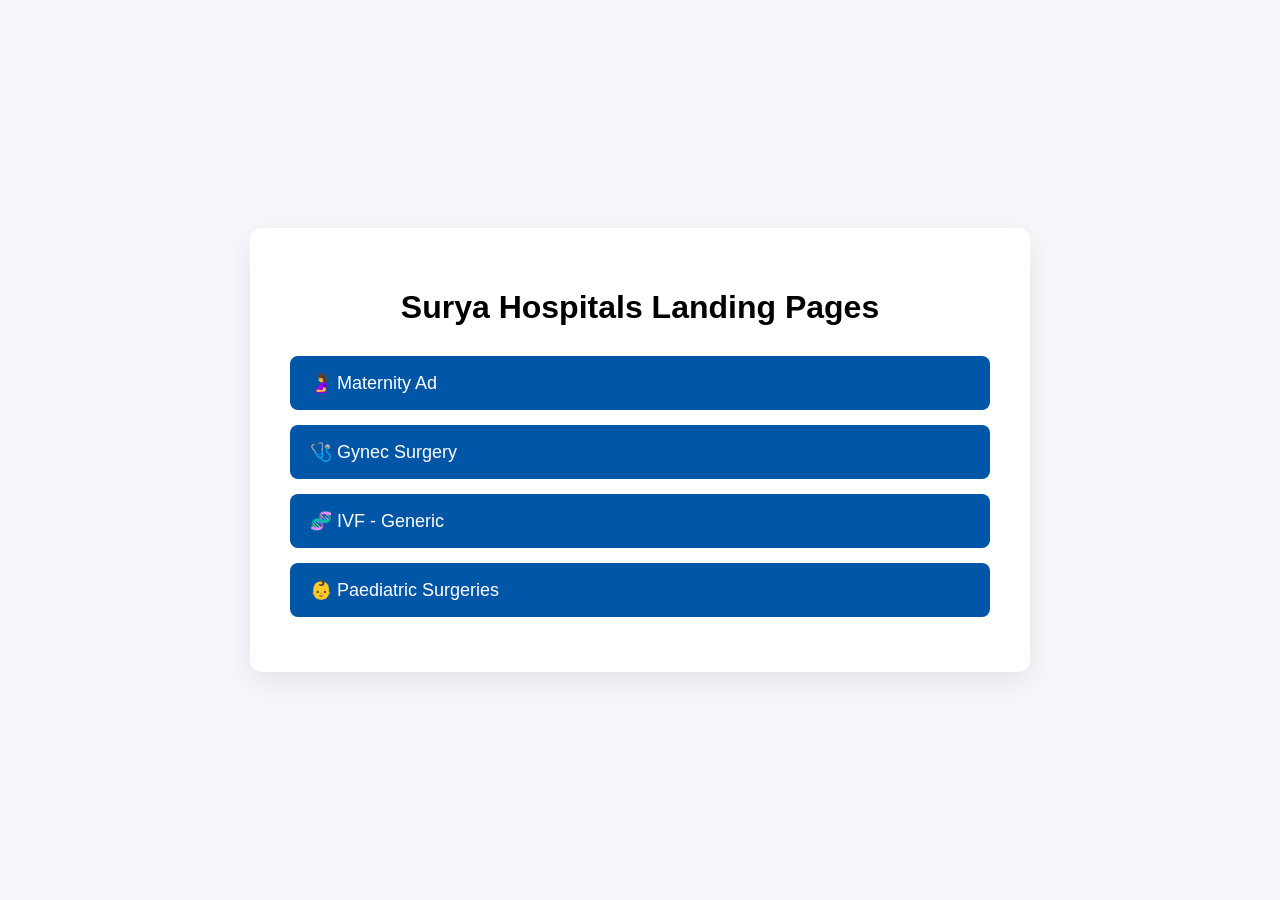
<file: index.html>
<!DOCTYPE html>
<html lang="en">

<head>
    <meta charset="UTF-8">
    <meta name="viewport" content="width=device-width, initial-scale=1.0">
    <title>Surya Hospitals Landing Pages</title>

    <style>
        body {
            font-family: Arial, sans-serif;
            background: #f5f7fb;
            display: flex;
            justify-content: center;
            align-items: center;
            min-height: 100vh;
            margin: 0;
        }

        .container {
            width: 90%;
            max-width: 700px;
            background: #fff;
            padding: 40px;
            border-radius: 12px;
            box-shadow: 0 10px 30px rgba(0, 0, 0, .08);
        }

        h1 {
            text-align: center;
            margin-bottom: 30px;
        }

        a {
            display: block;
            padding: 16px 20px;
            margin: 15px 0;
            background: #0056a6;
            color: #fff;
            text-decoration: none;
            border-radius: 8px;
            font-size: 18px;
            transition: .3s;
        }

        a:hover {
            background: #003f7d;
            transform: translateX(5px);
        }
    </style>
</head>




<body>

    <div class="container">

        <h1>Surya Hospitals Landing Pages</h1>

        <a href="./maternity-ad/">🤰 Maternity Ad</a>

        <a href="./gynec-surgery/">🩺 Gynec Surgery</a>

        <a href="./ivf-generic/">🧬 IVF - Generic</a>

        <a href="./paediatric-surgeries/">👶 Paediatric Surgeries</a>

    </div>

</body>

</html>
</file>
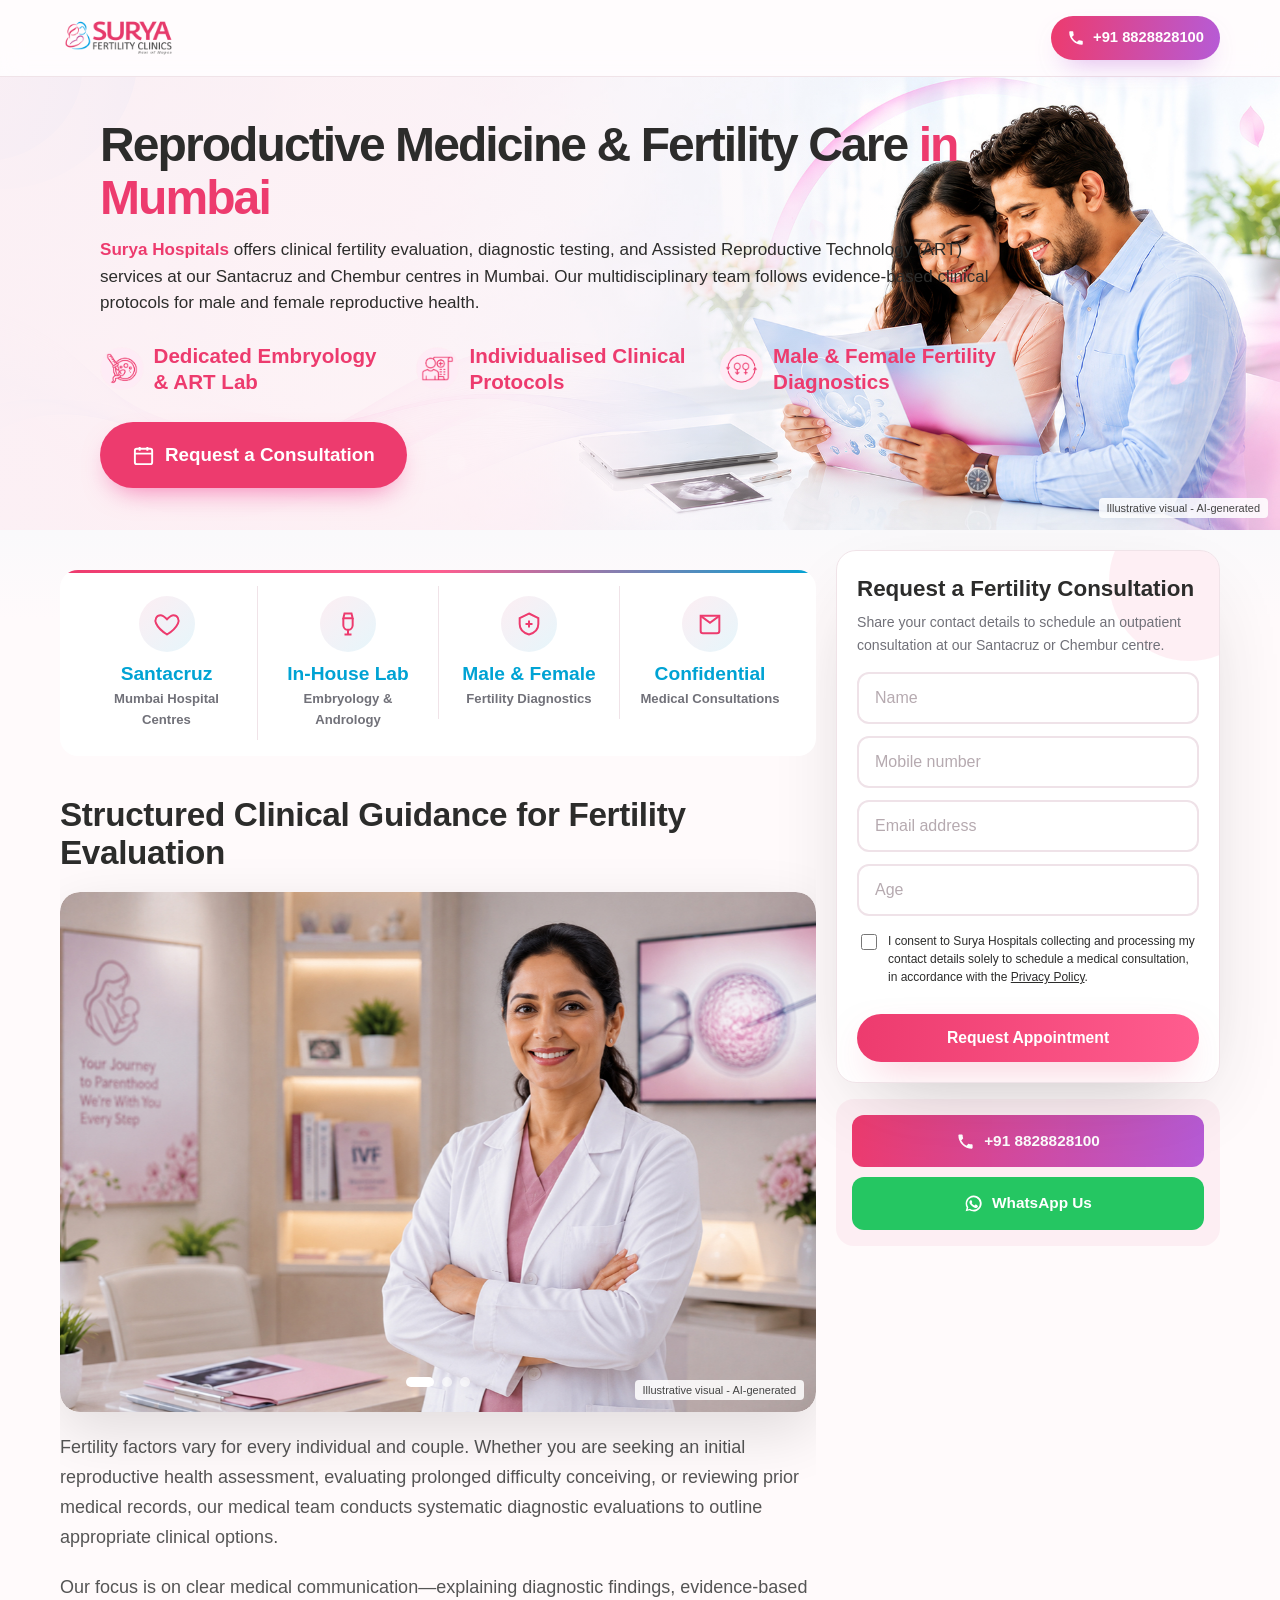
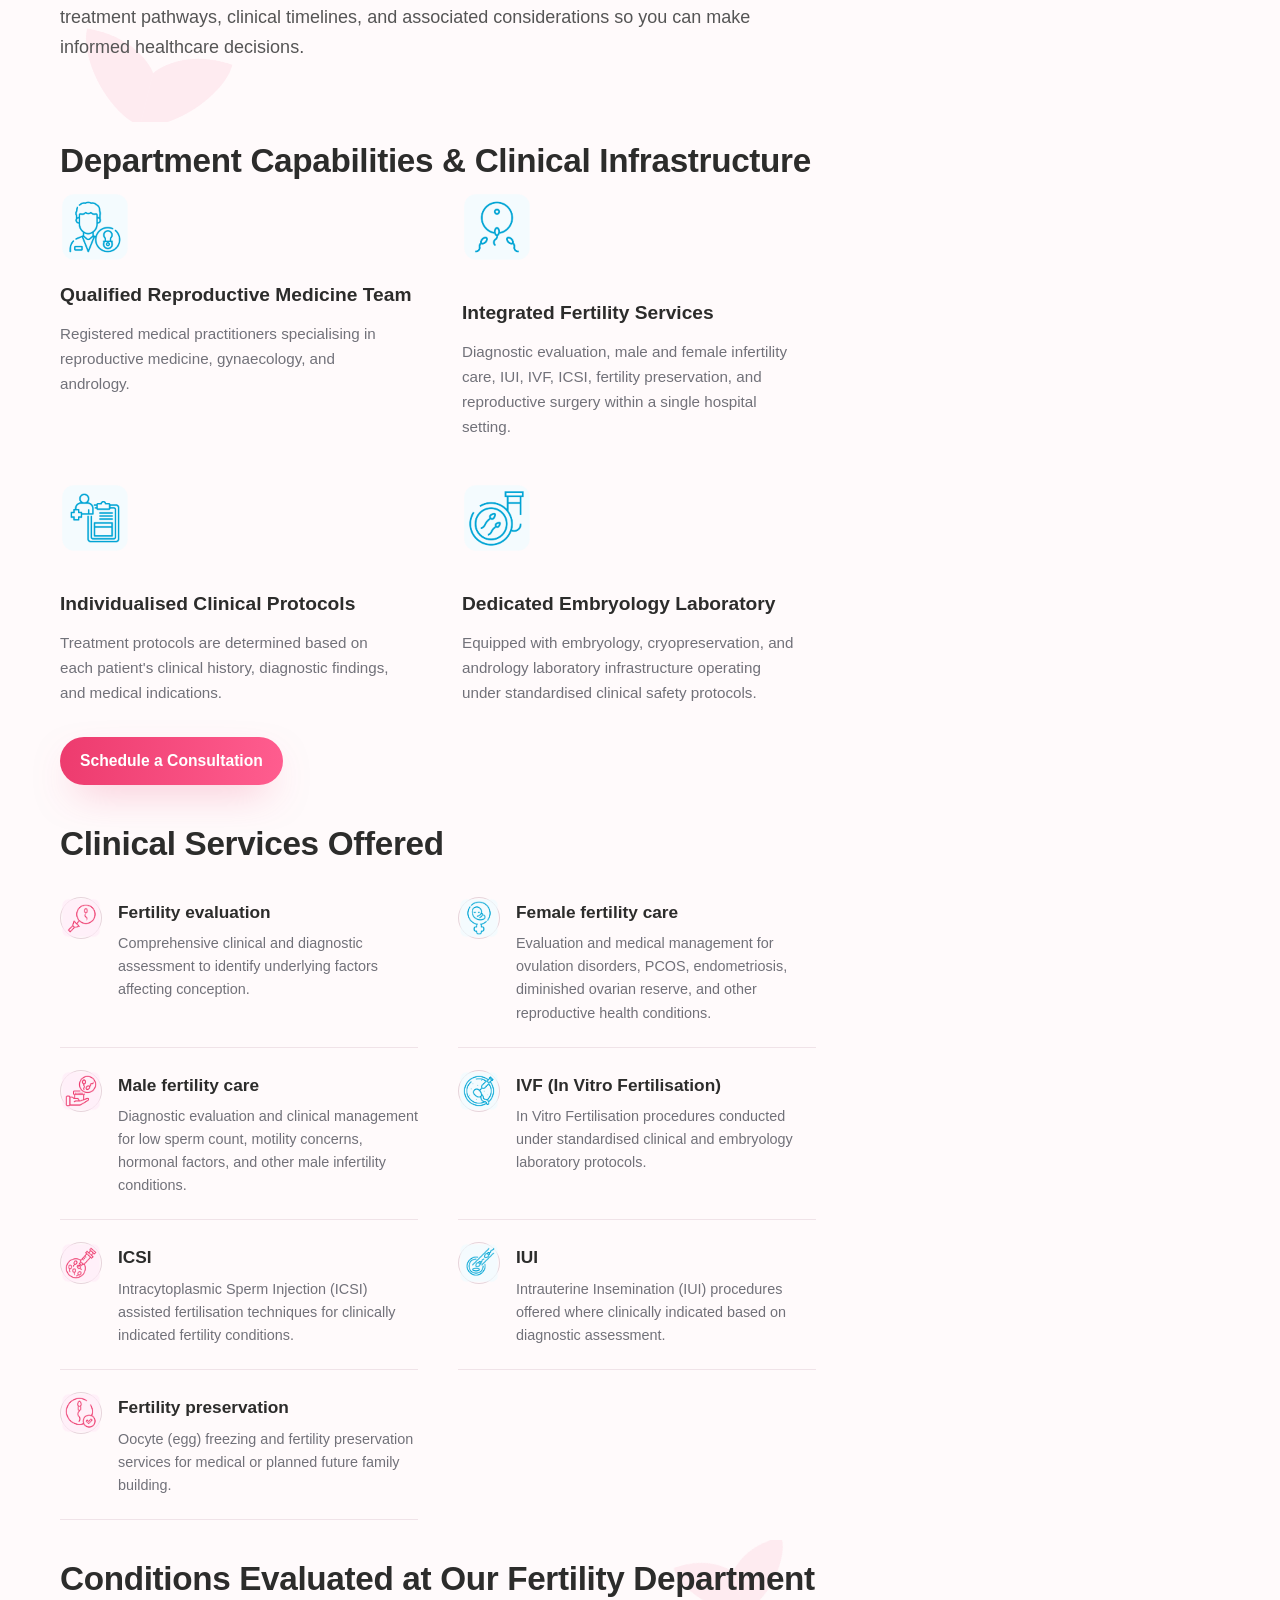
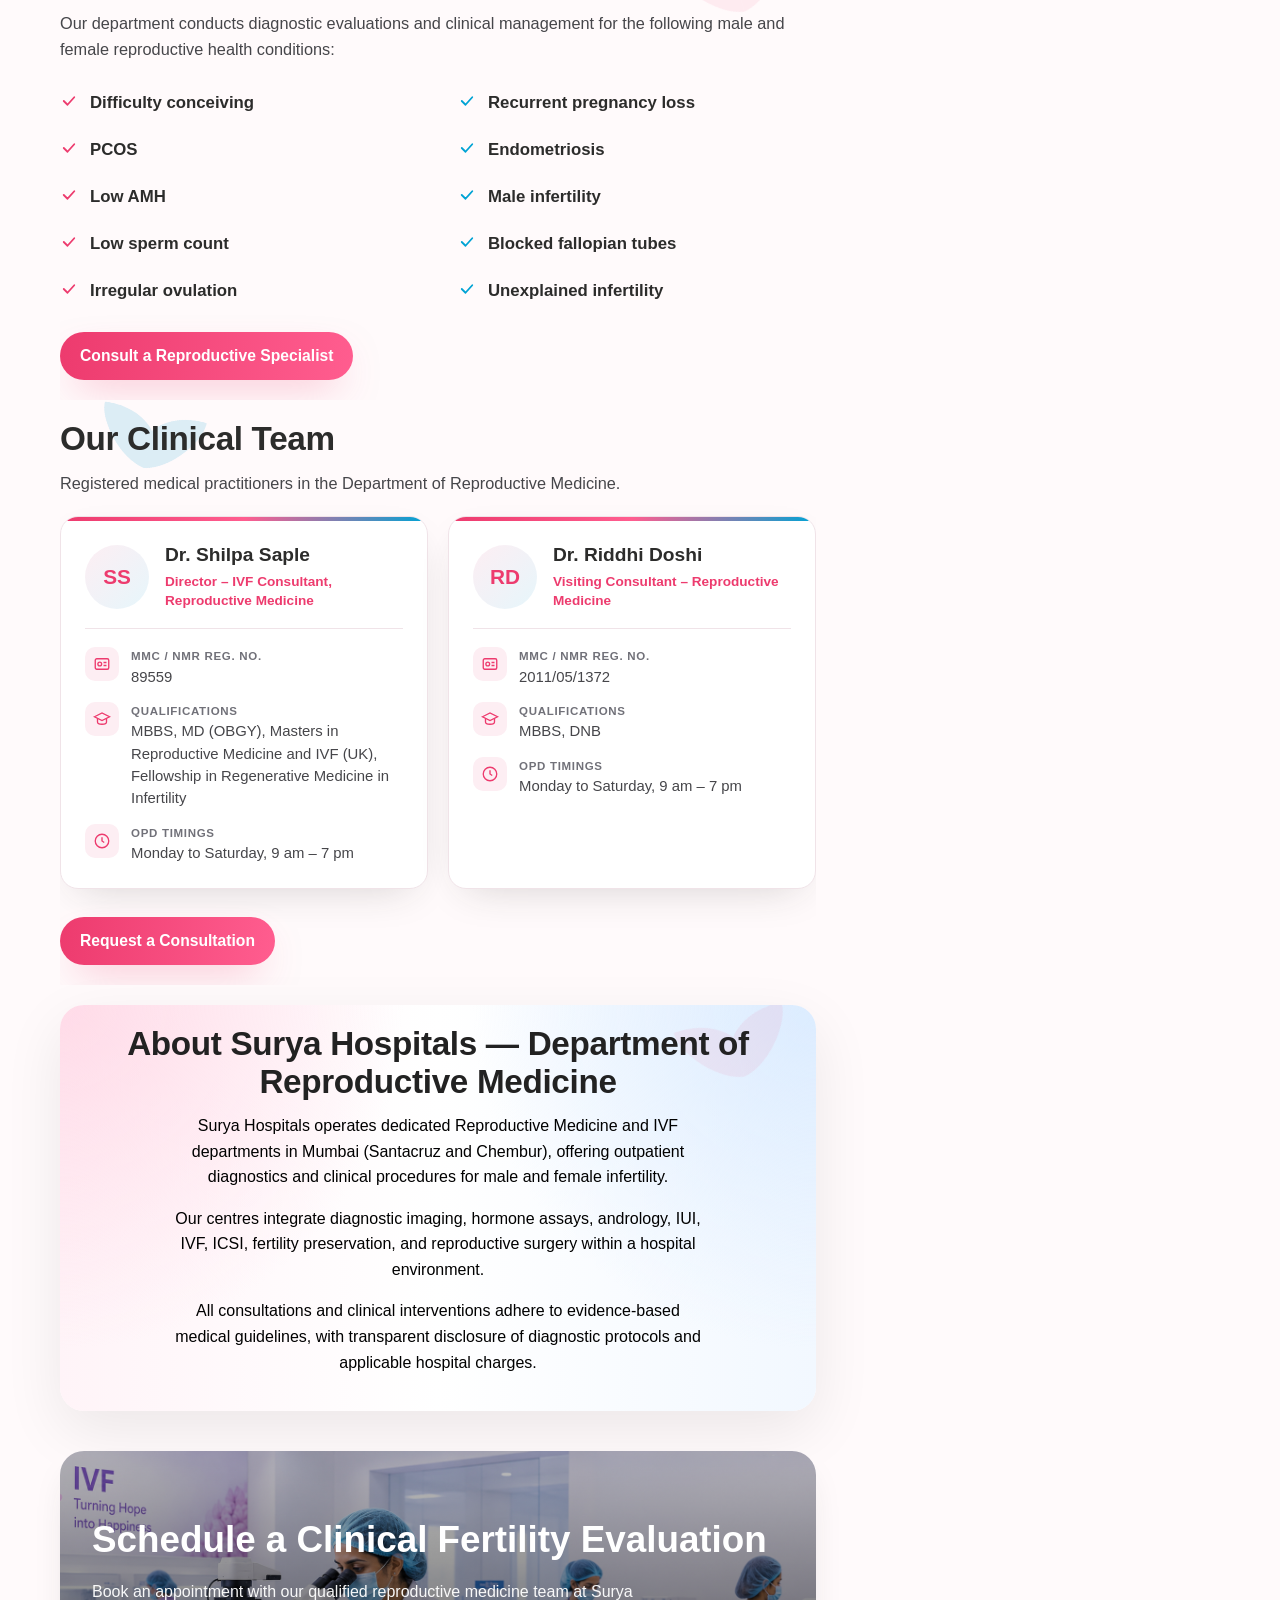
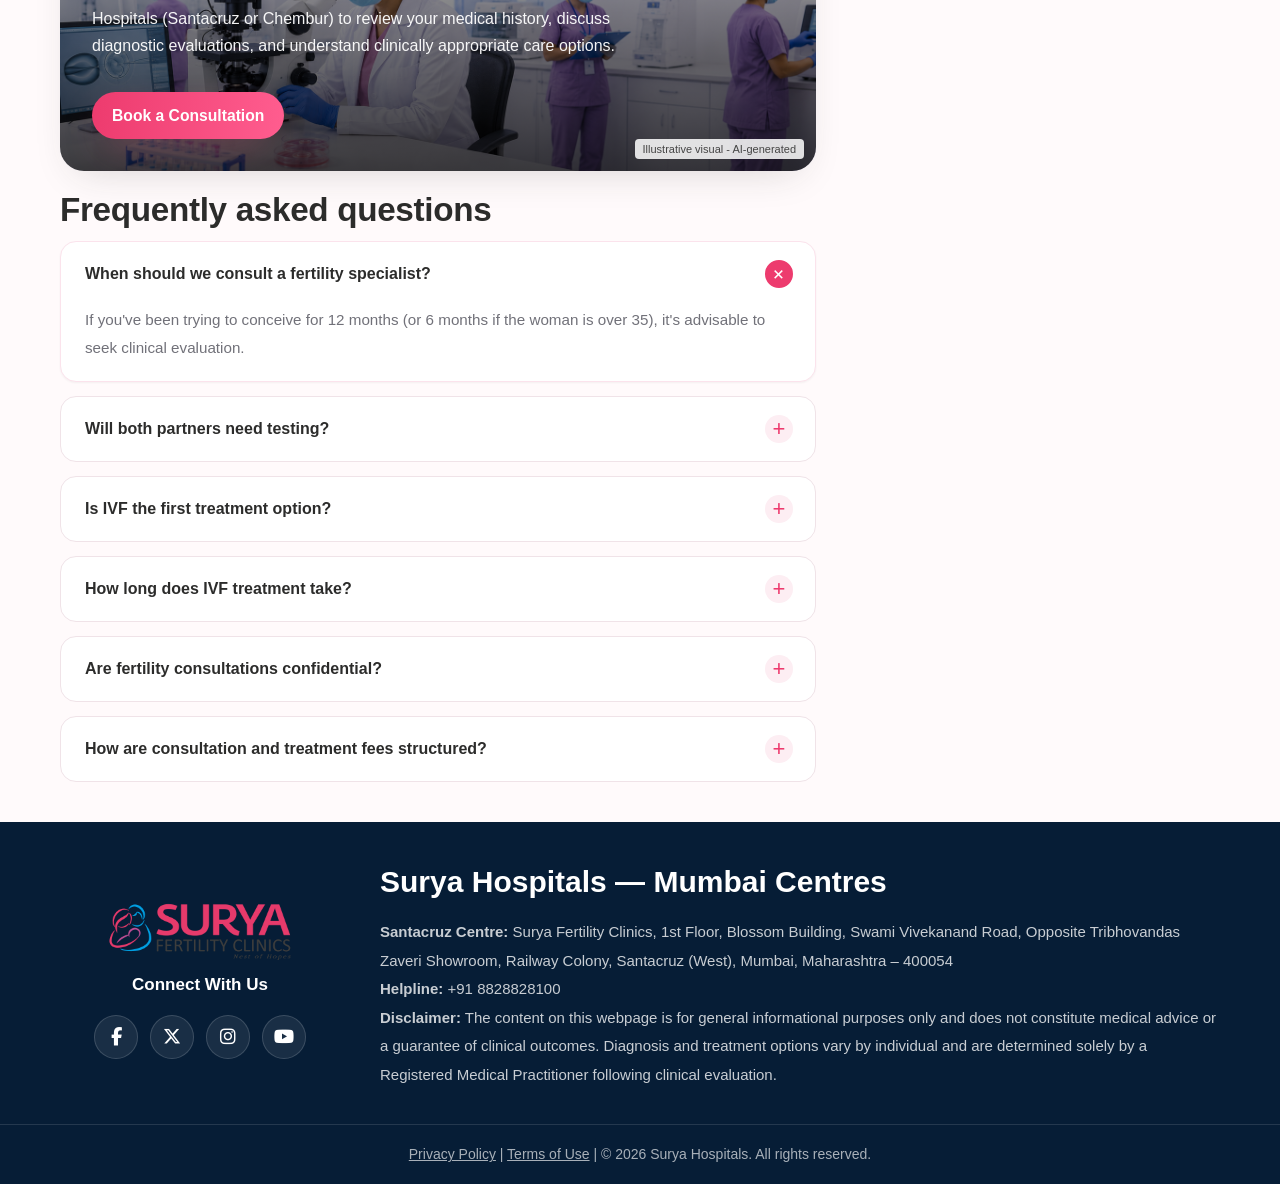
<file: ivf-generic/index.html>
<!DOCTYPE html>
<html lang="en">

<head>
    <meta charset="UTF-8" />
    <meta name="viewport" content="width=device-width, initial-scale=1.0" />
    <title>Surya Fertility Clinic — IVF & Fertility Centre, Mumbai | Surya Hospitals</title>
    <meta name="description"
        content="Department of Reproductive Medicine &amp; IVF at Surya Hospitals, Mumbai (Santacruz &amp; Chembur). Clinical fertility evaluation, IVF, ICSI, IUI, and fertility preservation services." />

    <link rel="preconnect" href="https://fonts.googleapis.com" />
    <link rel="preconnect" href="https://fonts.gstatic.com" crossorigin />
    <link
        href="https://fonts.googleapis.com/css2?family=Fraunces:opsz,wght@9..144,400;9..144,500;9..144,600;9..144,700&family=Plus+Jakarta+Sans:wght@400;500;600;700;800&display=swap"
        rel="stylesheet" />
    <link rel="stylesheet" href="https://cdn.jsdelivr.net/npm/swiper@11/swiper-bundle.min.css" />
    <link rel="stylesheet" href="https://cdnjs.cloudflare.com/ajax/libs/font-awesome/6.7.2/css/all.min.css">
    <link rel="stylesheet" href="css/styles.css" />
    <meta name="robots" content="noindex,nofollow">
</head>

<body>

    <!-- ============ HEADER ============ -->
    <header class="site-header" id="top">
        <div class="container site-header__inner">
            <a href="#top" class="brand" aria-label="Surya Hospitals home">
                <img src="assets/SH-Fertility-Clinic.png" alt="Surya Hospitals" class="brand__logo"
                    onerror="this.style.display='none';this.nextElementSibling.style.display='flex';" />
                <span class="brand__fallback" aria-hidden="true">SURYA<small>HOSPITALS</small></span>
            </a>

            <div class="site-header__actions">
                <a href="tel:+918828828100" class="hbtn hbtn--call">
                    <svg viewBox="0 0 24 24" fill="currentColor" aria-hidden="true">
                        <path
                            d="M6.6 10.8a15.6 15.6 0 006.6 6.6l2.2-2.2c.3-.3.7-.4 1-.2 1.1.4 2.3.6 3.6.6.6 0 1 .4 1 1V20c0 .6-.4 1-1 1A17 17 0 013 4c0-.6.4-1 1-1h3.4c.6 0 1 .4 1 1 0 1.3.2 2.5.6 3.6.1.4 0 .8-.3 1l-2.1 2.2z" />
                    </svg>
                    <span>+91 8828828100</span>
                </a>
                <!-- <a href="https://wa.me/918828828100?text=Hi,%20I%20would%20like%20more%20information%20about%20your%20IVF%20and%20fertility%20treatments"
                    target="_blank" rel="noopener" class="hbtn hbtn--wa">
                    <svg viewBox="0 0 24 24" fill="currentColor" aria-hidden="true">
                        <path
                            d="M12 2a10 10 0 00-8.6 15l-1.3 4.7 4.8-1.3A10 10 0 1012 2zm0 18a8 8 0 01-4.1-1.1l-.3-.2-2.9.8.8-2.8-.2-.3A8 8 0 1112 20zm4.6-6c-.3-.1-1.5-.7-1.7-.8-.2-.1-.4-.1-.6.1-.2.3-.6.8-.8 1-.1.1-.3.2-.5.1a6.5 6.5 0 01-3.2-2.8c-.2-.4.2-.4.6-1.2.1-.1 0-.3 0-.4l-.8-1.8c-.2-.5-.4-.4-.6-.4h-.5c-.2 0-.4.1-.7.3a3 3 0 00-.9 2.2c0 1.3 1 2.6 1.1 2.7.1.2 1.9 2.9 4.6 4 1.7.7 2.3.8 3.1.7.5-.1 1.5-.6 1.7-1.2.2-.6.2-1.1.1-1.2 0-.1-.2-.2-.4-.3z" />
                    </svg>
                    <span>WhatsApp Us</span>
                </a> -->
            </div>
        </div>
    </header>

    <!-- ============ HERO ============ -->
    <!-- <div class="container">
        <section class="hero-block">
            
            <h1 class="hero-title">Every Journey To Parenthood<span class="hero-title__accent">Deserves Hope</span>
            </h1>
            <p class="hero-lead">Some journeys take a little longer — but you don't have to walk them alone. Trust
                <strong>India's fertility care specialists</strong>. Our experienced team combines advanced reproductive
                technology with personalised care to help individuals and couples take confident steps towards the joy
                of parenthood.
            </p>
            <ul class="tick-list">
                <li>Advanced IVF Technology</li>
                <li>Personalised Fertility Treatment Plans</li>
                <li>Comprehensive Male &amp; Female Infertility Care</li>
            </ul>
            <a href="#lead-form" class="btn btn--primary js-scroll">Book Your Consultation</a>
        </section>
    </div> -->

    <section class="promo-hero">
        <picture class="promo-hero__media">
            <source media="(max-width: 640px)" srcset="assets/Home_Banner_Mobile_Image1.jpg" />
            <img class="promo-hero__img" src="assets/Home_Banner_image.jpg"
                alt="Illustrative visual of a couple at a fertility consultation" />
        </picture>
        <div class="promo-hero__scrim"></div>

        <div class="promo-hero__content">
            <h1 class="promo-hero__title">
                Reproductive Medicine &amp; Fertility Care
                <span class="promo-hero__title-accent">in Mumbai</span>
            </h1>

            <p class="promo-hero__lead">
                <strong class="promo-hero__amt">Surya Hospitals</strong> offers clinical fertility evaluation,
                diagnostic
                testing, and Assisted Reproductive Technology (ART) services at our Santacruz and Chembur centres in
                Mumbai. Our multidisciplinary team follows evidence-based clinical protocols for male and female
                reproductive health.
            </p>

            <ul class="promo-pills" role="list">
                <li class="promo-pill">
                    <span class="promo-pill__icon">
                        <!-- Replace with your own icon: assets/icon-post-delivery.png -->
                        <img src="assets/IVF_Web_icons-01.png" alt=""
                            style="width:70px;height:70px;object-fit:contain;" />
                    </span>
                    <span class="promo-pill__body">
                        <span class="promo-pill__val">Dedicated Embryology &amp; ART Lab</span>

                    </span>
                </li>

                <li class="promo-pill">
                    <span class="promo-pill__icon">
                        <!-- Replace with your own icon: assets/icon-room-upgrade.png -->
                        <img src="assets/IVF_Web_icons-02.png" alt=""
                            style="width:70px;height:70px;object-fit:contain;" />
                    </span>
                    <span class="promo-pill__body">
                        <span class="promo-pill__val">Individualised Clinical Protocols</span>

                    </span>
                </li>

                <li class="promo-pill">
                    <span class="promo-pill__icon">
                        <!-- Replace with your own icon: assets/icon-antenatal.png -->
                        <img src="assets/IVF_Web_icons-03.png" alt=""
                            style="width:70px;height:70px;object-fit:contain;" />
                    </span>
                    <span class="promo-pill__body">
                        <span class="promo-pill__val">Male &amp; Female Fertility Diagnostics</span>

                    </span>
                </li>
            </ul>

            <a href="#lead-form" class="promo-hero__cta">
                <svg viewBox="0 0 24 24" fill="none" stroke="currentColor" stroke-width="2" aria-hidden="true">
                    <rect x="3" y="5" width="18" height="16" rx="2" />
                    <path d="M3 10h18M8 3v4M16 3v4" />
                </svg>
                Request a Consultation
            </a>
        </div>
        <span class="ai-label"
            style="position:absolute;right:12px;bottom:12px;z-index:5;font-size:11px;line-height:1.3;color:#444;background:rgba(255,255,255,.85);padding:3px 8px;border-radius:4px;pointer-events:none;">Illustrative
            visual - AI-generated</span>
    </section>

    <!-- ============ LAYOUT: content left, sticky form right ============ -->
    <div class="container layout">

        <!-- BOOKING FORM (pinned right on desktop, under hero on mobile) -->
        <aside class="layout__aside">

            <div class="sticky-wrap">
                <div class="form-card" id="lead-form">
                    <div class="form-card__head">
                        <h2 class="form-card__title">Request a Fertility Consultation</h2>
                        <p class="form-card__sub">Share your contact details to schedule an outpatient consultation at
                            our Santacruz or Chembur centre.
                        </p>
                    </div>

                    <!-- Wired to the existing backend, matching the live site -->
                    <form id="leadForm" class="lead-form" method="post" action="process.php">
                        <div class="field">
                            <input type="text" name="name" placeholder="Name" autocomplete="name" required />
                        </div>
                        <div class="field">
                            <input type="tel" name="phone" placeholder="Mobile number" inputmode="numeric"
                                autocomplete="tel" pattern="[0-9+\s-]{10,15}" required />
                        </div>
                        <div class="field">
                            <input type="email" name="email" placeholder="Email address" autocomplete="email"
                                required />
                        </div>
                        <div class="field">
                            <input type="number" name="age" placeholder="Age" min="18" max="55" inputmode="numeric"
                                required />
                        </div>
                        <!-- <div class="field">
                            <select name="location" required>
                                <option value="" disabled selected>Preferred hospital location (Mumbai)</option>
                                <option>Santacruz</option>
                                <option>Chembur</option>
                            </select>
                        </div> -->
                        <label class="consent"
                            style="display:flex;gap:8px;align-items:flex-start;font-size:12px;line-height:1.5;color:inherit;text-align:left;margin:4px 0 12px;cursor:pointer;">
                            <input type="checkbox" name="consent" value="yes" required
                                style="width:16px;height:16px;min-width:16px;margin-top:2px;accent-color:currentColor;" />
                            <span>I consent to Surya Hospitals collecting and processing my contact details solely to
                                schedule a medical consultation, in accordance with the
                                <!-- TODO: replace # with Surya Hospitals' official Privacy Policy URL -->
                                <a href="https://suryahospitals.com/privacy-policy" target="_blank" rel="noopener"
                                    style="text-decoration:underline;">Privacy
                                    Policy</a>.</span>
                        </label>
                        <button type="submit" name="en" class="btn btn--primary btn--block">Request Appointment</button>

                    </form>
                </div>

                <div class="contact-stack">
                    <a href="tel:+918828828100" class="contact-btn contact-btn--call">
                        <svg viewBox="0 0 24 24" fill="currentColor" aria-hidden="true">
                            <path
                                d="M6.6 10.8a15.6 15.6 0 006.6 6.6l2.2-2.2c.3-.3.7-.4 1-.2 1.1.4 2.3.6 3.6.6.6 0 1 .4 1 1V20c0 .6-.4 1-1 1A17 17 0 013 4c0-.6.4-1 1-1h3.4c.6 0 1 .4 1 1 0 1.3.2 2.5.6 3.6.1.4 0 .8-.3 1l-2.1 2.2z" />
                        </svg> +91 8828828100
                    </a>
                    <a href="https://wa.me/918828828100?text=Hi,%20I%20would%20like%20more%20information%20about%20your%20IVF%20and%20fertility%20treatments"
                        target="_blank" rel="noopener" class="contact-btn contact-btn--wa">
                        <svg viewBox="0 0 24 24" fill="currentColor" aria-hidden="true">
                            <path
                                d="M12 2a10 10 0 00-8.6 15l-1.3 4.7 4.8-1.3A10 10 0 1012 2zm0 18a8 8 0 01-4.1-1.1l-.3-.2-2.9.8.8-2.8-.2-.3A8 8 0 1112 20zm4.6-6c-.3-.1-1.5-.7-1.7-.8-.2-.1-.4-.1-.6.1-.2.3-.6.8-.8 1-.1.1-.3.2-.5.1a6.5 6.5 0 01-3.2-2.8c-.2-.4.2-.4.6-1.2.1-.1 0-.3 0-.4l-.8-1.8c-.2-.5-.4-.4-.6-.4h-.5c-.2 0-.4.1-.7.3a3 3 0 00-.9 2.2c0 1.3 1 2.6 1.1 2.7.1.2 1.9 2.9 4.6 4 1.7.7 2.3.8 3.1.7.5-.1 1.5-.6 1.7-1.2.2-.6.2-1.1.1-1.2 0-.1-.2-.2-.4-.3z" />
                        </svg> WhatsApp Us
                    </a>
                </div>
            </div>
        </aside>

        <!-- TRUST STATS -->
        <section class="stats" aria-label="Surya Hospitals fertility department at a glance" style="align-items:start;">
            <div class="stat">
                <span class="stat__icon" style="width:56px;height:56px;min-width:56px;"><svg
                        style="width:28px;height:28px;" viewBox="0 0 24 24" fill="none" stroke="currentColor"
                        stroke-width="1.7">
                        <path
                            d="M12 21s-7-4.35-9.33-9.4C1.1 8.1 3 4.5 6.5 4.5 8.7 4.5 10 6 12 8c2-2 3.3-3.5 5.5-3.5 3.5 0 5.4 3.6 3.83 7.1C19 16.65 12 21 12 21z" />
                    </svg></span>
                <span class="stat__content"><span class="stat__num" style="font-size:1.2rem;line-height:1.25;">Santacruz
                    </span><span class="stat__lbl">Mumbai
                        Hospital Centres</span></span>
            </div>
            <div class="stat">
                <span class="stat__icon" style="width:56px;height:56px;min-width:56px;"><svg
                        style="width:28px;height:28px;" viewBox="0 0 24 24" fill="none" stroke="currentColor"
                        stroke-width="1.7">
                        <path d="M9 3h6l1 4H8l1-4z" />
                        <path d="M8 7v6a4 4 0 004 4 4 4 0 004-4V7" />
                        <path d="M12 17v4M9 21h6" />
                    </svg></span>
                <span class="stat__content"><span class="stat__num" style="font-size:1.2rem;line-height:1.25;">In-House
                        Lab</span><span class="stat__lbl">Embryology &amp;
                        Andrology</span></span>
            </div>
            <div class="stat">
                <span class="stat__icon" style="width:56px;height:56px;min-width:56px;"><svg
                        style="width:28px;height:28px;" viewBox="0 0 24 24" fill="none" stroke="currentColor"
                        stroke-width="1.7">
                        <path d="M12 3l8 4v5c0 4.4-3.4 7.7-8 9-4.6-1.3-8-4.6-8-9V7l8-4z" />
                        <path d="M12 9v6M9 12h6" />
                    </svg></span>
                <span class="stat__content"><span class="stat__num" style="font-size:1.2rem;line-height:1.25;">Male
                        &amp; Female</span><span class="stat__lbl">Fertility Diagnostics</span></span>
            </div>
            <div class="stat">
                <span class="stat__icon" style="width:56px;height:56px;min-width:56px;"><svg
                        style="width:28px;height:28px;" viewBox="0 0 24 24" fill="none" stroke="currentColor"
                        stroke-width="1.7">
                        <path d="M4 5h16v13a2 2 0 01-2 2H6a2 2 0 01-2-2V5z" />
                        <path d="M4 5l8 6 8-6" />
                    </svg></span>
                <span class="stat__content"><span class="stat__num"
                        style="font-size:1.2rem;line-height:1.25;">Confidential</span><span class="stat__lbl">Medical
                        Consultations</span></span>
            </div>
        </section>


        <!-- WHY / INTRO -->
        <section class="block bg-host" id="why">
            <img src="assets/Surya Logo-05.png" class="bg-item bg-item-2" alt="" aria-hidden="true">

            <h2 class="section-title">Structured Clinical Guidance for Fertility Evaluation</h2>

            <div class="why-grid">
                <div class="why-media">
                    <div class="swiper whySwiper">
                        <div class="swiper-wrapper">
                            <div class="swiper-slide">
                                <img src="assets/IVFBannerImages 1.jpg"
                                    alt="Surya Hospitals IVF &amp; Fertility Centre">
                            </div>
                            <div class="swiper-slide">
                                <img src="assets/IVFBannerImages 2.jpg" alt="Fertility Specialist Consultation">
                            </div>
                            <div class="swiper-slide">
                                <img src="assets/IVFBannerImages 3.jpg" alt="IVF Laboratory">
                            </div>
                        </div>
                        <div class="swiper-pagination why-pagination"></div>
                    </div>
                    <span class="ai-label"
                        style="position:absolute;right:12px;bottom:12px;z-index:5;font-size:11px;line-height:1.3;color:#444;background:rgba(255,255,255,.85);padding:3px 8px;border-radius:4px;pointer-events:none;">Illustrative
                        visual - AI-generated</span>

                    <!-- Floating Badge removed (NMC Clause 8.1(ix)).
                         Re-enable ONLY with a verifiable fact, e.g. NABH accreditation / ART registration no.
                    <div class="why-media__badge">
                        <span class="why-media__big">NABH</span>
                        <span class="why-media__cap">Accredited Hospital</span>
                    </div> -->
                </div>
                <div class="why-copy">
                    <p class="prose">Fertility factors vary for every individual and couple. Whether you are seeking an
                        initial reproductive health assessment, evaluating prolonged difficulty conceiving, or reviewing
                        prior medical records, our medical team conducts systematic diagnostic evaluations to outline
                        appropriate clinical options.</p>
                    <p class="prose">Our focus is on clear medical communication—explaining diagnostic findings,
                        evidence-based treatment pathways, clinical timelines, and associated considerations so you can
                        make informed healthcare decisions.</p>
                    <!-- <ul class="highlight-chips" role="list">
                        <li class="chip chip--pink">
                            <span class="chip__icon">✓</span> Advanced IVF technology
                        </li>
                        <li class="chip chip--blue">
                            <span class="chip__icon">✓</span> Personalised fertility treatment plans
                        </li>
                        <li class="chip chip--pink">
                            <span class="chip__icon">✓</span> Comprehensive male &amp; female infertility care
                        </li>
                    </ul> -->
                </div>
            </div>
        </section>

        <!-- WHY CHOOSE SURYA -->
        <!-- ============ WHY CHOOSE SURYA — no boxes ============ -->
        <section class="block" id="why-choose">
            <h2 class="section-title">Department Capabilities &amp; Clinical Infrastructure</h2>

            <div class="feature-list">
                <article class="feature-item">
                    <span class="feature-item__icon">
                        <img src="assets/IVF_Web_icons-04.png" alt="Personalised treatment plans"
                            style="width:70px;height:70px;object-fit:contain;">
                    </span>
                    <h3>Qualified Reproductive Medicine Team</h3>
                    <p>Registered medical practitioners specialising in reproductive medicine, gynaecology, and
                        andrology.</p>
                </article>

                <article class="feature-item">
                    <span class="feature-item__icon">
                        <span class="feature-item__icon">
                            <img src="assets/IVF_Web_icons-05.png" alt="Personalised treatment plans"
                                style="width:70px;height:70px;object-fit:contain;">
                        </span>
                    </span>
                    <h3>Integrated Fertility Services</h3>
                    <p>Diagnostic evaluation, male and female infertility care, IUI, IVF, ICSI, fertility preservation,
                        and reproductive surgery within a single hospital setting.</p>
                </article>

                <article class="feature-item">
                    <span class="feature-item__icon">
                        <span class="feature-item__icon">
                            <img src="assets/IVF_Web_icons-06.png" alt="Personalised treatment plans"
                                style="width:70px;height:70px;object-fit:contain;">
                        </span>
                    </span>
                    <h3>Individualised Clinical Protocols</h3>
                    <p>Treatment protocols are determined based on each patient's clinical history, diagnostic findings,
                        and medical indications.</p>
                </article>

                <article class="feature-item">
                    <span class="feature-item__icon">
                        <span class="feature-item__icon">
                            <img src="assets/IVF_Web_icons-07.png" alt="Personalised treatment plans"
                                style="width:70px;height:70px;object-fit:contain;">
                        </span>
                    </span>
                    <h3>Dedicated Embryology Laboratory</h3>
                    <p>Equipped with embryology, cryopreservation, and andrology laboratory infrastructure operating
                        under standardised clinical safety protocols.</p>
                </article>
            </div>
            <a href="#lead-form" class="btn btn--primary js-scroll" style="margin-top: 32px;">Schedule a
                Consultation</a>
        </section>

        <!-- ============ COMPREHENSIVE CARE — numbered index, no boxes ============ -->
        <!-- <section class="block" id="services">
            <h2 class="section-title">Comprehensive care under one roof</h2>

            <div class="care-index">
                <article class="care-row">
                    <span class="care-row__num">01</span>
                    <div class="care-row__body">
                        <h3>Fertility evaluation</h3>
                        <p>Comprehensive assessment to understand the underlying causes affecting conception.</p>
                    </div>
                </article>

                <article class="care-row">
                    <span class="care-row__num">02</span>
                    <div class="care-row__body">
                        <h3>Female fertility care</h3>
                        <p>Evaluation and treatment for ovulation disorders, PCOS, endometriosis, diminished ovarian
                            reserve and other reproductive health conditions.</p>
                    </div>
                </article>

                <article class="care-row">
                    <span class="care-row__num">03</span>
                    <div class="care-row__body">
                        <h3>Male fertility care</h3>
                        <p>Diagnosis and treatment for low sperm count, motility concerns, hormonal issues and other
                            male fertility factors.</p>
                    </div>
                </article>

                <article class="care-row">
                    <span class="care-row__num">04</span>
                    <div class="care-row__body">
                        <h3>IVF (In Vitro Fertilisation)</h3>
                        <p>Advanced IVF treatment designed around your unique fertility journey.</p>
                    </div>
                </article>

                <article class="care-row">
                    <span class="care-row__num">05</span>
                    <div class="care-row__body">
                        <h3>ICSI</h3>
                        <p>Specialised assisted fertilisation techniques for selected fertility conditions.</p>
                    </div>
                </article>

                <article class="care-row">
                    <span class="care-row__num">06</span>
                    <div class="care-row__body">
                        <h3>IUI</h3>
                        <p>An effective fertility treatment option for appropriately selected couples.</p>
                    </div>
                </article>

                <article class="care-row">
                    <span class="care-row__num">07</span>
                    <div class="care-row__body">
                        <h3>Fertility preservation</h3>
                        <p>Egg freezing and fertility preservation services for future family planning.</p>
                    </div>
                </article>
            </div>
        </section> -->

        <!-- SERVICES -->
        <section class="block" id="services">
            <h2 class="section-title">Clinical Services Offered</h2>

            <div class="services-list">
                <article class="service-row">
                    <span class="service-row__icon">
                        <img src="assets/IVF_Web_icons-08.png" alt="Personalised treatment plans"
                            style="width:70px;height:70px;object-fit:contain;">
                    </span>
                    <div class="service-row__body">
                        <h3>Fertility evaluation</h3>
                        <p>Comprehensive clinical and diagnostic assessment to identify underlying factors affecting
                            conception.</p>
                    </div>
                </article>

                <article class="service-row">
                    <span class="service-row__icon">
                        <img src="assets/IVF_Web_icons-09.png" alt="Personalised treatment plans"
                            style="width:70px;height:70px;object-fit:contain;">
                    </span>
                    <div class="service-row__body">
                        <h3>Female fertility care</h3>
                        <p>Evaluation and medical management for ovulation disorders, PCOS, endometriosis, diminished
                            ovarian reserve, and other reproductive health conditions.</p>
                    </div>
                </article>

                <article class="service-row">
                    <span class="service-row__icon">
                        <img src="assets/IVF_Web_icons-10.png" alt="Personalised treatment plans"
                            style="width:70px;height:70px;object-fit:contain;">
                    </span>
                    <div class="service-row__body">
                        <h3>Male fertility care</h3>
                        <p>Diagnostic evaluation and clinical management for low sperm count, motility concerns,
                            hormonal
                            factors, and other male infertility conditions.</p>
                    </div>
                </article>

                <article class="service-row">
                    <span class="service-row__icon">
                        <img src="assets/IVF_Web_icons-11.png" alt="Personalised treatment plans"
                            style="width:70px;height:70px;object-fit:contain;">
                    </span>
                    <div class="service-row__body">
                        <h3>IVF (In Vitro Fertilisation)</h3>
                        <p>In Vitro Fertilisation procedures conducted under standardised clinical and embryology
                            laboratory protocols.</p>
                    </div>
                </article>

                <article class="service-row">
                    <span class="service-row__icon">
                        <img src="assets/IVF_Web_icons-12.png" alt="Personalised treatment plans"
                            style="width:70px;height:70px;object-fit:contain;">
                    </span>
                    <div class="service-row__body">
                        <h3>ICSI</h3>
                        <p>Intracytoplasmic Sperm Injection (ICSI) assisted fertilisation techniques for clinically
                            indicated fertility conditions.</p>
                    </div>
                </article>

                <article class="service-row">
                    <span class="service-row__icon">
                        <img src="assets/IVF_Web_icons-13.png" alt="Personalised treatment plans"
                            style="width:70px;height:70px;object-fit:contain;">
                    </span>
                    <div class="service-row__body">
                        <h3>IUI</h3>
                        <p>Intrauterine Insemination (IUI) procedures offered where clinically indicated based on
                            diagnostic assessment.</p>
                    </div>
                </article>

                <article class="service-row">
                    <span class="service-row__icon">
                        <img src="assets/IVF_Web_icons-14.png" alt="Personalised treatment plans"
                            style="width:70px;height:70px;object-fit:contain;">
                    </span>
                    <div class="service-row__body">
                        <h3>Fertility preservation</h3>
                        <p>Oocyte (egg) freezing and fertility preservation services for medical or planned future
                            family building.</p>
                    </div>
                </article>
            </div>
        </section>

        <!-- FERTILITY CHALLENGES -->
        <!-- ============ FERTILITY CHALLENGES — no chip boxes ============ -->
        <section class="block bg-host" id="challenges">
            <img src="assets/Surya Logo-05.png" class="bg-item bg-item-3" alt="" aria-hidden="true">
            <h2 class="section-title">Conditions Evaluated at Our Fertility Department</h2>
            <p class="prose">Our department conducts diagnostic evaluations and clinical management for the following
                male and
                female reproductive health conditions:</p>

            <ul class="challenge-list" role="list">
                <li class="challenge-item">
                    <span class="challenge-item__icon"><svg viewBox="0 0 24 24" fill="none" stroke="currentColor"
                            stroke-width="2.4" stroke-linecap="round" stroke-linejoin="round">
                            <path d="M5 12l5 5 9-10" />
                        </svg></span> Difficulty conceiving
                </li>
                <li class="challenge-item">
                    <span class="challenge-item__icon"><svg viewBox="0 0 24 24" fill="none" stroke="currentColor"
                            stroke-width="2.4" stroke-linecap="round" stroke-linejoin="round">
                            <path d="M5 12l5 5 9-10" />
                        </svg></span> Recurrent pregnancy loss
                </li>
                <li class="challenge-item">
                    <span class="challenge-item__icon"><svg viewBox="0 0 24 24" fill="none" stroke="currentColor"
                            stroke-width="2.4" stroke-linecap="round" stroke-linejoin="round">
                            <path d="M5 12l5 5 9-10" />
                        </svg></span> PCOS
                </li>
                <li class="challenge-item">
                    <span class="challenge-item__icon"><svg viewBox="0 0 24 24" fill="none" stroke="currentColor"
                            stroke-width="2.4" stroke-linecap="round" stroke-linejoin="round">
                            <path d="M5 12l5 5 9-10" />
                        </svg></span> Endometriosis
                </li>
                <li class="challenge-item">
                    <span class="challenge-item__icon"><svg viewBox="0 0 24 24" fill="none" stroke="currentColor"
                            stroke-width="2.4" stroke-linecap="round" stroke-linejoin="round">
                            <path d="M5 12l5 5 9-10" />
                        </svg></span> Low AMH
                </li>
                <li class="challenge-item">
                    <span class="challenge-item__icon"><svg viewBox="0 0 24 24" fill="none" stroke="currentColor"
                            stroke-width="2.4" stroke-linecap="round" stroke-linejoin="round">
                            <path d="M5 12l5 5 9-10" />
                        </svg></span> Male infertility
                </li>
                <li class="challenge-item">
                    <span class="challenge-item__icon"><svg viewBox="0 0 24 24" fill="none" stroke="currentColor"
                            stroke-width="2.4" stroke-linecap="round" stroke-linejoin="round">
                            <path d="M5 12l5 5 9-10" />
                        </svg></span> Low sperm count
                </li>
                <li class="challenge-item">
                    <span class="challenge-item__icon"><svg viewBox="0 0 24 24" fill="none" stroke="currentColor"
                            stroke-width="2.4" stroke-linecap="round" stroke-linejoin="round">
                            <path d="M5 12l5 5 9-10" />
                        </svg></span> Blocked fallopian tubes
                </li>
                <li class="challenge-item">
                    <span class="challenge-item__icon"><svg viewBox="0 0 24 24" fill="none" stroke="currentColor"
                            stroke-width="2.4" stroke-linecap="round" stroke-linejoin="round">
                            <path d="M5 12l5 5 9-10" />
                        </svg></span> Irregular ovulation
                </li>
                <li class="challenge-item">
                    <span class="challenge-item__icon"><svg viewBox="0 0 24 24" fill="none" stroke="currentColor"
                            stroke-width="2.4" stroke-linecap="round" stroke-linejoin="round">
                            <path d="M5 12l5 5 9-10" />
                        </svg></span> Unexplained infertility
                </li>
            </ul>
            <a href="#lead-form" class="btn btn--primary js-scroll" style="margin-top:28px;">Consult a Reproductive
                Specialist</a>
        </section>



        <!-- OUR CLINICAL TEAM (factual doctor directory, NMC Clause 9.1 — no photos, ratings or patient quotes) -->
        <section class="block bg-host" id="clinical-team">
            <img src="assets/Surya Logo-04.png" class="bg-item bg-item-4" alt="" aria-hidden="true">

            <h2 class="section-title">Our Clinical Team</h2>
            <p class="prose">Registered medical practitioners in the Department of Reproductive Medicine.</p>

            <div
                style="display:grid;grid-template-columns:repeat(auto-fit,minmax(280px,1fr));gap:20px;margin-top:20px;">

                <!-- Doctor 1 -->
                <article
                    style="position:relative;overflow:hidden;background:#fff;border:1px solid var(--line);border-radius:18px;box-shadow:var(--shadow);padding:26px 24px 24px;display:flex;flex-direction:column;gap:18px;">
                    <span aria-hidden="true"
                        style="position:absolute;top:0;left:0;right:0;height:4px;background:linear-gradient(90deg,var(--pink),var(--pink-2),var(--blue));"></span>
                    <div style="display:flex;gap:16px;align-items:center;">
                        <span aria-hidden="true"
                            style="flex:0 0 64px;width:64px;height:64px;border-radius:50%;background:linear-gradient(135deg,var(--pink-soft),var(--blue-soft));color:var(--pink);font-weight:800;font-size:1.3rem;display:inline-flex;align-items:center;justify-content:center;">SS</span>
                        <div>
                            <h3 style="margin:0;font-size:1.2rem;line-height:1.3;color:var(--ink);">Dr. Shilpa Saple
                            </h3>
                            <p
                                style="margin:4px 0 0;font-size:.85rem;font-weight:700;line-height:1.4;color:var(--pink);">
                                Director – IVF Consultant, Reproductive Medicine</p>
                        </div>
                    </div>
                    <div style="height:1px;background:var(--line);"></div>
                    <div style="display:flex;flex-direction:column;gap:14px;">
                        <div style="display:flex;gap:12px;align-items:flex-start;">
                            <span
                                style="flex:0 0 34px;width:34px;height:34px;border-radius:10px;background:var(--pink-soft);color:var(--pink);display:inline-flex;align-items:center;justify-content:center;"><svg
                                    viewBox="0 0 24 24" fill="none" stroke="currentColor" stroke-width="1.8"
                                    style="width:18px;height:18px;">
                                    <rect x="3" y="5" width="18" height="14" rx="2" />
                                    <circle cx="9" cy="12" r="2.5" />
                                    <path d="M14 10h4M14 14h4" />
                                </svg></span>
                            <span style="display:flex;flex-direction:column;">
                                <span
                                    style="font-size:.72rem;font-weight:700;letter-spacing:.06em;text-transform:uppercase;color:var(--muted);">MMC
                                    / NMR Reg. No.</span>
                                <span style="font-size:.93rem;line-height:1.5;color:var(--ink-soft);">89559</span>
                            </span>
                        </div>
                        <div style="display:flex;gap:12px;align-items:flex-start;">
                            <span
                                style="flex:0 0 34px;width:34px;height:34px;border-radius:10px;background:var(--pink-soft);color:var(--pink);display:inline-flex;align-items:center;justify-content:center;"><svg
                                    viewBox="0 0 24 24" fill="none" stroke="currentColor" stroke-width="1.8"
                                    style="width:18px;height:18px;">
                                    <path d="M2 9l10-5 10 5-10 5L2 9z" />
                                    <path d="M6 11v5c0 1.5 2.7 3 6 3s6-1.5 6-3v-5" />
                                </svg></span>
                            <span style="display:flex;flex-direction:column;">
                                <span
                                    style="font-size:.72rem;font-weight:700;letter-spacing:.06em;text-transform:uppercase;color:var(--muted);">Qualifications</span>
                                <span style="font-size:.93rem;line-height:1.5;color:var(--ink-soft);">MBBS, MD (OBGY),
                                    Masters in Reproductive Medicine and IVF (UK), Fellowship in Regenerative Medicine
                                    in Infertility</span>
                            </span>
                        </div>
                        <div style="display:flex;gap:12px;align-items:flex-start;">
                            <span
                                style="flex:0 0 34px;width:34px;height:34px;border-radius:10px;background:var(--pink-soft);color:var(--pink);display:inline-flex;align-items:center;justify-content:center;"><svg
                                    viewBox="0 0 24 24" fill="none" stroke="currentColor" stroke-width="1.8"
                                    style="width:18px;height:18px;">
                                    <circle cx="12" cy="12" r="9" />
                                    <path d="M12 7v5l3 2" />
                                </svg></span>
                            <span style="display:flex;flex-direction:column;">
                                <span
                                    style="font-size:.72rem;font-weight:700;letter-spacing:.06em;text-transform:uppercase;color:var(--muted);">OPD
                                    Timings</span>
                                <span style="font-size:.93rem;line-height:1.5;color:var(--ink-soft);">Monday to
                                    Saturday, 9 am – 7 pm</span>
                            </span>
                        </div>
                    </div>
                </article>

                <!-- Doctor 2 -->
                <article
                    style="position:relative;overflow:hidden;background:#fff;border:1px solid var(--line);border-radius:18px;box-shadow:var(--shadow);padding:26px 24px 24px;display:flex;flex-direction:column;gap:18px;">
                    <span aria-hidden="true"
                        style="position:absolute;top:0;left:0;right:0;height:4px;background:linear-gradient(90deg,var(--pink),var(--pink-2),var(--blue));"></span>
                    <div style="display:flex;gap:16px;align-items:center;">
                        <span aria-hidden="true"
                            style="flex:0 0 64px;width:64px;height:64px;border-radius:50%;background:linear-gradient(135deg,var(--pink-soft),var(--blue-soft));color:var(--pink);font-weight:800;font-size:1.3rem;display:inline-flex;align-items:center;justify-content:center;">RD</span>
                        <div>
                            <h3 style="margin:0;font-size:1.2rem;line-height:1.3;color:var(--ink);">Dr. Riddhi Doshi
                            </h3>
                            <p
                                style="margin:4px 0 0;font-size:.85rem;font-weight:700;line-height:1.4;color:var(--pink);">
                                Visiting Consultant – Reproductive Medicine</p>
                        </div>
                    </div>
                    <div style="height:1px;background:var(--line);"></div>
                    <div style="display:flex;flex-direction:column;gap:14px;">
                        <div style="display:flex;gap:12px;align-items:flex-start;">
                            <span
                                style="flex:0 0 34px;width:34px;height:34px;border-radius:10px;background:var(--pink-soft);color:var(--pink);display:inline-flex;align-items:center;justify-content:center;"><svg
                                    viewBox="0 0 24 24" fill="none" stroke="currentColor" stroke-width="1.8"
                                    style="width:18px;height:18px;">
                                    <rect x="3" y="5" width="18" height="14" rx="2" />
                                    <circle cx="9" cy="12" r="2.5" />
                                    <path d="M14 10h4M14 14h4" />
                                </svg></span>
                            <span style="display:flex;flex-direction:column;">
                                <span
                                    style="font-size:.72rem;font-weight:700;letter-spacing:.06em;text-transform:uppercase;color:var(--muted);">MMC
                                    / NMR Reg. No.</span>
                                <span
                                    style="font-size:.93rem;line-height:1.5;color:var(--ink-soft);">2011/05/1372</span>
                            </span>
                        </div>
                        <div style="display:flex;gap:12px;align-items:flex-start;">
                            <span
                                style="flex:0 0 34px;width:34px;height:34px;border-radius:10px;background:var(--pink-soft);color:var(--pink);display:inline-flex;align-items:center;justify-content:center;"><svg
                                    viewBox="0 0 24 24" fill="none" stroke="currentColor" stroke-width="1.8"
                                    style="width:18px;height:18px;">
                                    <path d="M2 9l10-5 10 5-10 5L2 9z" />
                                    <path d="M6 11v5c0 1.5 2.7 3 6 3s6-1.5 6-3v-5" />
                                </svg></span>
                            <span style="display:flex;flex-direction:column;">
                                <span
                                    style="font-size:.72rem;font-weight:700;letter-spacing:.06em;text-transform:uppercase;color:var(--muted);">Qualifications</span>
                                <span style="font-size:.93rem;line-height:1.5;color:var(--ink-soft);">MBBS, DNB</span>
                            </span>
                        </div>
                        <div style="display:flex;gap:12px;align-items:flex-start;">
                            <span
                                style="flex:0 0 34px;width:34px;height:34px;border-radius:10px;background:var(--pink-soft);color:var(--pink);display:inline-flex;align-items:center;justify-content:center;"><svg
                                    viewBox="0 0 24 24" fill="none" stroke="currentColor" stroke-width="1.8"
                                    style="width:18px;height:18px;">
                                    <circle cx="12" cy="12" r="9" />
                                    <path d="M12 7v5l3 2" />
                                </svg></span>
                            <span style="display:flex;flex-direction:column;">
                                <span
                                    style="font-size:.72rem;font-weight:700;letter-spacing:.06em;text-transform:uppercase;color:var(--muted);">OPD
                                    Timings</span>
                                <span style="font-size:.93rem;line-height:1.5;color:var(--ink-soft);">Monday to
                                    Saturday, 9 am – 7 pm</span>
                            </span>
                        </div>
                    </div>
                </article>

            </div>

            <a href="#lead-form" class="btn btn--primary js-scroll" style="margin-top:28px;">Request a Consultation</a>
        </section>

        <!-- ABOUT -->
        <section class="promise">
            <img src="assets/Surya Logo-05.png" class="bg-item bg-item-3" alt="" aria-hidden="true">

            <h2 class="section-title section-title--light">About Surya Hospitals — Department of Reproductive Medicine
            </h2>
            <p class="promise__text">Surya Hospitals operates dedicated Reproductive Medicine and IVF departments in
                Mumbai (Santacruz and Chembur), offering outpatient diagnostics and clinical procedures for male and
                female infertility.
            </p>
            <p class="promise__text">Our centres integrate diagnostic imaging, hormone assays, andrology, IUI, IVF,
                ICSI,
                fertility preservation, and reproductive surgery within a hospital environment.
            </p>
            <p class="promise__text">All consultations and clinical interventions adhere to evidence-based medical
                guidelines, with transparent disclosure of diagnostic protocols and applicable hospital charges.
            </p>
        </section>

        <!-- JOURNEY / FINAL CTA IMAGE BAND -->
        <section class="journey">
            <img src="assets/IVFBannerImages4.jpg" alt="Surya Hospitals IVF &amp; Fertility Centre"
                onerror="if(!this.dataset.fb){this.dataset.fb=1;this.src='https://picsum.photos/seed/suryaivf/1200/520';}else{this.remove();}" />
            <span class="ai-label"
                style="position:absolute;right:12px;bottom:12px;z-index:5;font-size:11px;line-height:1.3;color:#444;background:rgba(255,255,255,.85);padding:3px 8px;border-radius:4px;pointer-events:none;">Illustrative
                visual - AI-generated</span>
            <div class="journey__overlay">
                <h2>Schedule a Clinical Fertility Evaluation</h2>
                <p>Book an appointment with our qualified reproductive medicine team at Surya Hospitals (Santacruz or
                    Chembur) to review your medical history, discuss diagnostic evaluations, and understand clinically
                    appropriate care options.</p>
                <a href="#lead-form" class="btn btn--primary js-scroll" style="margin-top:16px;">Book a
                    Consultation</a>
            </div>
        </section>

        <!-- FAQ -->
        <section class="block" id="faq">
            <h2 class="section-title">Frequently asked questions</h2>

            <div class="faq-list">
                <details class="faq-item" open>
                    <summary>When should we consult a fertility specialist?</summary>
                    <div class="faq-answer">
                        <p>If you've been trying to conceive for 12 months (or 6 months if the woman is over 35), it's
                            advisable to seek clinical evaluation.</p>
                    </div>
                </details>
                <details class="faq-item">
                    <summary>Will both partners need testing?</summary>
                    <div class="faq-answer">
                        <p>Yes. Fertility concerns may involve male factors, female factors, or both. Evaluation helps
                            determine the most appropriate treatment.</p>
                    </div>
                </details>
                <details class="faq-item">
                    <summary>Is IVF the first treatment option?</summary>
                    <div class="faq-answer">
                        <p>Not always. Depending on your diagnosis, treatment may begin with lifestyle changes,
                            medication, IUI, or other fertility treatments before IVF is recommended.</p>
                    </div>
                </details>
                <details class="faq-item">
                    <summary>How long does IVF treatment take?</summary>
                    <div class="faq-answer">
                        <p>The treatment timeline varies based on your personalised plan. Your fertility specialist will
                            explain each stage during your consultation.</p>
                    </div>
                </details>
                <details class="faq-item">
                    <summary>Are fertility consultations confidential?</summary>
                    <div class="faq-answer">
                        <p>Yes. All medical records and personal details are handled in accordance with patient
                            confidentiality standards and applicable data protection laws.</p>
                    </div>
                </details>
                <details class="faq-item">
                    <summary>How are consultation and treatment fees structured?</summary>
                    <div class="faq-answer">
                        <p>Consultation charges and procedure estimates are shared transparently at the hospital desk
                            following clinical evaluation, based on the specific diagnostic tests or protocols medically
                            indicated.</p>
                    </div>
                </details>
            </div>
        </section>

    </div>

    <!-- ============ FOOTER ============ -->
    <footer class="footer">
        <div class="container footer__inner">

            <div class="footer__left">
                <a href="#top" class="footer__logo-link" aria-label="Surya Hospitals home">
                    <img src="assets/SH-Fertility-Clinic.png" alt="Surya Hospitals" class="footer__logo"
                        onerror="this.style.display='none';this.nextElementSibling.style.display='flex';" />
                    <span class="brand__fallback brand__fallback--footer"
                        aria-hidden="true">SURYA<small>HOSPITALS</small></span>
                </a>

                <h4 class="footer__title">Connect With Us</h4>

                <div class="footer__social">
                    <a href="https://www.facebook.com/suryahospitalsindia/" target="_blank" aria-label="Facebook">
                        <i class="fab fa-facebook-f"></i>
                    </a>
                    <a href="https://twitter.com/SuryaHospitals" target="_blank" aria-label="Twitter">
                        <i class="fab fa-x-twitter"></i>
                    </a>
                    <a href="https://www.instagram.com/suryahospitals/" target="_blank" aria-label="Instagram">
                        <i class="fab fa-instagram"></i>
                    </a>
                    <a href="https://www.youtube.com/channel/UCd4zax49Ge9KECO48XyruVA" target="_blank"
                        aria-label="YouTube">
                        <i class="fab fa-youtube"></i>
                    </a>
                </div>
            </div>

            <div class="footer__right">
                <h3>Surya Hospitals — Mumbai Centres</h3>
                <!-- TODO: fill every [ ] with verified details before publishing -->
                <p class="footer__disclaimer">
                    <strong>Santacruz Centre:</strong> Surya Fertility Clinics, 1st Floor, Blossom Building, Swami
                    Vivekanand Road, Opposite Tribhovandas Zaveri Showroom, Railway Colony, Santacruz (West), Mumbai,
                    Maharashtra – 400054<br>
                    <!-- <strong>Chembur Centre:</strong> [Insert full address]<br> -->
                    <strong>Helpline:</strong> <a href="tel:+918828828100">+91 8828828100</a><br>
                    <!-- <strong>Clinical Establishment / ART Clinic Reg. No.:</strong> [Insert Registration Numbers]<br>
                    <strong>Accreditation:</strong> [Insert NABH/NABL status if applicable] -->
                </p>
                <p class="footer__disclaimer">
                    <strong>Disclaimer:</strong> The content on this webpage is for general informational purposes only
                    and does not constitute medical advice or a guarantee of clinical outcomes. Diagnosis and treatment
                    options vary by individual and are determined solely by a Registered Medical Practitioner following
                    clinical evaluation.
                </p>
            </div>

        </div>

        <div class="footer__bottom">
            <div class="container">
                <p><a href="https://suryahospitals.com/privacy-policy" target="_blank" rel="noopener"
                        style="color:inherit;text-decoration:underline;">Privacy
                        Policy</a> | <a href="https://suryahospitals.com/terms-conditions" target="_blank"
                        rel="noopener" style="color:inherit;text-decoration:underline;">Terms of Use</a> | © <span
                        id="year"></span> Surya Hospitals. All rights
                    reserved.</p>
            </div>
        </div>
    </footer>

    <!-- ============ MOBILE BOTTOM BAR ============ -->
    <nav class="mobilebar" aria-label="Quick actions">
        <a href="#lead-form" class="mobilebar__btn mobilebar__btn--enq js-scroll">
            <svg viewBox="0 0 24 24" fill="currentColor" aria-hidden="true">
                <path d="M4 4h16v12H7l-3 3z" />
            </svg>
            <span>Enquire</span>
        </a>
        <a href="https://wa.me/918828828100?text=Hi,%20I%20would%20like%20more%20information%20about%20your%20IVF%20and%20fertility%20treatments"
            target="_blank" rel="noopener" class="mobilebar__btn mobilebar__btn--wa">
            <svg viewBox="0 0 24 24" fill="currentColor" aria-hidden="true">
                <path
                    d="M12 2a10 10 0 00-8.6 15l-1.3 4.7 4.8-1.3A10 10 0 1012 2zm4.6 12c-.3-.1-1.5-.7-1.7-.8-.2-.1-.4-.1-.6.1-.2.3-.6.8-.8 1-.1.1-.3.2-.5.1a6.5 6.5 0 01-3.2-2.8c-.2-.4.2-.4.6-1.2.1-.1 0-.3 0-.4l-.8-1.8c-.2-.5-.4-.4-.6-.4h-.5c-.2 0-.4.1-.7.3a3 3 0 00-.9 2.2c0 1.3 1 2.6 1.1 2.7.1.2 1.9 2.9 4.6 4 1.7.7 2.3.8 3.1.7.5-.1 1.5-.6 1.7-1.2.2-.6.2-1.1.1-1.2z" />
            </svg>
            <span>WhatsApp</span>
        </a>
        <a href="tel:+918828828100" class="mobilebar__btn mobilebar__btn--call">
            <svg viewBox="0 0 24 24" fill="currentColor" aria-hidden="true">
                <path
                    d="M6.6 10.8a15.6 15.6 0 006.6 6.6l2.2-2.2c.3-.3.7-.4 1-.2 1.1.4 2.3.6 3.6.6.6 0 1 .4 1 1V20c0 .6-.4 1-1 1A17 17 0 013 4c0-.6.4-1 1-1h3.4c.6 0 1 .4 1 1 0 1.3.2 2.5.6 3.6.1.4 0 .8-.3 1l-2.1 2.2z" />
            </svg>
            <span>Call</span>
        </a>
    </nav>

    <script src="js/script.js"></script>
    <script src="https://cdn.jsdelivr.net/npm/swiper@11/swiper-bundle.min.js"></script>
    <script>
        const swiper = new Swiper(".testimonialSwiper", {
            loop: true,
            spaceBetween: 30,
            autoplay: {
                delay: 5000,
                disableOnInteraction: false,
            },
            pagination: {
                el: ".swiper-pagination",
                clickable: true,
            },
            navigation: {
                nextEl: ".swiper-button-next",
                prevEl: ".swiper-button-prev",
            },
            breakpoints: {
                0: {
                    slidesPerView: 1
                },
                768: {
                    slidesPerView: 1
                },
                1200: {
                    slidesPerView: 1
                },
            },
            on: {
                init: function () {
                    refreshReadMoreButtons();
                },
                slideChangeTransitionEnd: function () {
                    refreshReadMoreButtons();
                },
            },
        });

        const whySwiper = new Swiper(".whySwiper", {
            loop: true,
            effect: "fade",
            fadeEffect: {
                crossFade: true
            },
            speed: 1000,
            autoplay: {
                delay: 3500,
                disableOnInteraction: false,
            },
            pagination: {
                el: ".why-pagination",
                clickable: true,
            },
        });
    </script>
</body>

</html>
</file>
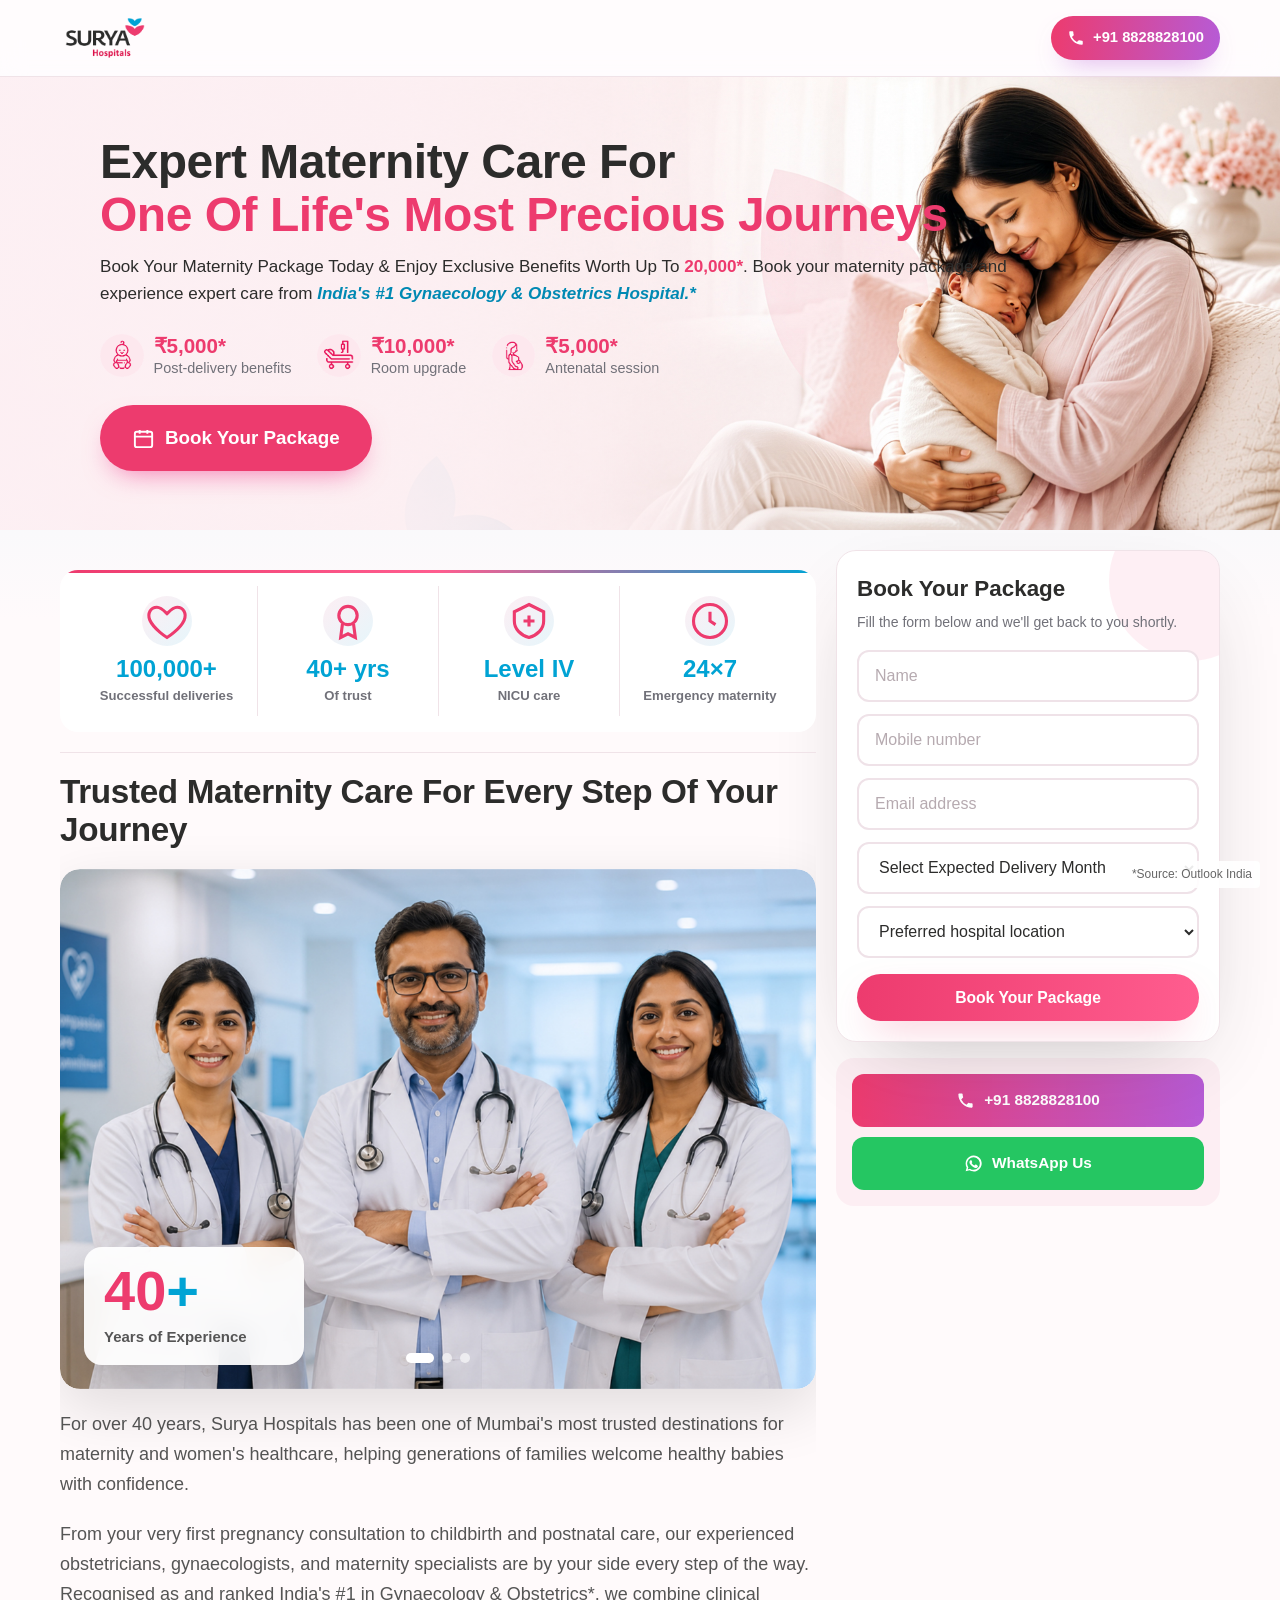
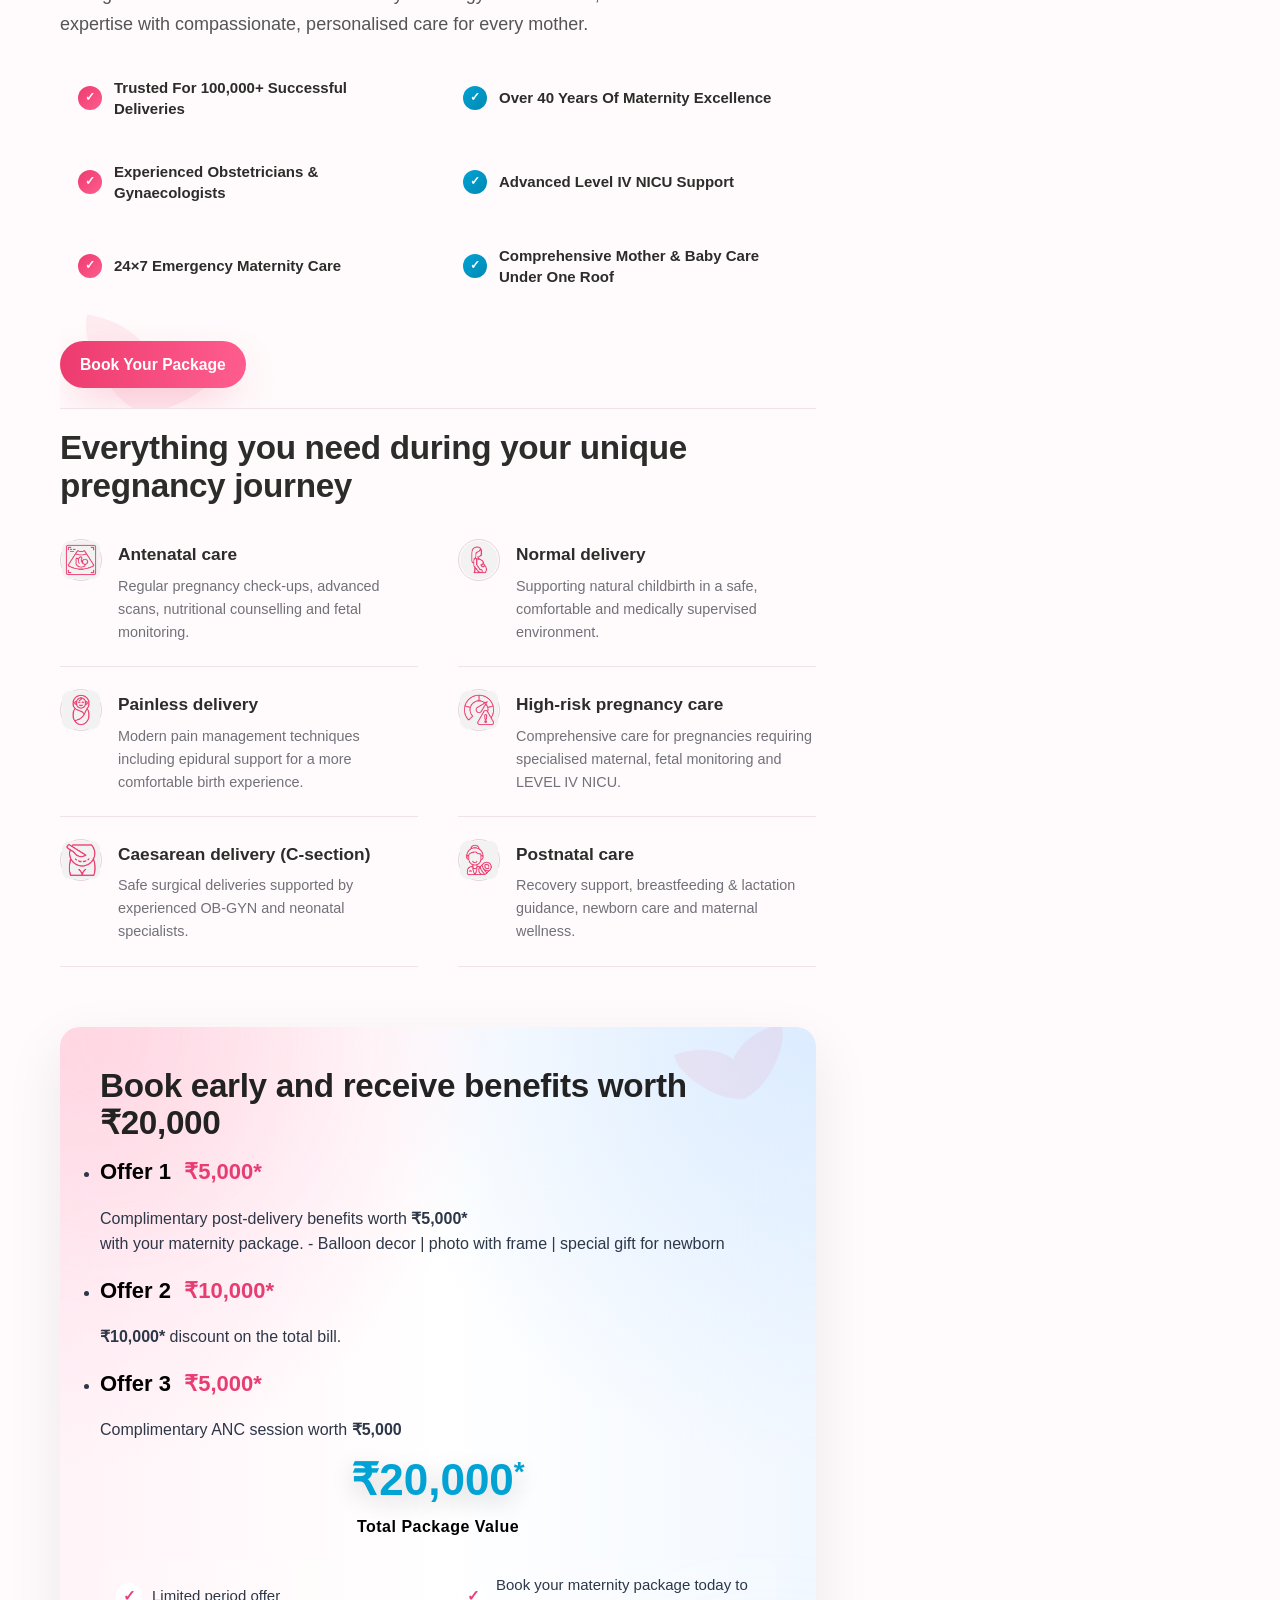
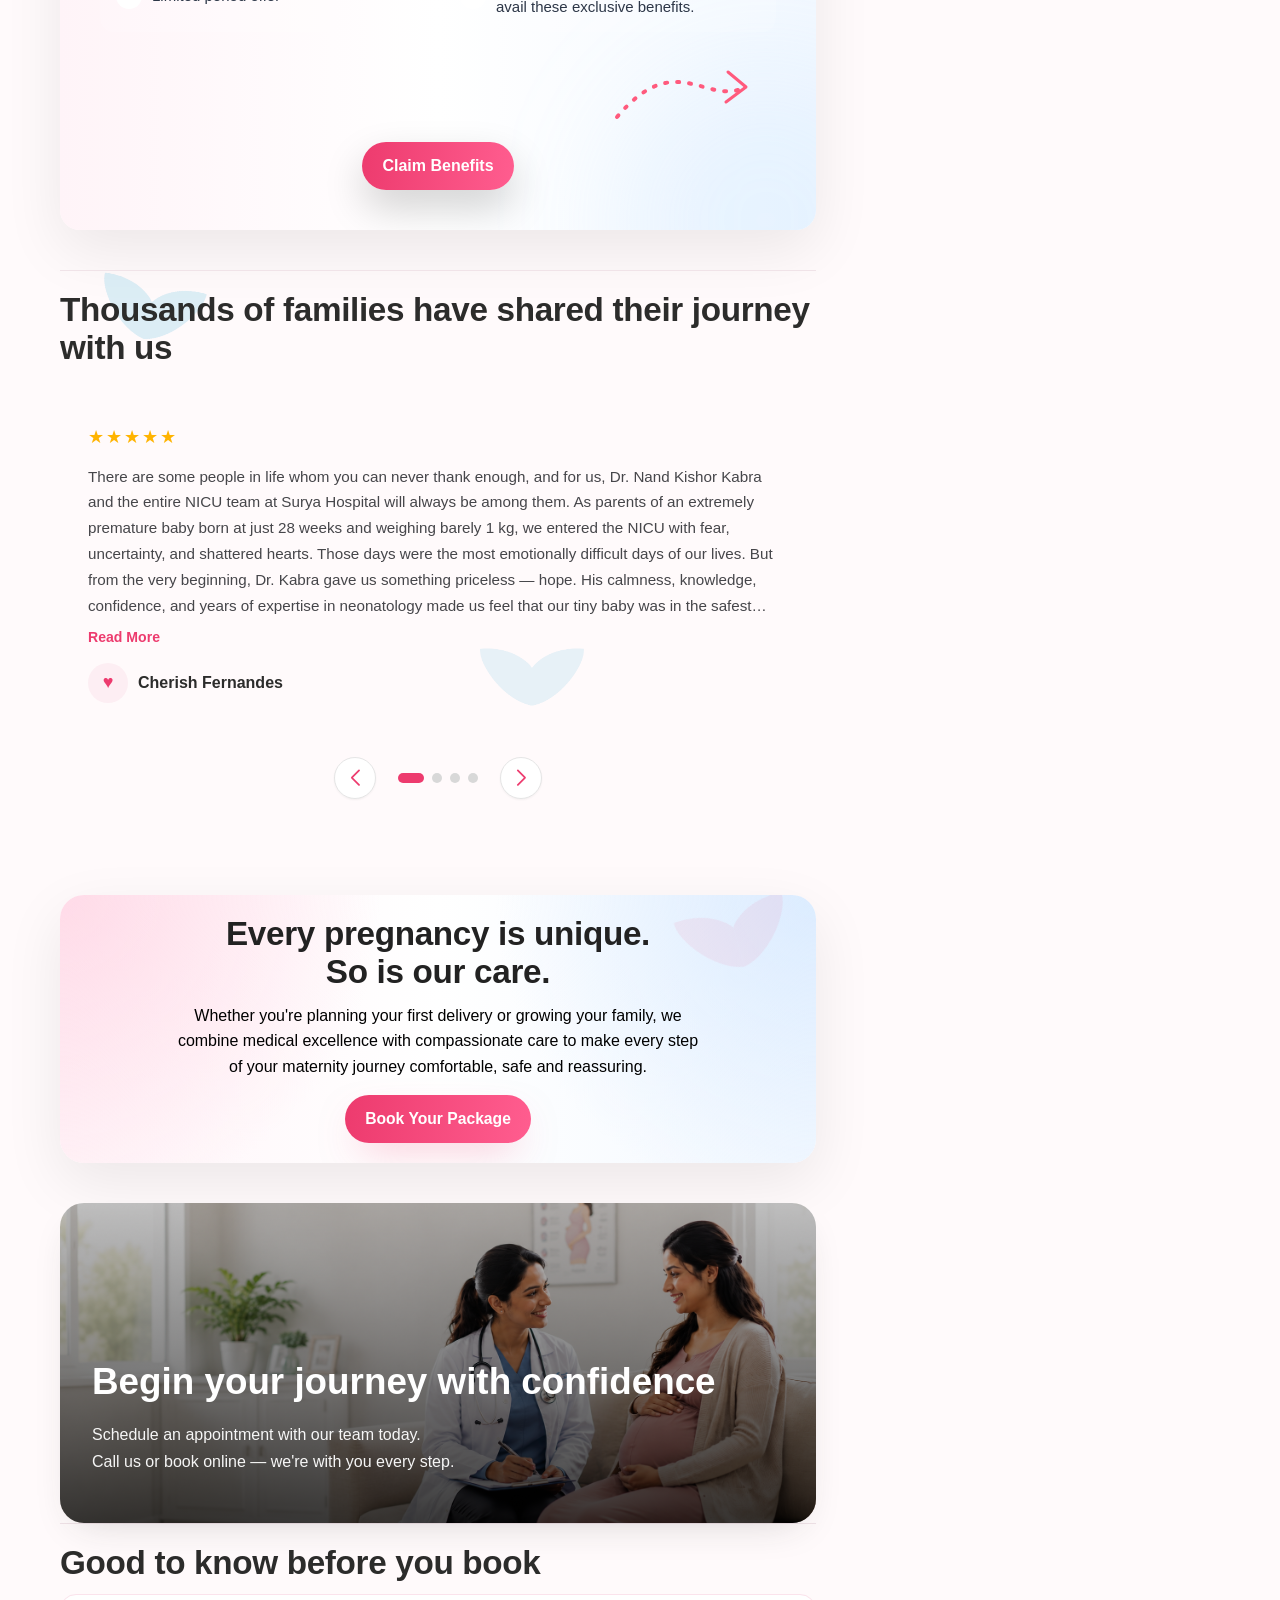
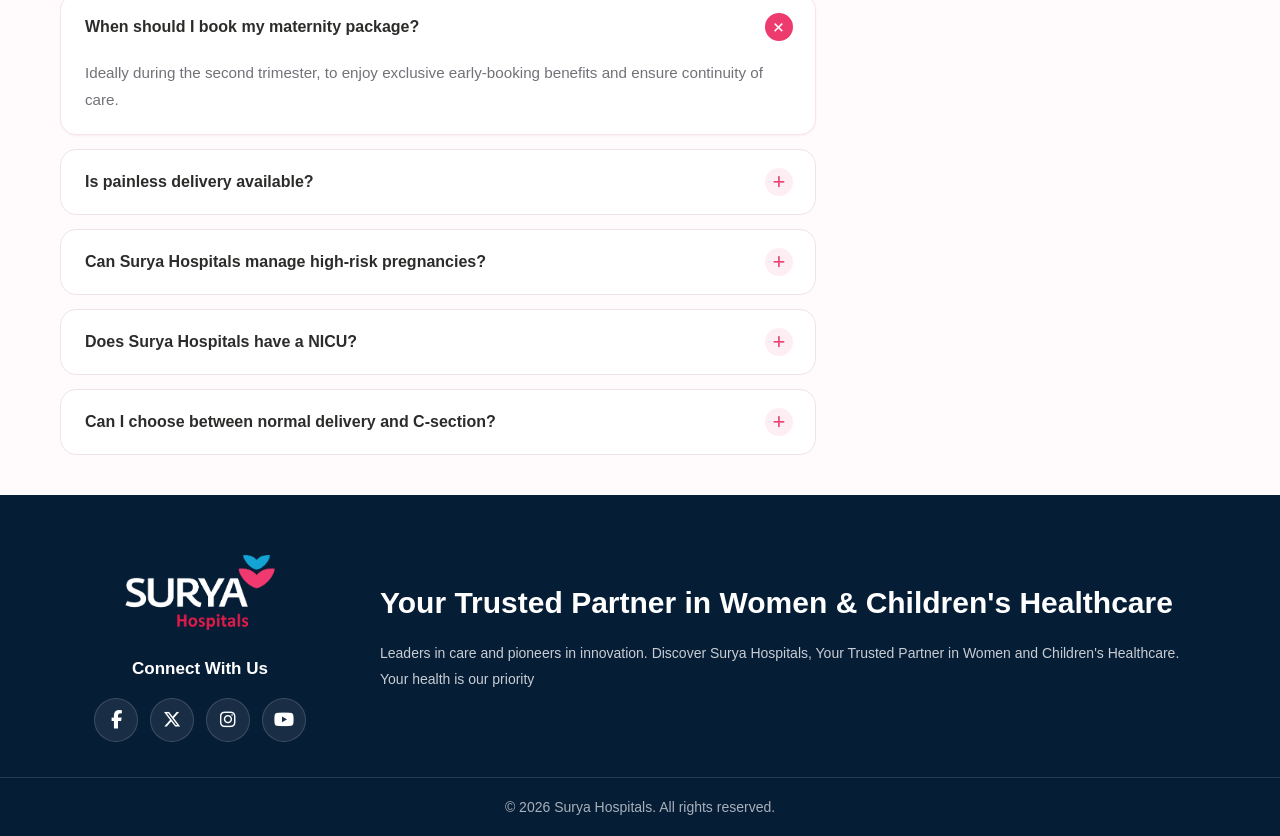
<file: maternity-ad/index.html>
<!DOCTYPE html>
<html lang="en">

<head>
    <meta charset="UTF-8" />
    <meta name="viewport" content="width=device-width, initial-scale=1.0" />
    <title>Surya Hospitals — Maternity Care You Can Trust</title>
    <meta name="description"
        content="Book your maternity package at Surya Hospitals and enjoy exclusive early-booking benefits worth up to ₹20,000. Expert deliveries, Level IV NICU and compassionate care across Mumbai." />

    <link rel="preconnect" href="https://fonts.googleapis.com" />
    <link rel="preconnect" href="https://fonts.gstatic.com" crossorigin />
    <link
        href="https://fonts.googleapis.com/css2?family=Fraunces:opsz,wght@9..144,400;9..144,500;9..144,600;9..144,700&family=Plus+Jakarta+Sans:wght@400;500;600;700;800&display=swap"
        rel="stylesheet" />
    <link rel="stylesheet" href="https://cdn.jsdelivr.net/npm/swiper@11/swiper-bundle.min.css" />
    <link rel="stylesheet" href="https://cdnjs.cloudflare.com/ajax/libs/font-awesome/6.7.2/css/all.min.css">
    <link rel="stylesheet" href="css/styles.css" />
    <meta name="robots" content="noindex,nofollow">
</head>

<body>



    <!-- ============ HEADER ============ -->
    <header class="site-header" id="top">
        <div class="container site-header__inner">
            <a href="#top" class="brand" aria-label="Surya Hospitals home">
                <img src="assets/Surya-Logo-Color.png" alt="Surya Hospitals" class="brand__logo"
                    onerror="this.style.display='none';this.nextElementSibling.style.display='flex';" />
                <span class="brand__fallback" aria-hidden="true">SURYA<small>HOSPITALS</small></span>
            </a>

            <div class="site-header__actions">
                <a href="tel:+918828828100" class="hbtn hbtn--call">
                    <svg viewBox="0 0 24 24" fill="currentColor" aria-hidden="true">
                        <path
                            d="M6.6 10.8a15.6 15.6 0 006.6 6.6l2.2-2.2c.3-.3.7-.4 1-.2 1.1.4 2.3.6 3.6.6.6 0 1 .4 1 1V20c0 .6-.4 1-1 1A17 17 0 013 4c0-.6.4-1 1-1h3.4c.6 0 1 .4 1 1 0 1.3.2 2.5.6 3.6.1.4 0 .8-.3 1l-2.1 2.2z" />
                    </svg>
                    <span>+91 8828828100</span>
                </a>
                <!-- <a href="https://wa.me/918828828100?text=Hi,%20I%20would%20like%20more%20information%20about%20your%20maternity%20packages"
                    target="_blank" rel="noopener" class="hbtn hbtn--wa">
                    <svg viewBox="0 0 24 24" fill="currentColor" aria-hidden="true">
                        <path
                            d="M12 2a10 10 0 00-8.6 15l-1.3 4.7 4.8-1.3A10 10 0 1012 2zm0 18a8 8 0 01-4.1-1.1l-.3-.2-2.9.8.8-2.8-.2-.3A8 8 0 1112 20zm4.6-6c-.3-.1-1.5-.7-1.7-.8-.2-.1-.4-.1-.6.1-.2.3-.6.8-.8 1-.1.1-.3.2-.5.1a6.5 6.5 0 01-3.2-2.8c-.2-.4.2-.4.6-1.2.1-.1 0-.3 0-.4l-.8-1.8c-.2-.5-.4-.4-.6-.4h-.5c-.2 0-.4.1-.7.3a3 3 0 00-.9 2.2c0 1.3 1 2.6 1.1 2.7.1.2 1.9 2.9 4.6 4 1.7.7 2.3.8 3.1.7.5-.1 1.5-.6 1.7-1.2.2-.6.2-1.1.1-1.2 0-.1-.2-.2-.4-.3z" />
                    </svg>
                    <span>WhatsApp Us</span>
                </a> -->
            </div>
        </div>
    </header>

    <section class="promo-hero">
        <picture class="promo-hero__media">
            <source media="(max-width: 640px)" srcset="assets/mobile-banner-blank.jpg" />
            <img class="promo-hero__img" src="assets/mother-baby-banner.jpg"
                alt="Mother holding her newborn at Surya Hospitals" />
        </picture>
        <div class="promo-hero__scrim"></div>

        <div class="promo-hero__content">
            <h1 class="promo-hero__title">
                Expert Maternity Care For
                <span class="promo-hero__title-accent">One Of Life's Most Precious Journeys</span>
            </h1>

            <p class="promo-hero__lead">
                Book Your Maternity Package Today & Enjoy Exclusive Benefits Worth Up To
                <strong class="promo-hero__amt">20,000*</strong>.

                Book your maternity package and experience expert care from
                <strong class="promo-hero__specialist">India's #1 Gynaecology & Obstetrics Hospital.*</strong>
            </p>

            <ul class="promo-pills" role="list">
                <li class="promo-pill">
                    <span class="promo-pill__icon">
                        <!-- Replace with your own icon: assets/icon-post-delivery.png -->
                        <img src="assets/baby-boy.png" alt="" />
                    </span>
                    <span class="promo-pill__body">
                        <span class="promo-pill__val">₹5,000*</span>
                        <span class="promo-pill__lbl">Post-delivery benefits</span>
                    </span>
                </li>

                <li class="promo-pill">
                    <span class="promo-pill__icon">
                        <!-- Replace with your own icon: assets/icon-room-upgrade.png -->
                        <img src="assets/hospital-bed.png" alt="" />
                    </span>
                    <span class="promo-pill__body">
                        <span class="promo-pill__val">₹10,000*</span>
                        <span class="promo-pill__lbl">Room upgrade</span>
                    </span>
                </li>

                <li class="promo-pill">
                    <span class="promo-pill__icon">
                        <!-- Replace with your own icon: assets/icon-antenatal.png -->
                        <img src="assets/pregnant.png" alt="" />
                    </span>
                    <span class="promo-pill__body">
                        <span class="promo-pill__val">₹5,000*</span>
                        <span class="promo-pill__lbl">Antenatal session</span>
                    </span>
                </li>
            </ul>

            <a href="#lead-form" class="promo-hero__cta">
                <svg viewBox="0 0 24 24" fill="none" stroke="currentColor" stroke-width="2" aria-hidden="true">
                    <rect x="3" y="5" width="18" height="16" rx="2" />
                    <path d="M3 10h18M8 3v4M16 3v4" />
                </svg>
                Book Your Package
            </a>
        </div>
        <div class="source-note">
            *Source: Outlook India
        </div>
    </section>
    <!-- ============ LAYOUT: content left, sticky form right ============ -->
    <div class="container layout">





        <!-- BOOKING FORM (pinned right on desktop, under hero on mobile) -->
        <aside class="layout__aside">

            <div class="sticky-wrap">
                <div class="form-card" id="lead-form">
                    <div class="form-card__head">
                        <h2 class="form-card__title">Book Your Package</h2>
                        <p class="form-card__sub">Fill the form below and we'll get back to you shortly.</p>
                    </div>

                    <!-- Wired to the existing backend, matching the live site -->
                    <form id="leadForm" class="lead-form" method="post" action="process.php">
                        <div class="field">
                            <input type="text" name="name" placeholder="Name" autocomplete="name" required />
                        </div>
                        <div class="field">
                            <input type="tel" name="phone" placeholder="Mobile number" inputmode="numeric"
                                autocomplete="tel" pattern="[0-9+\s-]{10,15}" required />
                        </div>
                        <div class="field">
                            <input type="email" name="email" placeholder="Email address" autocomplete="email"
                                required />
                        </div>
                        <div class="field">

                            <select id="edd" name="edd" required>
                                <option value="">Select Expected Delivery Month</option>
                            </select>
                        </div>
                        <div class="field">
                            <select name="location" required>
                                <option value="" disabled selected>Preferred hospital location</option>
                                <option>Santacruz</option>
                                <option>Chembur</option>
                            </select>
                        </div>
                        <button type="submit" name="en" class="btn btn--primary btn--block">Book Your Package</button>

                    </form>
                </div>

                <div class="contact-stack">
                    <a href="tel:+918828828100" class="contact-btn contact-btn--call">
                        <svg viewBox="0 0 24 24" fill="currentColor" aria-hidden="true">
                            <path
                                d="M6.6 10.8a15.6 15.6 0 006.6 6.6l2.2-2.2c.3-.3.7-.4 1-.2 1.1.4 2.3.6 3.6.6.6 0 1 .4 1 1V20c0 .6-.4 1-1 1A17 17 0 013 4c0-.6.4-1 1-1h3.4c.6 0 1 .4 1 1 0 1.3.2 2.5.6 3.6.1.4 0 .8-.3 1l-2.1 2.2z" />
                        </svg>
                        +91 8828828100
                    </a>
                    <a href="https://wa.me/918828828100?text=Hi,%20I%20would%20like%20more%20information%20about%20your%20maternity%20packages"
                        target="_blank" rel="noopener" class="contact-btn contact-btn--wa">
                        <svg viewBox="0 0 24 24" fill="currentColor" aria-hidden="true">
                            <path
                                d="M12 2a10 10 0 00-8.6 15l-1.3 4.7 4.8-1.3A10 10 0 1012 2zm0 18a8 8 0 01-4.1-1.1l-.3-.2-2.9.8.8-2.8-.2-.3A8 8 0 1112 20zm4.6-6c-.3-.1-1.5-.7-1.7-.8-.2-.1-.4-.1-.6.1-.2.3-.6.8-.8 1-.1.1-.3.2-.5.1a6.5 6.5 0 01-3.2-2.8c-.2-.4.2-.4.6-1.2.1-.1 0-.3 0-.4l-.8-1.8c-.2-.5-.4-.4-.6-.4h-.5c-.2 0-.4.1-.7.3a3 3 0 00-.9 2.2c0 1.3 1 2.6 1.1 2.7.1.2 1.9 2.9 4.6 4 1.7.7 2.3.8 3.1.7.5-.1 1.5-.6 1.7-1.2.2-.6.2-1.1.1-1.2 0-.1-.2-.2-.4-.3z" />
                        </svg>
                        WhatsApp Us
                    </a>
                </div>
            </div>
        </aside>

        <!-- TRUST STATS -->
        <section class="stats" aria-label="Why families trust Surya Hospitals">
            <div class="stat">
                <span class="stat__icon"><svg viewBox="0 0 24 24" fill="none" stroke="currentColor" stroke-width="1.7">
                        <path
                            d="M12 21s-7-4.35-9.33-9.4C1.1 8.1 3 4.5 6.5 4.5 8.7 4.5 10 6 12 8c2-2 3.3-3.5 5.5-3.5 3.5 0 5.4 3.6 3.83 7.1C19 16.65 12 21 12 21z" />
                    </svg></span>
                <span class="stat__content"><span class="stat__num">100,000+</span><span class="stat__lbl">Successful
                        deliveries</span></span>
            </div>
            <div class="stat">
                <span class="stat__icon"><svg viewBox="0 0 24 24" fill="none" stroke="currentColor" stroke-width="1.7">
                        <circle cx="12" cy="9" r="5" />
                        <path d="M9 13.5 8 21l4-2 4 2-1-7.5" />
                    </svg></span>
                <span class="stat__content"><span class="stat__num">40+ yrs</span><span class="stat__lbl">Of
                        trust</span></span>
            </div>
            <div class="stat">
                <span class="stat__icon"><svg viewBox="0 0 24 24" fill="none" stroke="currentColor" stroke-width="1.7">
                        <path d="M12 3l8 4v5c0 4.4-3.4 7.7-8 9-4.6-1.3-8-4.6-8-9V7l8-4z" />
                        <path d="M12 9v6M9 12h6" />
                    </svg></span>
                <span class="stat__content"><span class="stat__num">Level IV</span><span class="stat__lbl">NICU
                        care</span></span>
            </div>
            <div class="stat">
                <span class="stat__icon"><svg viewBox="0 0 24 24" fill="none" stroke="currentColor" stroke-width="1.7">
                        <circle cx="12" cy="12" r="9" />
                        <path d="M12 7v5l3 2" />
                    </svg></span>
                <span class="stat__content"><span class="stat__num">24×7</span><span class="stat__lbl">Emergency
                        maternity</span></span>
            </div>
        </section>

        <!-- WHY -->
        <section class="block bg-host" id="why">
            <img src="assets/Surya Logo-05.png" class="bg-item bg-item-2" alt="" aria-hidden="true">


            <h2 class="section-title" style="text-transform: capitalize;">Trusted Maternity Care For Every Step Of Your
                Journey</h2>

            <div class="why-grid">
                <div class="why-media">
                    <div class="swiper whySwiper">
                        <div class="swiper-wrapper">

                            <div class="swiper-slide">
                                <img src="assets/website_banner_images_5.jpg" alt="Surya Hospitals Maternity">
                            </div>

                            <div class="swiper-slide">
                                <img src="assets/website_banner_4.jpg" alt="Mother and Baby">
                            </div>

                            <div class="swiper-slide">
                                <img src="assets/website_banner_3.jpg" alt="Pregnancy Care">
                            </div>

                        </div>

                        <div class="swiper-pagination why-pagination"></div>
                    </div>

                    <!-- Floating Badge -->
                    <div class="why-media__badge">
                        <span class="why-media__big">
                            40<span>+</span>
                        </span>
                        <span class="why-media__cap">
                            Years of Experience
                        </span>
                    </div>
                </div>
                <div class="why-copy">
                    <p class="prose">



                        For over 40 years, Surya Hospitals has been one of Mumbai's most trusted destinations for
                        maternity and women's healthcare, helping generations of families welcome healthy babies with
                        confidence.
                    </p>
                    <p class="prose">
                        From your very first pregnancy consultation to childbirth and postnatal care, our experienced
                        obstetricians, gynaecologists, and maternity specialists are by your side every step of the way.
                        Recognised as and ranked India's #1 in Gynaecology & Obstetrics*, we combine clinical
                        expertise with compassionate, personalised care for every mother.
                    </p>
                    <ul class="highlight-chips" role="list">
                        <li class="chip chip--pink">
                            <span class="chip__icon">✓</span>
                            Trusted For 100,000+ Successful Deliveries
                        </li>
                        <li class="chip chip--blue">
                            <span class="chip__icon">✓</span>
                            Over 40 Years Of Maternity Excellence

                        </li>
                        <li class="chip chip--pink">
                            <span class="chip__icon">✓</span>
                            Experienced Obstetricians & Gynaecologists
                        </li>
                        <li class="chip chip--blue">
                            <span class="chip__icon">✓</span>
                            Advanced Level IV NICU Support
                        </li>
                        <li class="chip chip--pink">
                            <span class="chip__icon">✓</span>
                            24×7 Emergency Maternity Care

                        </li>
                        <li class="chip chip--blue">
                            <span class="chip__icon">✓</span>
                            Comprehensive Mother & Baby Care Under One Roof
                        </li>
                    </ul>
                </div>
            </div>
            <a href="#lead-form" class="btn btn--primary js-scroll">Book Your Package</a>
        </section>

        <!-- SERVICES -->
        <section class="block" id="services">
            <h2 class="section-title">Everything you need during your unique pregnancy journey</h2>

            <div class="services-list">
                <article class="service-row">
                    <!-- <span class="service-row__index">01</span> -->
                    <span class="service-row__icon">
                        <img src="assets/Antenatal_care.png" alt="Antenatal Care">
                    </span>
                    <div class="service-row__body">
                        <h3>Antenatal care</h3>
                        <p>Regular pregnancy check-ups, advanced scans, nutritional counselling and fetal monitoring.
                        </p>
                    </div>
                </article>

                <article class="service-row">
                    <!-- <span class="service-row__index">02</span> -->
                    <span class="service-row__icon">
                        <img src="assets/icons.png" alt="Normal delivery">
                    </span>
                    <div class="service-row__body">
                        <h3>Normal delivery</h3>
                        <p>Supporting natural childbirth in a safe, comfortable and medically supervised environment.
                        </p>
                    </div>
                </article>

                <article class="service-row">
                    <!-- <span class="service-row__index">03</span> -->
                    <span class="service-row__icon">
                        <img src="assets/Painless_delivery.png" alt="Painless delivery">
                    </span>
                    <div class="service-row__body">
                        <h3>Painless delivery</h3>
                        <p>Modern pain management techniques including epidural support for a more comfortable birth
                            experience.</p>
                    </div>
                </article>

                <article class="service-row">
                    <!-- <span class="service-row__index">04</span> -->
                    <span class="service-row__icon">
                        <img src="assets/High_risk_pregnancy_care.png" alt="High-risk pregnancy care">
                    </span>
                    <div class="service-row__body">
                        <h3>High-risk pregnancy care</h3>
                        <p>Comprehensive care for pregnancies requiring specialised maternal, fetal monitoring and LEVEL
                            IV NICU.</p>
                    </div>
                </article>

                <article class="service-row">
                    <!-- <span class="service-row__index">05</span> -->
                    <span class="service-row__icon">
                        <img src="assets/Caesarean_delivery.png" alt="Caesarean delivery (C-section)">
                    </span>
                    <div class="service-row__body">
                        <h3>Caesarean delivery (C-section)</h3>
                        <p>Safe surgical deliveries supported by experienced OB-GYN and neonatal specialists.</p>
                    </div>
                </article>

                <article class="service-row">
                    <!-- <span class="service-row__index">06</span> -->
                    <span class="service-row__icon">
                        <img src="assets/Postnatal_care.png" alt="Postnatal care">
                    </span>
                    <div class="service-row__body">
                        <h3>Postnatal care</h3>
                        <p>Recovery support, breastfeeding &amp; lactation guidance, newborn care and maternal wellness.
                        </p>
                    </div>
                </article>
            </div>
        </section>
        <!-- BENEFITS -->
        <!-- <section class="benefits" id="benefits">
            <img src="assets/Surya Logo-05.png" class="bg-item bg-item-3" alt="" aria-hidden="true">

            <h2 class="section-title section-title--light">Book early. Receive more.</h2>
            <p class="benefits__worth">Benefits worth <strong>₹20,000*</strong></p>

            <table class="benefits__table">

                <tbody>
                    <tr>
                        <td>Complimentary room upgrade</td>
                        <td class="benefits__val">₹10,000*</td>
                    </tr>
                    <tr>
                        <td>Post-delivery benefits</td>
                        <td class="benefits__val">₹5,000*</td>
                    </tr>
                    <tr>
                        <td>Complimentary ANC session</td>
                        <td class="benefits__val">₹5,000*</td>
                    </tr>
                </tbody>
                <tfoot>
                    <tr>
                        <td>Total value</td>
                        <td class="benefits__val benefits__val--total">₹20,000*</td>
                    </tr>
                </tfoot>
            </table>
            <div class="benefits-total">

                <h2>₹20,000<span>*</span></h2>

                <p style="color:black">Total Package Value</p>
            </div>

            <ul class="benefits__fine" role="list">
                <li>Complimentary baby photo shoot, cake cutting and gift</li>
                <li>Upgrade available from Deluxe Room onwards</li>
                <li>Room upgrade subject to availability</li>
                <li>Limited period offer</li>
                <li>Book your maternity package today to avail these exclusive benefits.</li>
            </ul>
            <div class="benefits-cta-wrap">
                <div class="form-arrow form-arrow--right">

                    <svg viewBox="0 0 160 70" xmlns="http://www.w3.org/2000/svg">
                        <path d="M1,65 C 60,-5 90,55 130,35"
                            style="fill:none;stroke:#ff5a7d;stroke-width:4;stroke-linecap:round;stroke-dasharray:2 10;" />
                        <polyline points="112,20 130,35 110,50" style="fill:none;stroke:#ff5a7d;;" />
                    </svg>
                </div>

                <a href="#lead-form" class="btn btn--primary js-scroll"
                    style="display:block;width:fit-content;margin:0 auto;">
                    Claim Benefits
                </a>
            </div>



        </section> -->


        <!-- as per req -->
        <section class="benefits" id="benefits">
            <img src="assets/Surya Logo-05.png" class="bg-item bg-item-3" alt="" aria-hidden="true">

            <!-- <h2 class="section-title section-title--light">Book early. Receive more.</h2>
            <p class="benefits__worth">Benefits worth ₹20,000 offers:</p> -->

            <h2 class="section-title section-title--light">Book early and receive benefits worth ₹20,000</h2>


            <ul class="benefits__offers" role="list">
                <li class="benefits__offer">
                    <div class="benefits__offer-head">
                        <span class="benefits__val" style="color:black">Offer 1</span> &nbsp;
                        <span class="benefits__val">₹5,000*</span>
                    </div>
                    <p class="benefits__offer-title">Complimentary post-delivery benefits worth <span
                            style="font-weight: bolder;">₹5,000*</span><br> with your maternity package. - Balloon decor
                        | photo with frame | special gift for newborn
                    </p>
                    <!-- <p class="benefits__offer-title">Complimentary post-delivery benefits worth <span
                            style="font-weight: bolder;">₹5,000*</span><br> (*Complimentary Baby Photoshoot, Cake
                        Celebration, Special Gift for
                        Your Newborn)</p> -->
                </li>
                <li class="benefits__offer">
                    <div class="benefits__offer-head">
                        <span class="benefits__val" style="color:black">Offer 2</span> &nbsp;
                        <span class="benefits__val">₹10,000*</span>
                    </div>
                    <p class="benefits__offer-title"><span style="font-weight: bolder;">₹10,000*</span>
                        discount on the total bill.
                    </p>
                    <!-- <p class="benefits__offer-title">Complimentary room upgrade worth <span
                            style="font-weight: bolder;">₹10,000*</span> <br> (*Upgrade available from deluxe room
                        onwards;
                        room booking is subject
                        to availability)</p> -->
                </li>
                <li class="benefits__offer">
                    <div class="benefits__offer-head">
                        <span class="benefits__val" style="color:black">Offer 3</span> &nbsp;
                        <span class="benefits__val">₹5,000*</span>
                    </div>
                    <p class="benefits__offer-title">Complimentary ANC session worth <span
                            style="font-weight: bolder;">₹5,000</span></p>
                    <!-- <p class="benefits__offer-title">Complimentary ANC session worth <span
                            style="font-weight: bolder;">₹5,000*</span></p> -->
                </li>
            </ul>
            <div class="benefits-total">

                <h2>₹20,000<span>*</span></h2>

                <p style="color:black">Total Package Value</p>
            </div>

            <ul class="benefits__fine" role="list">
                <li>Limited period offer</li>
                <li>Book your maternity package today to avail these exclusive benefits.</li>
            </ul>
            <div class="benefits-cta-wrap">
                <div class="form-arrow form-arrow--right">

                    <svg viewBox="0 0 160 70" xmlns="http://www.w3.org/2000/svg">
                        <path d="M1,65 C 60,-5 90,55 130,35"
                            style="fill:none;stroke:#ff5a7d;stroke-width:4;stroke-linecap:round;stroke-dasharray:2 10;" />
                        <polyline points="112,20 130,35 110,50" style="fill:none;stroke:#ff5a7d;;" />
                    </svg>
                </div>

                <a href="#lead-form" class="btn btn--primary js-scroll"
                    style="display:block;width:fit-content;margin:0 auto;">
                    Claim Benefits
                </a>
            </div>



        </section>
        <!-- as per req -->


        <!-- TESTIMONIALS -->
        <section class="block bg-host bg-host--dark" id="testimonials">
            <!-- decorative watermark #4 — slightly darker -->
            <img src="assets/Surya Logo-04.png" class="bg-item bg-item-4" alt="" aria-hidden="true">


            <h2 class="section-title">
                Thousands of families have
                shared their journey with us
            </h2>

            <div class="swiper testimonialSwiper">
                <div class="swiper-wrapper">
                    <div class="swiper-slide">
                        <!-- Card 1 -->
                        <article class="tcard">
                            <div class="tcard__stars">★★★★★</div>

                            <blockquote class="testimonial-text">
                                There are some people in life whom you can never thank enough, and for us, Dr. Nand
                                Kishor Kabra and the entire NICU team at Surya Hospital will always be among them.

                                As parents of an extremely premature baby born at just 28 weeks and weighing barely 1
                                kg, we entered the NICU with fear, uncertainty, and shattered hearts. Those days were
                                the most emotionally difficult days of our lives. But from the very beginning, Dr. Kabra
                                gave us something priceless — hope.

                                His calmness, knowledge, confidence, and years of expertise in neonatology made us feel
                                that our tiny baby was in the safest hands possible. Every decision was explained with
                                patience, every setback was handled with immense care, and every tiny milestone was
                                celebrated with us. What truly sets Dr. Kabra apart is not just his brilliance as a
                                neonatologist, but the compassion and humanity with which he treats both babies and
                                parents.

                                Today, seeing our little Ashriel growing, smiling, vocalizing, and filling our home with
                                life feels nothing short of a miracle, and we know a huge part of that miracle belongs
                                to Dr. Kabra and the wonderful NICU team at Surya Hospital.

                                We will forever remain grateful to Surya Hospital for giving our tiny fighter the best
                                possible start to life. Thank you for your dedication, your kindness, and for standing
                                beside families during their most vulnerable moments. You don’t just treat babies — you
                                save dreams, families, and futures.
                            </blockquote>

                            <button class="read-more-btn">Read More</button>

                            <figcaption>
                                <span class="tcard__avatar">♥</span>
                                Cherish Fernandes
                            </figcaption>
                        </article>
                    </div>
                    <div class="swiper-slide">
                        <!-- Card 2 -->
                        <article class="tcard">
                            <div class="tcard__stars">★★★★★</div>

                            <blockquote class="testimonial-text">
                                I had an excellent experience with my gynaecologist Dr.Anju Hajari throughout my
                                pregnancy and delivery at Surya hospital Santacruz. From the very first consultation to
                                the day of delivery, I always felt supported, informed, and in safe hands.

                                What truly stood out was her calm and reassuring approach. Every concern, no matter how
                                small, was addressed patiently, which gave me a lot of confidence during my pregnancy
                                journey. The guidance provided at each stage was clear and practical, helping me stay
                                positive and well-prepared.

                                I’m especially grateful for the smooth vaginal delivery experience of my baby boy. My
                                only concern was that I wanted a vaginal delivery and informed my gynaecologist the same
                                and she made sure of it. She handled everything with great expertise and care, ensuring
                                both my baby and I were safe and comfortable throughout the process. The encouragement
                                during labor from her whole team made a huge difference and helped me stay strong.

                                Overall, it was truly one of the best experiences I could have hoped for. I would highly
                                recommend my gynecologist to anyone looking for compassionate, skilled, and trustworthy
                                care.

                                I would also like to add that even after my delivery, she was in constant touch with me,
                                asking if I am okay and if there is any concern. I am truly grateful that I found her as
                                my gynaecologist and experience the best delivery any women could wish for. Thank you
                                Dr. Anju.
                            </blockquote>
                            <button class="read-more-btn">Read More</button>
                            <figcaption>
                                <span class="tcard__avatar">♥</span>
                                Ashwitha Shetty
                            </figcaption>
                        </article>
                    </div>
                    <div class="swiper-slide">
                        <!-- Card 3 -->
                        <article class="tcard">
                            <div class="tcard__stars">★★★★★</div>

                            <blockquote class="testimonial-text">
                                My experience with Dr. Vandana Bansal and her entire team throughout my pregnancy was
                                truly wonderful. From the very first appointment until delivery, I always felt extremely
                                well taken care of. Every consultation was thorough, informative, and conducted with a
                                lot of patience and care.

                                Dr. Vandana and her team created such a comfortable and reassuring environment that I
                                always felt confident and at ease during every visit. All my scans and check-ups were
                                handled very smoothly, and whenever any issue came up, it was addressed with great
                                urgency and professionalism while also making sure I never felt anxious or overwhelmed.

                                What I appreciated the most was how supportive the team was during my delivery. I had a
                                normal delivery, and at no point was I pushed toward an epidural or unnecessary
                                interventions. Dr. Vandana and her team encouraged and supported me so I could go
                                through the process to the best of my ability, which meant a lot to me.

                                Choosing Surya Hospital for this journey was truly a wise decision, and having Dr.
                                Vandana Bansal as my doctor was absolutely the cherry on top. I’m incredibly grateful to
                                her and the entire team for their care, guidance, and support during such an important
                                phase of my life.

                                Highly recommended to any expecting mother looking for a knowledgeable, compassionate,
                                and supportive doctor.
                            </blockquote>

                            <button class="read-more-btn">Read More</button>

                            <figcaption>
                                <span class="tcard__avatar">♥</span>
                                Shivangi Rana
                            </figcaption>
                        </article>
                    </div>
                    <div class="swiper-slide">
                        <article class="tcard">
                            <div class="tcard__stars">★★★★★</div>

                            <blockquote class="testimonial-text">
                                We are extremely grateful to the entire team of Surya Hospital - Santacruz for the
                                exceptional care provided to both my newborn baby and the mother after delivery. From
                                the moment I was admitted, we felt reassured and well supported.
                                The doctors, nurses, and support staff were highly professional, compassionate, and
                                attentive at every step. A special mention to the nursing staff for always being
                                available at just a ring of the bell—no matter the hour—making us feel truly cared for
                                during such a crucial time.
                                Thank you for creating a safe, comfortable, and positive environment for new parents and
                                newborns. We will always remember and appreciate the dedication and kindness shown to
                                our family.
                            </blockquote>

                            <button class="read-more-btn">Read More</button>

                            <figcaption>
                                <span class="tcard__avatar">♥</span>
                                Jinal Savla
                            </figcaption>
                        </article>
                    </div>
                </div>

                <div class="testimonial-nav">
                    <div class="swiper-button-prev"></div>
                    <div class="swiper-pagination"></div>
                    <div class="swiper-button-next"></div>
                </div>
            </div>
        </section>

        <!-- PROMISE -->
        <section class="promise">
            <!-- decorative watermark #3 -->
            <img src="assets/Surya Logo-05.png" class="bg-item bg-item-3" alt="" aria-hidden="true">


            <h2 class="section-title section-title--light">Every pregnancy is unique. <br> So is our care.</h2>
            <p class="promise__text">
                Whether you're planning your first delivery or growing your family, we combine medical
                excellence with compassionate care to make every step of your maternity journey
                comfortable, safe and reassuring.
            </p>
            <a href="#lead-form" class="btn btn--primary js-scroll"
                style="display:block;width:fit-content;margin:0px auto;">Book Your Package</a>

        </section>

        <!-- JOURNEY IMAGE BAND -->
        <section class=" journey">
            <img src="assets/website_banner_image_2.png" alt="Surya Hospitals maternity facility"
                onerror="if(!this.dataset.fb){this.dataset.fb=1;this.src='https://picsum.photos/seed/suryajourney/1200/520';}else{this.remove();}" />
            <div class="journey__overlay">
                <h2>Begin your journey with confidence</h2>
                <p>Schedule an appointment with our team today. <br>Call us or book online — we're with you every
                    step.
                </p>

            </div>
        </section>

        <!-- FAQ -->
        <section class="block" id="faq">

            <h2 class="section-title">Good to know before you book</h2>

            <div class="faq-list">
                <details class="faq-item" open>
                    <summary>When should I book my maternity package?</summary>
                    <div class="faq-answer">
                        <p>Ideally during the second trimester, to enjoy exclusive early-booking benefits and ensure
                            continuity of care.</p>
                    </div>
                </details>
                <details class="faq-item">
                    <summary>Is painless delivery available?</summary>
                    <div class="faq-answer">
                        <p>Yes. Our obstetricians offer epidural-assisted painless delivery based on your medical
                            condition.</p>
                    </div>
                </details>
                <details class="faq-item">
                    <summary>Can Surya Hospitals manage high-risk pregnancies?</summary>
                    <div class="faq-answer">
                        <p>Yes. Our experienced specialists provide comprehensive care for both routine and high-risk
                            pregnancies, including 24×7 Level IV NICU support.</p>
                    </div>
                </details>
                <details class="faq-item">
                    <summary>Does Surya Hospitals have a NICU?</summary>
                    <div class="faq-answer">
                        <p>Yes. We have a Level IV NICU with experienced neonatologists available 24×7.</p>
                    </div>
                </details>
                <details class="faq-item">
                    <summary>Can I choose between normal delivery and C-section?</summary>
                    <div class="faq-answer">
                        <p>Your doctor will guide you based on your health and your baby's condition, ensuring the
                            safest delivery option.</p>
                    </div>
                </details>
            </div>
        </section>

    </div>

    <!-- ============ FOOTER ============ -->
    <footer class="footer">
        <div class="container footer__inner">

            <!-- Left -->
            <div class="footer__left">

                <a href="#top" class="footer__logo-link" aria-label="Surya Hospitals home">
                    <img src="assets/footerlogo.png" alt="Surya Hospitals" class="footer__logo"
                        onerror="this.style.display='none';this.nextElementSibling.style.display='flex';" />
                    <span class="brand__fallback brand__fallback--footer"
                        aria-hidden="true">SURYA<small>HOSPITALS</small></span>
                </a>

                <h4 class="footer__title">Connect With Us</h4>

                <div class="footer__social">

                    <a href="https://www.facebook.com/suryahospitalsindia/" target="_blank" aria-label="Facebook">
                        <i class="fab fa-facebook-f"></i>
                    </a>

                    <a href="https://twitter.com/SuryaHospitals" target="_blank" aria-label="Twitter">
                        <i class="fab fa-x-twitter"></i>
                    </a>

                    <a href="https://www.instagram.com/suryahospitals/" target="_blank" aria-label="Instagram">
                        <i class="fab fa-instagram"></i>
                    </a>

                    <a href="https://www.youtube.com/channel/UCd4zax49Ge9KECO48XyruVA" target="_blank"
                        aria-label="YouTube">
                        <i class="fab fa-youtube"></i>
                    </a>

                </div>

            </div>

            <!-- Right -->
            <div class="footer__right">

                <h3>Your Trusted Partner in Women & Children's Healthcare</h3>

                <p class="footer__disclaimer">
                    Leaders in care and pioneers in innovation. Discover Surya Hospitals, Your Trusted Partner in
                    Women and Children's Healthcare. <br> Your health is our priority
                </p>

            </div>

        </div>

        <div class="footer__bottom">
            <div class="container">
                <p>© <span id="year"></span> Surya Hospitals. All rights reserved.</p>
            </div>
        </div>

    </footer>

    <!-- ============ MOBILE BOTTOM BAR ============ -->
    <nav class="mobilebar" aria-label="Quick actions">
        <a href="#lead-form" class="mobilebar__btn mobilebar__btn--enq js-scroll">
            <svg viewBox="0 0 24 24" fill="currentColor" aria-hidden="true">
                <path d="M4 4h16v12H7l-3 3z" />
            </svg>
            <span>Enquire</span>
        </a>
        <a href="https://wa.me/918828828100?text=Hi,%20I%20would%20like%20more%20information%20about%20your%20maternity%20packages"
            target="_blank" rel="noopener" class="mobilebar__btn mobilebar__btn--wa">
            <svg viewBox="0 0 24 24" fill="currentColor" aria-hidden="true">
                <path
                    d="M12 2a10 10 0 00-8.6 15l-1.3 4.7 4.8-1.3A10 10 0 1012 2zm4.6 12c-.3-.1-1.5-.7-1.7-.8-.2-.1-.4-.1-.6.1-.2.3-.6.8-.8 1-.1.1-.3.2-.5.1a6.5 6.5 0 01-3.2-2.8c-.2-.4.2-.4.6-1.2.1-.1 0-.3 0-.4l-.8-1.8c-.2-.5-.4-.4-.6-.4h-.5c-.2 0-.4.1-.7.3a3 3 0 00-.9 2.2c0 1.3 1 2.6 1.1 2.7.1.2 1.9 2.9 4.6 4 1.7.7 2.3.8 3.1.7.5-.1 1.5-.6 1.7-1.2.2-.6.2-1.1.1-1.2z" />
            </svg>
            <span>WhatsApp</span>
        </a>
        <a href="tel:+918828828100" class="mobilebar__btn mobilebar__btn--call">
            <svg viewBox="0 0 24 24" fill="currentColor" aria-hidden="true">
                <path
                    d="M6.6 10.8a15.6 15.6 0 006.6 6.6l2.2-2.2c.3-.3.7-.4 1-.2 1.1.4 2.3.6 3.6.6.6 0 1 .4 1 1V20c0 .6-.4 1-1 1A17 17 0 013 4c0-.6.4-1 1-1h3.4c.6 0 1 .4 1 1 0 1.3.2 2.5.6 3.6.1.4 0 .8-.3 1l-2.1 2.2z" />
            </svg>
            <span>Call</span>
        </a>
    </nav>

    <script src="js/script.js"></script>
    <script src="https://cdn.jsdelivr.net/npm/swiper@11/swiper-bundle.min.js"></script>
</body>
<script>
    const edd = document.getElementById("edd");

    const monthNames = [
        "January", "February", "March", "April", "May", "June",
        "July", "August", "September", "October", "November", "December"
    ];

    const today = new Date();
    const currentMonth = today.getMonth();
    const currentYear = today.getFullYear();

    // Next 24 months
    for (let i = 0; i < 24; i++) {
        const date = new Date(currentYear, currentMonth + i, 1);

        const month = monthNames[date.getMonth()];
        const year = date.getFullYear();

        const option = document.createElement("option");
        option.value = `${year}-${String(date.getMonth() + 1).padStart(2, "0")}`;
        option.textContent = `${month} ${year}`;

        edd.appendChild(option);
    }


    const swiper = new Swiper(".testimonialSwiper", {
        loop: true,
        spaceBetween: 30,
        autoplay: {
            delay: 5000,
            disableOnInteraction: false,
        },
        pagination: {
            el: ".swiper-pagination",
            clickable: true,
        },
        navigation: {
            nextEl: ".swiper-button-next",
            prevEl: ".swiper-button-prev",
        },
        breakpoints: {
            0: {
                slidesPerView: 1,
            },
            768: {
                slidesPerView: 1,
            },
            1200: {
                slidesPerView: 1,
            },
        },
        on: {
            init: function () { refreshReadMoreButtons(); },
            slideChangeTransitionEnd: function () { refreshReadMoreButtons(); },
        },
    });

    const whySwiper = new Swiper(".whySwiper", {
        loop: true,
        effect: "fade",
        fadeEffect: {
            crossFade: true
        },
        speed: 1000,
        autoplay: {
            delay: 3500,
            disableOnInteraction: false,
        },
        pagination: {
            el: ".why-pagination",
            clickable: true,
        },
    });
</script>

</html>
</file>
<file: ivf-generic/css/styles.css>
/* ============================================================
   SURYA HOSPITALS — IVF & Fertility landing page
   Layout: content left · sticky booking form right
   Brand: Pink #ed3b6e · Blue #00a3d4 · Grey #2c2c2b
   Font: Lato (Regular, 400)
   Spacing: capped at 20px max per section
   ============================================================ */

.source-note {
    position: fixed;
    bottom: 12px;
    right: 20px;
    font-size: 12px;
    color: #666;
    background: rgba(255, 255, 255, .9);
    padding: 4px 8px;
    border-radius: 4px;
    z-index: 9999;
}

@media (max-width: 768px) {
    .source-note {
        bottom: 70px;
        /* Adjust based on your bottom bar height */
        right: 10px;
        font-size: 10px;
    }
}


:root {
    --pink: #ed3b6e;
    --pink-2: #ff5d8f;
    --pink-dark: #c92d59;
    --pink-soft: #fdeef3;
    --pink-tint: #fbe3ec;
    --blue: #00a3d4;
    --blue-dark: #0089b3;
    --blue-soft: #e6f6fb;
    --green: #25c662;
    --green-dark: #1faa53;
    --ink: #2c2c2b;
    --ink-soft: #46464a;
    --muted: #717179;
    --bg: #fffafb;
    --white: #fff;
    --line: #f0e3e8;
    --line-strong: #e6d3da;
    --radius: 16px;
    --radius-sm: 10px;
    --radius-lg: 24px;
    --shadow-sm: 0 1px 2px rgba(44, 44, 43, .05);
    --shadow: 0 14px 40px -18px rgba(44, 44, 43, .22);
    --shadow-lg: 0 30px 80px -34px rgba(44, 44, 43, .3);
    --shadow-pink: 0 16px 40px -16px rgba(237, 59, 110, .5);
    --container: 1200px;
    --header-h: 76px;
    --font-display: 'Lato', sans-serif;
    --font-body: 'Lato', sans-serif;
    --space-max: 20px;
}

.bg-item {
    position: absolute;
    pointer-events: none;
    opacity: .08;
    z-index: 0;
}

.benefits {
    position: relative;
    overflow: hidden;
}

.field-label {
    display: block;
    margin-bottom: 8px;
    font-size: 14px;
    font-weight: 600;
    color: #555;
    line-height: 1.4;
}

.field input[type="month"] {
    width: 100%;
    height: 56px;
    min-height: 56px;
    font-size: 16px;
    cursor: pointer;
}

.field input[type="month"]::-webkit-calendar-picker-indicator {
    cursor: pointer;
    opacity: .8;
}

@media (max-width:576px) {
    .field-label {
        font-size: 13px;
        margin-bottom: 6px;
    }

    .field input[type="month"] {
        height: 52px;
        min-height: 52px;
    }
}

.banner,
.bg-host,
.promise {
    position: relative;
    overflow: hidden;
}

.bg-host>*:not(.bg-item),
.promise>*:not(.bg-item) {
    position: relative;
    z-index: 1;
}

.bg-item-1 {
    width: 260px;
    top: -40px;
    right: -50px;
    transform: rotate(-10deg);
}

.bg-item-2 {
    width: 320px;
    bottom: -60px;
    left: -70px;
    transform: rotate(14deg);
}

.bg-item-3 {
    width: 240px;
    top: -30px;
    right: -40px;
    transform: rotate(-16deg);
}

.bg-item-4 {
    width: 300px;
    top: -50px;
    left: -60px;
    transform: rotate(12deg);
    opacity: .15;
}

@media (max-width: 576px) {
    .bg-item-4 {
        width: 180px;
    }

    .bg-item-1 {
        width: 160px;
    }

    .bg-item-2 {
        width: 200px;
    }

    .bg-item-3 {
        width: 150px;
    }
}

* {
    box-sizing: border-box;
}

html {
    scroll-behavior: smooth;
}

body {
    margin: 0;
    position: relative;
    font-family: var(--font-body);
    font-weight: 400;
    color: var(--ink);
    background: var(--bg);
    line-height: 1.6;
    -webkit-font-smoothing: antialiased;
}

body::before {
    content: "";
    position: absolute;
    top: 0;
    left: 0;
    right: 0;
    height: 620px;
    z-index: -1;
    background: linear-gradient(180deg, #ffe7f0 0%, #eaf6fb 42%, var(--bg) 100%);
}

img {
    max-width: 100%;
    display: block;
}

a {
    color: inherit;
    text-decoration: none;
}

ul {
    margin: 0;
    padding: 0;
}

.container {
    width: 100%;
    max-width: var(--container);
    margin-inline: auto;
    padding-inline: 20px;
}

.eyebrow {
    font-size: .76rem;
    font-weight: 700;
    letter-spacing: .1em;
    text-transform: uppercase;
    color: var(--pink);
    margin: 0 0 8px;
}

.eyebrow--light {
    color: #e83d72;
}

.section-title {
    font-family: var(--font-display);
    font-weight: 700;
    font-size: clamp(1.6rem, 2.6vw, 2.2rem);
    line-height: 1.14;
    letter-spacing: -.01em;
    margin: 0 0 12px;
    color: var(--ink);
}

.section-title--light {
    color: #222;
}

.prose {
    color: var(--ink-soft);
    font-size: 1.02rem;
    margin: 0 0 12px;
}

.block-label {
    font-size: .74rem;
    font-weight: 700;
    letter-spacing: .1em;
    text-transform: uppercase;
    color: var(--muted);
    margin: 20px 0 8px;
}

.link {
    color: var(--blue);
    font-weight: 600;
}

.link:hover {
    color: var(--blue-dark);
}

.btn {
    display: inline-flex;
    align-items: center;
    justify-content: center;
    gap: 8px;
    font-family: var(--font-body);
    font-weight: 700;
    font-size: .98rem;
    line-height: 1;
    padding: 16px 20px;
    border: 0;
    border-radius: 999px;
    cursor: pointer;
    background: var(--pink);
    color: #fff;
    transition: transform .18s ease, box-shadow .22s ease, background .22s ease;
}

.btn:active {
    transform: translateY(0);
}

.btn:focus-visible {
    outline: 3px solid var(--blue);
    outline-offset: 3px;
}

.btn--primary {
    background: linear-gradient(95deg, var(--pink), var(--pink-2));
    box-shadow: var(--shadow-pink);
}

.btn--primary:hover {
    transform: translateY(-3px);
    background: linear-gradient(95deg, var(--pink-dark), #ee4f82);
}

.btn--white {
    background: #fff;
    color: var(--pink);
    box-shadow: 0 16px 38px -16px rgba(0, 0, 0, .35);
    width: 100%;
}

.btn--white:hover {
    transform: translateY(-3px);
    color: var(--pink-dark);
}

.btn--lg {
    padding: 20px;
    font-size: 1.04rem;
}

.btn--block {
    width: 100%;
}

.site-header {
    position: sticky;
    top: 0;
    z-index: 50;
    background: rgba(255, 255, 255, .85);
    backdrop-filter: blur(12px);
    border-bottom: 1px solid var(--line);
}

.site-header__inner {
    display: flex;
    align-items: center;
    justify-content: space-between;
    gap: 16px;
    height: var(--header-h);
}

.brand {
    display: inline-flex;
    align-items: center;
}

.brand__logo {
    height: 46px;
    width: auto;
}

.brand__fallback {
    display: none;
    flex-direction: column;
    font-family: var(--font-display);
    font-weight: 700;
    font-size: 1.45rem;
    letter-spacing: .04em;
    color: var(--pink);
    line-height: .95;
}

.brand__fallback small {
    font-family: var(--font-body);
    font-size: .58rem;
    letter-spacing: .3em;
    font-weight: 700;
    color: var(--blue);
}

.site-header__actions {
    display: flex;
    align-items: center;
    gap: 12px;
}

.hbtn {
    display: inline-flex;
    align-items: center;
    gap: 8px;
    font-weight: 700;
    font-size: .92rem;
    padding: 10px 16px;
    border-radius: 999px;
    color: #fff;
}

.hbtn svg {
    width: 18px;
    height: 18px;
}

.hbtn--call {
    background: linear-gradient(95deg, var(--pink), #b65bd6);
    box-shadow: 0 12px 28px -14px rgba(182, 91, 214, .7);
}

.hbtn--wa {
    background: var(--green);
    box-shadow: 0 12px 28px -14px rgba(37, 198, 98, .7);
}

.hbtn:hover {
    transform: translateY(-2px);
    transition: transform .18s ease;
}

.layout {
    display: grid;
    grid-template-columns: minmax(0, 1fr) 384px;
    column-gap: 20px;
    row-gap: 0;
    padding-top: 20px;
    padding-bottom: 20px;
}

.layout>* {
    grid-column: 1;
    min-width: 0;
}

.layout__aside {
    grid-column: 2;
    grid-row: 1 / span 50;
}

.sticky-wrap {
    position: sticky;
    top: calc(var(--header-h) + 12px);
    display: grid;
    gap: 16px;
}

.block {
    padding-block: 20px;
    /* border-top: 1px solid var(--line); */
}

.promo-hero {
    position: relative;
    width: 100%;
    overflow: visible;
}

.promo-hero__media {
    display: block;
}

.promo-hero__img {
    position: static;
    width: 100%;
    height: auto;
    display: block;
    object-fit: initial;
    object-position: initial;
}

.promo-hero__scrim {
    position: absolute;
    inset: 0;
    background: linear-gradient(90deg,
            rgba(253, 240, 244, .92) 0%,
            rgba(253, 240, 244, .78) 32%,
            rgba(253, 240, 244, .25) 58%,
            rgba(253, 240, 244, 0) 72%);
    pointer-events: none;
}

.promo-hero__content {
    position: absolute;
    top: 0;
    left: 0;
    z-index: 2;
    height: 100%;
    width: 100%;
    max-width: 1060px;
    display: flex;
    flex-direction: column;
    justify-content: center;

    padding: clamp(16px, 2.6vw, 56px) clamp(20px, 3.2vw, 64px);
    padding-left: 100px;
    /* Move content right */
}

.promo-hero__title {
    font-family: var(--font-display);
    font-weight: 800;
    font-size: clamp(3rem, 3.3vw, 5.5rem);
    /* Bigger heading */
    line-height: 1.1;
    letter-spacing: -0.04em;
    margin: 0 0 clamp(6px, 1vw, 14px);
    color: var(--ink);
}

.promo-hero__title-accent {
    letter-spacing: -0.04em;
    color: var(--pink);
}

.promo-hero__lead {
    font-family: var(--font-body);
    font-weight: 400;
    font-size: clamp(.85rem, calc(0.587rem + 0.600vw), 1.375rem);
    line-height: 1.55;
    color: var(--ink);
    margin: 0 0 clamp(14px, 2.2vw, 26px);
}

.promo-hero__amt {
    color: var(--pink);
    font-weight: 700;
}

.promo-hero__specialist {
    color: var(--blue-dark);
    font-weight: 700;
    font-style: italic;
}

.promo-pills {
    list-style: none;
    display: flex;
    /* flex-wrap: wrap; */
    gap: clamp(10px, 2vw, 28px);
    margin: 0 0 clamp(16px, 2.6vw, 28px);
    padding: 0;
}

.promo-pill {
    display: flex;
    align-items: center;
    gap: 10px;
}

.promo-pill__icon {
    display: inline-flex;
    align-items: center;
    justify-content: center;
    width: clamp(32px, 3.4vw, 52px);
    height: clamp(32px, 3.4vw, 52px);
    min-width: clamp(32px, 3.4vw, 52px);
    border-radius: 50%;
    background: var(--pink-soft);
    color: var(--pink);
    overflow: hidden;
}

.promo-pill__icon img {
    width: 100%;
    height: 100%;
    object-fit: contain;
    display: block;
}

.promo-pill__body {
    display: flex;
    flex-direction: column;
    line-height: 1.25;
}

.promo-pill__val {
    font-family: var(--font-body);
    font-weight: 700;
    font-size: clamp(.95rem, calc(0.612rem + 0.844vw), 1.625rem);
    color: var(--pink);
}

.promo-pill__lbl {
    font-family: var(--font-body);
    font-weight: 500;
    font-size: clamp(.68rem, calc(0.457rem + 0.557vw), 1.125rem);
    color: var(--muted);
    white-space: nowrap;
}

.promo-hero__cta {
    display: inline-flex;
    align-items: center;
    gap: 10px;
    align-self: flex-start;
    font-family: var(--font-body);
    font-weight: 700;
    font-size: clamp(.85rem, calc(0.524rem + 0.813vw), 1.5rem);
    color: #fff;
    background: var(--pink);
    padding: clamp(10px, 1.6vw, 18px) clamp(18px, 2.6vw, 32px);
    border-radius: 999px;
    box-shadow: 0 12px 28px -12px rgba(239, 1, 109, .55);
    transition: transform .18s ease;
}

.promo-hero__cta:hover {
    transform: translateY(-2px);
}

.promo-hero__cta svg {
    width: clamp(16px, 1.8vw, 24px);
    height: clamp(16px, 1.8vw, 24px);
}

/* ============================================================
   TABLET (900px and down)
   ============================================================ */
@media (max-width: 900px) {
    .promo-hero__img {
        object-position: 68% center;
    }

    .promo-hero__scrim {
        background: linear-gradient(90deg,
                rgba(253, 240, 244, .95) 0%,
                rgba(253, 240, 244, .88) 45%,
                rgba(253, 240, 244, .35) 78%,
                rgba(253, 240, 244, 0) 92%);
    }

    .promo-hero__content {
        width: 78%;
        max-width: none;
        padding-left: clamp(24px, 5vw, 60px);
        /* was fixed 100px from desktop */
    }
}

/* ============================================================
   MOBILE (640px and down) — swaps to the portrait image via
   <picture>, keeps its own natural height, text absolutely
   positioned on top. Separate type scale, not derived from
   the desktop numbers above.
   ============================================================ */
@media (max-width: 640px) {

    .promo-hero {
        display: grid;
        overflow: hidden;
    }

    .promo-hero__media,
    .promo-hero__scrim,
    .promo-hero__content {
        grid-area: 1 / 1;
    }

    .promo-hero__media {
        display: block;
    }

    .promo-hero__img {
        width: 100%;
        height: 100%;
        aspect-ratio: 3 / 4;
        object-fit: cover;
        object-position: center 20%;
    }

    .promo-hero__scrim {
        position: relative;
        z-index: 1;
        align-self: stretch;
        background: linear-gradient(180deg,
                rgba(253, 240, 244, 0) 0%,
                rgba(253, 240, 244, .45) 40%,
                rgba(253, 240, 244, .92) 68%,
                rgba(253, 240, 244, .98) 100%);
        pointer-events: none;
    }

    .promo-hero__content {
        position: relative;
        z-index: 2;
        display: flex;
        flex-direction: column;
        justify-content: flex-end;
        width: 100%;
        max-width: none;
        height: auto;
        padding: 20px 6% 28px;
    }

    .promo-hero__title {
        text-shadow: 0 2px 10px rgba(255, 255, 255, .7);
        font-size: clamp(1.375rem, calc(1.05rem + 1.63vw), 1.7rem);
        line-height: 1.14;
        margin-bottom: 8px;
    }

    .promo-hero__lead {
        text-shadow: 0 1px 8px rgba(255, 255, 255, .6);
        font-size: clamp(.78rem, calc(.71rem + .34vw), .85rem);
        line-height: 1.5;
        margin-bottom: 16px;
    }

    .promo-pills {
        gap: 10px 16px;
        margin-bottom: 16px;
        flex-wrap: wrap;
    }

    .promo-pill__icon {
        width: 38px;
        height: 38px;
        min-width: 38px;
    }

    .promo-pill__val {
        font-size: clamp(.875rem, calc(.8rem + .38vw), .95rem);
    }

    .promo-pill__lbl {
        font-size: clamp(.625rem, calc(.57rem + .28vw), .68rem);
        white-space: normal;
    }

    .promo-hero__cta {
        font-size: clamp(.8125rem, calc(.775rem + .19vw), .85rem);
        padding: 12px 22px;
        width: 100%;
        justify-content: center;
    }
}

@media (max-width: 380px) {
    .promo-hero__content {
        padding: 6% 5% 18px;
    }

    .promo-hero__title {
        font-size: 1.5rem;
    }

    .promo-hero__lead {
        font-size: .82rem;
        margin-bottom: 16px;
    }

    .promo-pill__icon {
        width: 36px;
        height: 36px;
        min-width: 36px;
    }
}

/* extra safety for very small phones (iPhone SE etc.) */
@media (max-width: 380px) {
    .promo-hero__content {
        padding: 6% 5% 18px;
    }

    .promo-hero__title {
        font-size: 1.5rem;
    }

    .promo-hero__lead {
        font-size: .82rem;
        margin-bottom: 16px;
    }

    .promo-pill__icon {
        width: 36px;
        height: 36px;
        min-width: 36px;
    }
}

@media (prefers-reduced-motion: reduce) {
    .promo-hero__cta {
        transition: none !important;
    }
}

.tick-list {
    list-style: none;
    display: grid;
    gap: 10px;
    margin: 0 0 20px;
}

.tick-list li {
    position: relative;
    padding-left: 20px;
    font-weight: 600;
    color: var(--ink-soft);
    font-size: .98rem;
}

.tick-list li::before {
    content: "";
    position: absolute;
    left: 0;
    top: -1px;
    width: 20px;
    height: 20px;
    border-radius: 50%;
    background: var(--blue-soft) url("data:image/svg+xml,%3Csvg xmlns='http://www.w3.org/2000/svg' viewBox='0 0 24 24' fill='none' stroke='%2300a3d4' stroke-width='3' stroke-linecap='round' stroke-linejoin='round'%3E%3Cpath d='M5 12l5 5 9-10'/%3E%3C/svg%3E") center / 13px no-repeat;
}

.tick-amt {
    font-family: var(--font-display);
    font-weight: 700;
    color: var(--pink);
    margin-right: 6px;
}

.hero-banner {
    position: relative;
    margin-top: 20px;
    aspect-ratio: 16 / 7;
    border-radius: 20px;
    overflow: hidden;
    box-shadow: var(--shadow);
    background: linear-gradient(120deg, var(--blue-soft), var(--pink-soft));
}

.hero-banner img {
    position: absolute;
    inset: 0;
    width: 100%;
    height: 100%;
    object-fit: cover;
    opacity: 0;
    transition: opacity .4s ease;
}

.hero-banner img.is-loaded {
    opacity: 1;
}

.hero-banner__illus {
    position: absolute;
    inset: 0;
    width: 100%;
    height: 100%;
}

.stats {
    display: grid;
    grid-template-columns: repeat(4, 1fr);
    align-items: center;
    margin: 20px 0;
    padding: 16px;
    background: #fff;
    border-radius: 18px;
    position: relative;
    overflow: hidden;
}

.stats::before {
    content: "";
    position: absolute;
    top: 0;
    left: 0;
    right: 0;
    height: 3px;
    background: linear-gradient(90deg, var(--pink), var(--pink-2), var(--blue));
}

.stat {
    display: flex;
    flex-direction: column;
    align-items: center;
    text-align: center;
    gap: 10px;
    padding: 10px 16px;
}

.stat:not(:first-child) {
    border-left: 1px solid var(--line);
}

.stat__icon {
    display: inline-flex;
    align-items: center;
    justify-content: center;
    width: 50px;
    height: 50px;
    border-radius: 50%;
    background: linear-gradient(135deg, var(--pink-soft), var(--blue-soft));
    color: var(--pink);
}

.stat__icon svg {
    width: 24px;
    height: 24px;
}

.stat__content {
    display: flex;
    flex-direction: column;
}

.stat__num {
    font-family: var(--font-display);
    font-weight: 700;
    font-size: 1.5rem;
    color: var(--blue);
    line-height: 1.1;
}

.stat__lbl {
    font-size: .82rem;
    color: var(--muted);
    font-weight: 600;
    margin-top: 2px;
}

@media (max-width: 760px) {
    .stats {
        grid-template-columns: repeat(2, 1fr);
        row-gap: 16px;
    }

    .stat {
        border-left: 0 !important;
    }

    .stat:nth-child(odd) {
        border-right: 1px solid var(--line);
    }
}

@media (max-width: 440px) {
    .stats {
        grid-template-columns: 1fr;
    }

    .stat {
        flex-direction: row;
        text-align: left;
        gap: 12px;
        padding: 12px 8px;
        border-right: 0 !important;
    }

    .stat:not(:first-child) {
        border-top: 1px solid var(--line);
    }

    .stat__content {
        align-items: flex-start;
    }
}

.why-grid {
    display: flex;
    flex-direction: column;
    gap: 20px;
    margin: 20px 0;
}

.why-media {
    position: relative;
    width: 100%;
    height: 520px;
    overflow: hidden;
    border-radius: 20px;
    box-shadow: 0 20px 60px rgba(0, 0, 0, .12);
}

.why-media img {
    object-fit: cover;
    object-position: center top;
}

.why-media:hover img {
    transform: scale(1.05);
}

.why-media__badge {
    position: absolute;
    left: 24px;
    bottom: 24px;
    z-index: 20;
    background: rgba(255, 255, 255, .92);
    backdrop-filter: blur(14px);
    padding: 16px 20px;
    border-radius: 18px;
    box-shadow: 0 16px 40px rgba(0, 0, 0, .18);
    min-width: 220px;
}

.why-media__big {
    display: block;
    font-size: 56px;
    font-weight: 800;
    line-height: 1;
    color: var(--pink);
}

.why-media__big span {
    color: var(--blue);
}

.why-media__cap {
    display: block;
    margin-top: 6px;
    font-size: 15px;
    font-weight: 600;
    color: #555;
}

.why-copy {
    max-width: 100%;
}

.why-copy .prose {
    font-size: 18px;
    line-height: 30px;
    color: #555;
    margin-bottom: 20px;
}

.whySwiper {
    width: 100%;
    height: 100%;
    border-radius: inherit;
}

.whySwiper .swiper-slide {
    height: 100%;
}

.whySwiper img {
    width: 100%;
    height: 100%;
    object-fit: cover;
    display: block;
}

.why-pagination {
    bottom: 18px !important;
}

.why-pagination .swiper-pagination-bullet {
    width: 10px;
    height: 10px;
    background: #fff;
    opacity: .6;
}

.why-pagination .swiper-pagination-bullet-active {
    opacity: 1;
    width: 28px;
    border-radius: 999px;
}

.highlight-chips {
    list-style: none;
    display: grid;
    grid-template-columns: repeat(2, minmax(0, 1fr));
    gap: 14px;
    margin-top: 24px;
    padding: 0;
}

.chip {
    display: flex;
    align-items: center;
    gap: 12px;
    width: 100%;
    min-height: 60px;
    padding: 14px 18px;
    font-size: 15px;
    font-weight: 600;
    line-height: 1.4;
    color: var(--ink);
    transition: all .25s ease;
}

.chip:hover {
    transform: translateY(-3px);
}

.chip__icon {
    flex-shrink: 0;
    display: flex;
    align-items: center;
    justify-content: center;
    width: 24px;
    height: 24px;
    border-radius: 50%;
    color: #fff;
    font-size: 12px;
    font-weight: 700;
}

.chip--pink:hover {
    border-color: var(--pink);
}

.chip--pink .chip__icon {
    background: linear-gradient(135deg, var(--pink), var(--pink-2));
}

.chip--blue:hover {
    border-color: var(--blue);
}

.chip--blue .chip__icon {
    background: linear-gradient(135deg, var(--blue), var(--blue-dark));
}

@media (max-width: 576px) {
    .highlight-chips {
        gap: 0px;
        grid-template-columns: repeat(1, minmax(0, 1fr));
    }

    .chip {
        font-size: 13px;
        padding: 8px 14px 8px 8px;
    }

    .chip__icon {
        width: 18px;
        height: 18px;
        font-size: 10px;
    }
}

#why .btn {
    margin-top: 20px;
}

@media (max-width: 576px) {
    #why .btn {
        display: block;
        width: fit-content;
        margin: 20px auto 0;
    }

    .why-grid {
        gap: 16px;
    }

    .why-media {
        height: auto;
        aspect-ratio: 4 / 5;
        border-radius: 16px;
    }

    .why-media img {
        object-fit: contain;
        object-position: center top;
        background: #f8f8f8;
    }

    .why-media__badge {
        position: absolute;
        left: 14px;
        bottom: 14px;
        width: auto;
        max-width: 170px;
        padding: 10px 14px;
        background: rgba(20, 35, 60, 0.45);
        backdrop-filter: blur(14px);
        -webkit-backdrop-filter: blur(14px);
        border: 1px solid rgba(255, 255, 255, .18);
        border-radius: 14px;
        box-shadow: 0 8px 20px rgba(0, 0, 0, .18);
    }

    .why-media__big {
        font-size: 28px;
        font-weight: 800;
        line-height: 1;
        color: #fff;
        text-shadow: 0 2px 8px rgba(0, 0, 0, .35);
    }

    .why-media__big span {
        color: #7ec8ff;
    }

    .why-media__cap {
        margin-top: 4px;
        font-size: 11px;
        line-height: 1.35;
        font-weight: 600;
        color: rgba(255, 255, 255, .95);
        text-shadow: 0 1px 4px rgba(0, 0, 0, .35);
    }

    .why-copy .prose {
        font-size: 16px;
        line-height: 26px;
    }

    .checklist {
        grid-template-columns: 1fr;
    }
}

.services-list {
    display: grid;
    grid-template-columns: 1fr 1fr;
    column-gap: 40px;
}





/* ===========================
      Mobile
=========================== */



/* ============================================================
   No boxes. No card shadows. No divider lines. Hierarchy comes
   from type scale, color, and whitespace only.
   ============================================================ */


/* ---------- Why choose Surya Hospitals ---------- */

.feature-list {
    display: grid;
    grid-template-columns: repeat(2, 1fr);
    column-gap: 48px;
    row-gap: 44px;
}

.feature-item__icon {
    display: inline-flex;
    margin-bottom: 18px;
}

.feature-item__icon svg {
    width: 40px;
    height: 40px;
    stroke-width: 1.6;
}

.feature-item:nth-child(odd) .feature-item__icon {
    color: var(--pink);
}

.feature-item:nth-child(even) .feature-item__icon {
    color: var(--blue);
}

.feature-item h3 {
    font-family: var(--font-display);
    font-weight: 700;
    font-size: 1.2rem;
    margin: 0 0 10px;
    color: var(--ink);
}

.feature-item p {
    margin: 0;
    font-size: .95rem;
    line-height: 1.65;
    color: var(--muted);
    max-width: 40ch;
}

@media (max-width: 700px) {
    .feature-list {
        grid-template-columns: 1fr;
        row-gap: 36px;
    }
}


/* ---------- Comprehensive care under one roof ---------- */

.care-index {
    display: grid;
    gap: 36px;
}

.care-row {
    display: grid;
    grid-template-columns: 90px 1fr;
    align-items: start;
    gap: 20px;
}

.care-row__num {
    font-family: var(--font-display);
    font-weight: 800;
    font-size: 3.2rem;
    line-height: 1;
    letter-spacing: -.02em;
    color: var(--line-strong);
    font-variant-numeric: tabular-nums;
}

.care-row:nth-child(odd) .care-row__num {
    color: var(--pink-tint);
}

.care-row:nth-child(even) .care-row__num {
    color: var(--blue-soft);
}

.care-row__body h3 {
    font-family: var(--font-display);
    font-weight: 700;
    font-size: 1.08rem;
    margin: 4px 0 8px;
    color: var(--ink);
}

.care-row__body p {
    margin: 0;
    font-size: .92rem;
    line-height: 1.6;
    color: var(--muted);
    max-width: 60ch;
}

@media (max-width: 700px) {
    .care-row {
        grid-template-columns: 60px 1fr;
        gap: 14px;
    }

    .care-row__num {
        font-size: 2.2rem;
    }

    .care-index {
        gap: 28px;
    }
}

.service-row {
    display: flex;
    align-items: flex-start;
    gap: 16px;
    padding: 22px 0;
    border-bottom: 1px solid var(--line);
    break-inside: avoid;
    position: relative;
    transition: padding-left .25s ease;
}

.service-row::before {
    content: "";
    position: absolute;
    left: -16px;
    top: 0;
    bottom: 0;
    width: 3px;
    background: linear-gradient(180deg, var(--pink), var(--blue));
    transform: scaleY(0);
    transform-origin: top;
    transition: transform .3s ease;
}

.service-row:hover {
    padding-left: 10px;
}

.service-row:hover::before {
    transform: scaleY(1);
}

.service-row__index {
    font-family: var(--font-display);
    font-weight: 800;
    font-size: 1.6rem;
    color: var(--line-strong);
    line-height: 1;
    min-width: 34px;
    transition: color .25s ease;
}

.service-row:hover .service-row__index {
    color: var(--pink-tint);
}

.service-row__icon {
    display: inline-flex;
    align-items: center;
    justify-content: center;
    width: 42px;
    height: 42px;
    min-width: 42px;
    border-radius: 50%;
    border: 1.5px solid var(--line-strong);
    color: var(--muted);
    transition: border-color .25s ease, color .25s ease;
}

.service-row:hover .service-row__icon {
    border-color: var(--pink);
    color: var(--pink);
}

.service-row__icon svg {
    width: 20px;
    height: 20px;
}

.service-row__body h3 {
    font-family: var(--font-display);
    font-weight: 700;
    font-size: 1.08rem;
    margin: 2px 0 6px;
    color: var(--ink);
}

.service-row__body p {
    margin: 0;
    font-size: .9rem;
    line-height: 1.6;
    color: var(--muted);
}

@media (max-width: 700px) {
    .services-list {
        grid-template-columns: 1fr;
    }

    .service-row {
        padding: 18px 0;
    }

    .service-row:hover {
        padding-left: 0;
    }
}

.benefits {
    position: relative;
    isolation: isolate;
    overflow: hidden;
    max-width: 900px;
    margin: 40px auto;
    padding: 40px;
    border-radius: 20px;
    background: radial-gradient(circle at left top, #ffdbe8 0%, transparent 40%), radial-gradient(circle at right top, #dcecff 0%, transparent 40%), linear-gradient(90deg, #fff4f8 0%, #ffffff 50%, #f2f8ff 100%);
    box-shadow: 0 20px 60px rgba(0, 0, 0, .08);
    color: #2d3748;
}

.benefits::before,
.benefits::after {
    content: "";
    position: absolute;
    width: 300px;
    height: 300px;
    border-radius: 50%;
    filter: blur(60px);
    z-index: -1;
    pointer-events: none;
}

.benefits::before {
    background: rgba(255, 192, 203, .18);
    top: -140px;
    left: -100px;
}

.benefits::after {
    background: rgba(173, 216, 255, .18);
    bottom: -140px;
    right: -100px;
}

.benefits__worth {
    color: #555;
}

.benefits__worth strong {
    color: #e83d72;
}

.benefits__table {
    width: 100%;
    border-collapse: separate;
    border-spacing: 0 10px;
    margin-bottom: 20px;
}

.benefits__table thead th {
    text-transform: uppercase;
    letter-spacing: 2px;
    font-size: 13px;
    color: #777;
    padding-bottom: 10px;
}

.benefits__table tbody tr {
    background: #fff;
    border: 1px solid #ececec;
    box-shadow: 0 10px 25px rgba(0, 0, 0, .05);
    transition: transform .2s ease, background .2s ease;
}

.benefits__table tbody tr:hover {
    transform: translateY(-4px);
    background: rgba(255, 255, 255, .18);
}

.benefits__table tbody td {
    padding: 16px 20px;
    border: none;
    font-size: 17px;
    color: #333;
}

.benefits__table tbody td:first-child {
    border-radius: 14px 0 0 14px;
}

.benefits__table tbody td:last-child {
    border-radius: 0 14px 14px 0;
    text-align: right;
}

.benefits__table tfoot {
    display: none;
}

.benefits__val {
    font-family: var(--font-display);
    font-weight: 700;
    color: #e83d72;
    font-size: 22px;
}

.benefits__val--total {
    font-size: 30px;
    color: #ffe98d;
}

.benefits-total {
    text-align: center;
}

.offer-tag {
    display: inline-block;
    padding: 8px 16px;
    border-radius: 999px;
    background: #fff;
    color: #e93d72;
    font-size: 12px;
    font-weight: 700;
    text-transform: uppercase;
    letter-spacing: 1px;
}

.benefits-total h2 {
    margin: 0;
    font-size: 44px;
    font-weight: 800;
    line-height: 1;
    color: #000;
    font-family: var(--font-display);
    text-shadow: 0 8px 25px rgba(0, 0, 0, .18);
}

.benefits-total h2 span {
    font-size: 28px;
    vertical-align: top;
}

.benefits-total p {
    margin-top: 12px;
    font-size: 16px;
    color: rgba(255, 255, 255, .92);
    font-weight: 600;
    letter-spacing: .5px;
}

.form-arrow {
    display: flex;
    flex-direction: column;
    align-items: flex-end;
    margin: 20px 0;
}

.form-arrow span {
    font-size: 16px;
    font-weight: 700;
    margin-bottom: 8px;
    animation: pulseText 2s infinite;
}

.form-arrow svg {
    width: 160px;
    height: 70px;
    overflow: visible;
}

.form-arrow path {
    fill: none;
    stroke: #000;
    stroke-width: 3;
    stroke-linecap: round;
    stroke-dasharray: 8;
    animation: drawArrow 2s linear infinite;
}

.form-arrow polyline {
    fill: none;
    stroke: #000;
    stroke-width: 3;
    stroke-linecap: round;
    stroke-linejoin: round;
}

@keyframes drawArrow {
    from {
        stroke-dashoffset: 30;
    }

    to {
        stroke-dashoffset: 0;
    }
}

@keyframes pulseText {

    0%,
    100% {
        opacity: 1;
    }

    50% {
        opacity: .6;
    }
}

.benefits__fine {
    list-style: none;
    display: grid;
    grid-template-columns: repeat(2, 1fr);
    gap: 12px;
    margin: 20px 0;
    padding: 0;
}

.benefits__fine li {
    display: flex;
    align-items: center;
    gap: 10px;
    padding: 14px 16px;
    background: rgba(255, 255, 255, .12);
    border-radius: 14px;
    font-size: 15px;
    line-height: 22px;
}

.benefits__fine li::before {
    content: "✓";
    width: 26px;
    height: 26px;
    border-radius: 50%;
    background: #fff;
    color: #ec3f75;
    display: flex;
    align-items: center;
    justify-content: center;
    font-weight: 700;
    flex-shrink: 0;
}

.benefits .btn {
    margin-top: 12px;
    padding: 16px 20px;
    border-radius: 50px;
    font-size: 16px;
    font-weight: 700;
    box-shadow: 0 18px 40px rgba(0, 0, 0, .18);
}

.benefits .btn:hover {
    transform: translateY(-4px);
}

@media (max-width: 576px) {
    .benefits {
        margin: 20px auto;
        padding: 14px;
        border-radius: 14px;
    }

    .benefits .eyebrow {
        margin-bottom: 4px;
        font-size: 11px;
    }

    .benefits .section-title {
        margin-bottom: 8px;
        font-size: 30px;
        line-height: 1.2;
    }

    .benefits__worth {
        margin-bottom: 10px;
        font-size: 16px;
    }

    .benefits__table {
        margin-bottom: 10px;
        border-spacing: 0 6px;
    }

    .benefits__table thead th {
        padding-bottom: 4px;
        font-size: 11px;
    }

    .benefits__table tbody td {
        padding: 12px 14px;
        font-size: 14px;
    }

    .benefits__val {
        font-size: 17px;
    }

    .benefits-total {
        padding: 10px 0;
    }

    .offer-tag {
        padding: 6px 12px;
        font-size: 11px;
        margin-bottom: 8px;
    }

    .benefits-total h2 {
        font-size: 34px;
        margin: 6px 0;
    }

    .benefits-total p {
        margin-top: 4px;
        font-size: 14px;
    }

    .benefits__fine {
        gap: 8px;
        margin: 12px 0;
        grid-template-columns: repeat(1, 1fr);
    }

    .benefits__fine li {
        padding: 10px 12px;
        font-size: 13px;
        line-height: 1.4;
    }

    .benefits .btn {
        margin-top: 8px;
        padding: 14px 18px;
        font-size: 15px;
    }
}

.tcards {
    display: grid;
    grid-template-columns: repeat(auto-fit, minmax(320px, 1fr));
    gap: 20px;
}

.tcard {
    position: relative;
    overflow: hidden;
    padding: 24px;
    display: flex;
    flex-direction: column;
}

.tcard::before {
    content: "";
    position: absolute;
    width: 480px;
    height: 180px;
    right: 40px;
    bottom: -40px;
    background: url("../assets/Surya Logo-04.png") no-repeat center;
    background-size: contain;
    opacity: .1;
    pointer-events: none;
    z-index: 0;
}

.swiper-slide:nth-child(even) .tcard::before {
    background-image: url("../assets/Surya Logo-05.png");
}

.swiper-slide:nth-child(odd) .tcard::before {
    background-image: url("../assets/Surya Logo-04.png");
}

.tcard>* {
    position: relative;
    z-index: 1;
}

.tcard__stars {
    color: #ffb400;
    font-size: 18px;
    letter-spacing: 2px;
    margin-bottom: 12px;
}

.testimonial-text {
    color: var(--ink-soft);
    font-size: .95rem;
    line-height: 1.7;
    margin: 0;
    overflow: hidden;
    display: -webkit-box;
    -webkit-box-orient: vertical;
    -webkit-line-clamp: 3;
    /* Show only 3 lines */
    transition: .3s;
}

.testimonial-text.expanded {
    display: block;
    overflow: visible;
}

.read-more-btn {
    border: none;
    background: none;
    color: var(--pink);
    font-weight: 700;
    cursor: pointer;
    padding: 10px 0 0;
    align-self: flex-start;
    font-size: .88rem;
}

.read-more-btn:hover {
    color: var(--pink-dark);
}

figcaption {
    margin-top: 18px;
    display: flex;
    align-items: center;
    gap: 10px;
    font-weight: 600;
    color: var(--ink);
}

.tcard__avatar {
    width: 40px;
    height: 40px;
    min-width: 40px;
    border-radius: 50%;
    background: var(--pink-soft);
    display: flex;
    align-items: center;
    justify-content: center;
    color: var(--pink);
    font-size: 18px;
}

@media (max-width: 576px) {
    .tcard {
        padding: 18px;
        border-radius: 16px;
    }

    .tcard__stars {
        font-size: 15px;
        margin-bottom: 8px;
    }

    .testimonial-text {
        font-size: .9rem;
        line-height: 1.6;
        -webkit-line-clamp: 5;
    }
}

.testimonial-nav {
    display: flex;
    justify-content: center;
    align-items: center;
    gap: 18px;
    margin-top: 30px;
}

.testimonial-nav .swiper-button-prev,
.testimonial-nav .swiper-button-next {
    position: static;
    margin: 0;
    width: 42px;
    height: 42px;
    border-radius: 50%;
    background: #fff;
    border: 1px solid #e5e5e5;
    color: var(--pink);
    transition: .3s ease;
}

.testimonial-nav .swiper-button-prev:hover,
.testimonial-nav .swiper-button-next:hover {
    background: var(--pink);
    color: #fff;
}

.testimonial-nav .swiper-button-prev::after,
.testimonial-nav .swiper-button-next::after {
    font-size: 16px;
    font-weight: 700;
}

.testimonial-nav .swiper-pagination {
    position: static;
    width: auto;
    display: flex;
    align-items: center;
}

.testimonial-nav .swiper-pagination-bullet {
    width: 10px;
    height: 10px;
    background: #d8d8d8;
    opacity: 1;
    margin: 0 4px !important;
}

.testimonial-nav .swiper-pagination-bullet-active {
    width: 26px;
    border-radius: 999px;
    background: var(--pink);
}

@media (max-width:576px) {
    .testimonial-nav {
        gap: 12px;
        margin-top: 20px;
    }

    .testimonial-nav .swiper-button-prev,
    .testimonial-nav .swiper-button-next {
        width: 36px;
        height: 36px;
    }

    .testimonial-nav .swiper-button-prev::after,
    .testimonial-nav .swiper-button-next::after {
        font-size: 14px;
    }
}

.promise {
    margin: 20px 0px;
    padding: 20px;
    border-radius: var(--radius-lg);
    text-align: center;
    background: radial-gradient(circle at left top, #ffdbe8 0%, transparent 40%), radial-gradient(circle at right top, #dcecff 0%, transparent 40%), linear-gradient(90deg, #fff4f8 0%, #ffffff 50%, #f2f8ff 100%);
    box-shadow: 0 20px 60px rgba(0, 0, 0, .08);
    color: #2d3748;
}

.promise__text {
    max-width: 60ch;
    margin: 0 auto 16px;
    color: black;
}

.journey {
    position: relative;
    margin-top: 20px;
    border-radius: var(--radius-lg);
    overflow: hidden;
    min-height: 320px;
    display: flex;
    box-shadow: var(--shadow);
}

.journey img {
    position: absolute;
    inset: 0;
    width: 100%;
    height: 100%;
    object-fit: cover;
}

.journey::before {
    content: "";
    position: absolute;
    inset: 0;
    z-index: 1;
    background: linear-gradient(180deg, rgba(0, 0, 0, .25) 0%, rgba(0, 0, 0, .45) 45%, rgba(0, 0, 0, .75) 100%);
}

.journey__overlay {
    position: relative;
    z-index: 2;
    align-self: flex-end;
    width: 100%;
    padding: 32px;
    background: none;
    color: #fff;
}

.journey__overlay h2 {
    font-size: clamp(1.8rem, 3vw, 2.3rem);
    line-height: 1.2;
    margin-bottom: 12px;
    color: #fff;
}

.journey__overlay p {
    font-size: 1rem;
    line-height: 1.7;
    color: rgba(255, 255, 255, .95);
    max-width: 560px;
}

@media (max-width: 576px) {
    .journey {
        min-height: 420px;
    }

    .journey img {
        object-position: 85% center;
    }

    .journey::before {
        background: linear-gradient(180deg, rgba(0, 0, 0, .15) 0%, rgba(0, 0, 0, .45) 35%, rgba(0, 0, 0, .85) 100%);
    }

    .journey__overlay {
        padding: 18px;
    }

    .journey__overlay h2 {
        font-size: 24px;
        line-height: 1.25;
        margin-bottom: 10px;
    }

    .journey__overlay p {
        font-size: 15px;
        line-height: 1.6;
        max-width: 100%;
    }

    .journey__overlay .btn {
        width: 100%;
        justify-content: center;
    }
}

.faq-list {
    display: grid;
    gap: 14px;
}

.faq-item {
    background: #fff;
    border: 1px solid var(--line);
    border-radius: var(--radius);
    overflow: hidden;
    transition: border-color .3s ease, box-shadow .3s ease;
}

.faq-item[open] {
    border-color: var(--pink-tint);
    box-shadow: var(--shadow-sm);
}

.faq-item summary {
    list-style: none;
    cursor: pointer;
    position: relative;
    padding: 20px 60px 20px 24px;
    font-size: 1rem;
    font-weight: 700;
    line-height: 1.5;
    color: var(--ink);
    user-select: none;
}

.faq-item summary::-webkit-details-marker {
    display: none;
}

.faq-item summary::after {
    content: "+";
    position: absolute;
    right: 22px;
    top: 50%;
    width: 28px;
    height: 28px;
    display: flex;
    align-items: center;
    justify-content: center;
    border-radius: 50%;
    background: var(--pink-soft);
    color: var(--pink);
    font-size: 22px;
    font-weight: 500;
    transform: translateY(-50%) rotate(0deg);
    transition: transform .3s ease, background .3s ease;
}

.faq-item[open] summary::after {
    transform: translateY(-50%) rotate(45deg);
    background: var(--pink);
    color: #fff;
}

.faq-answer {
    display: grid;
    grid-template-rows: 0fr;
    transition: grid-template-rows .35s ease;
}

.faq-item[open] .faq-answer {
    grid-template-rows: 1fr;
}

.faq-answer>* {
    overflow: hidden;
}

.faq-answer p {
    margin: 0;
    padding: 0 24px 20px;
    color: var(--muted);
    font-size: .95rem;
    line-height: 1.8;
}

.faq-item:hover {
    border-color: var(--pink-tint);
}

@media (max-width:576px) {
    .faq-list {
        gap: 10px;
    }

    .faq-item summary {
        padding: 18px 52px 18px 18px;
        font-size: .95rem;
    }

    .faq-item summary::after {
        right: 16px;
        width: 24px;
        height: 24px;
        font-size: 18px;
    }

    .faq-answer p {
        padding: 0 18px 18px;
        font-size: .9rem;
        line-height: 1.7;
    }
}

.form-card {
    position: relative;
    isolation: isolate;
    overflow: hidden;
    background: #fff;
    border: 1px solid var(--line);
    border-radius: 20px;
    padding: 20px;
    box-shadow: var(--shadow-lg);
}

.form-card::before {
    content: "";
    position: absolute;
    z-index: 0;
    width: 160px;
    height: 160px;
    border-radius: 50%;
    background: rgba(237, 59, 110, .08);
    right: -50px;
    top: -50px;
}

.form-card>* {
    position: relative;
    z-index: 1;
}

.form-card__head {
    margin-bottom: 16px;
}

.form-card__title {
    font-family: var(--font-display);
    font-weight: 700;
    font-size: 1.4rem;
    margin: 0 0 4px;
}

.form-card__sub {
    color: var(--muted);
    font-size: .88rem;
    margin: 0;
}

.lead-form {
    display: grid;
    gap: 12px;
}

.field input,
.field select {
    width: 100%;
    height: 52px;
    font-family: var(--font-body);
    font-size: 1rem;
    color: var(--ink);
    padding: 0 16px;
    border: 2px solid #efe2e8;
    border-radius: 12px;
    background: #fff;
    transition: border-color .18s ease, box-shadow .18s ease;
}

.field input::placeholder {
    color: #b6aab0;
}

.field input:hover,
.field select:hover {
    border-color: #f0bcce;
}

.field input:focus,
.field select:focus {
    outline: none;
    border-color: var(--pink);
    box-shadow: 0 0 0 4px var(--pink-soft);
}

.lead-form .btn {
    margin-top: 4px;
}

.form-card__consent {
    font-size: .74rem;
    color: var(--muted);
    margin: 8px 0 0;
    line-height: 1.5;
}

.contact-stack {
    display: grid;
    gap: 10px;
    padding: 16px;
    background: var(--pink-soft);
    border-radius: 18px;
}

.contact-btn {
    display: flex;
    align-items: center;
    justify-content: center;
    gap: 9px;
    font-weight: 700;
    font-size: .96rem;
    padding: 14px 16px;
    border-radius: 12px;
    color: #fff;
}

.contact-btn svg {
    width: 19px;
    height: 19px;
}

.contact-btn--call {
    background: linear-gradient(95deg, var(--pink), #b65bd6);
}

.contact-btn--wa {
    background: var(--green);
}

.contact-btn:hover {
    transform: translateY(-2px);
    transition: transform .18s ease;
}

.footer {
    background: #061d36;
    color: #fff;
    padding: 40px 0 0;
}

.footer__inner {
    display: grid;
    grid-template-columns: 280px 1fr;
    gap: 40px;
    align-items: center;
}

.footer__left {
    display: flex;
    flex-direction: column;
    align-items: center;
    justify-content: center;
}

.footer__logo-link {
    display: inline-block;
}

.footer__logo {
    width: 200px;
    display: block;
    margin: 0 auto;
}

.footer__title {
    margin: 0 0 16px;
    font-size: 17px;
    font-weight: 600;
    color: #fff;
}

.footer__social {
    display: flex;
    justify-content: center;
    align-items: center;
    gap: 12px;
}

.footer__social a {
    width: 44px;
    height: 44px;
    display: flex;
    align-items: center;
    justify-content: center;
    border-radius: 50%;
    background: rgba(255, 255, 255, .08);
    border: 1px solid rgba(255, 255, 255, .15);
    color: #fff;
    font-size: 18px;
    transition: all .3s ease;
}

.footer__social a:hover {
    background: var(--pink);
    border-color: var(--pink);
    transform: translateY(-3px);
}

.footer__right {
    display: flex;
    flex-direction: column;
    justify-content: center;
}

.footer__right h3 {
    margin: 0 0 16px;
    font-size: 30px;
    line-height: 1.35;
    color: #fff;
}

.footer__disclaimer {
    margin: 0;
    font-size: 15px;
    line-height: 1.9;
    color: rgba(255, 255, 255, .78);
}

.footer__bottom {
    margin-top: 35px;
    border-top: 1px solid rgba(255, 255, 255, .12);
}

.footer__bottom .container {
    padding: 18px 0;
}

.footer__bottom p {
    margin: 0;
    text-align: center;
    font-size: 14px;
    color: rgba(255, 255, 255, .65);
}

@media (max-width: 992px) {
    .footer__inner {
        grid-template-columns: 240px 1fr;
        gap: 30px;
    }

    .footer__logo {
        width: 180px;
    }

    .footer__right h3 {
        font-size: 26px;
    }
}

@media (max-width: 768px) {
    .footer {
        padding: 50px 0 0;
    }

    .footer__inner {
        grid-template-columns: 1fr;
        gap: 40px;
        text-align: center;
    }

    .footer__left,
    .footer__right {
        align-items: center;
    }

    .footer__logo {
        width: 180px;
        margin-bottom: 18px;
    }

    .footer__title {
        margin-bottom: 14px;
    }

    .footer__social {
        gap: 10px;
    }

    .footer__social a {
        width: 42px;
        height: 42px;
        font-size: 17px;
    }

    .footer__right h3 {
        font-size: 24px;
        margin-bottom: 14px;
    }

    .footer__disclaimer {
        font-size: 15px;
        line-height: 1.8;
    }

    .footer__bottom {
        margin-top: 30px;
    }
}

.mobilebar {
    position: fixed;
    bottom: 0;
    left: 0;
    right: 0;
    z-index: 60;
    display: none;
    grid-template-columns: repeat(3, 1fr);
}

.mobilebar__btn {
    display: flex;
    flex-direction: column;
    align-items: center;
    justify-content: center;
    gap: 2px;
    padding: 9px;
    color: #fff;
    font-size: .72rem;
    font-weight: 700;
}

.mobilebar__btn svg {
    width: 20px;
    height: 20px;
}

.mobilebar__btn--enq {
    background: var(--pink);
}

.mobilebar__btn--wa {
    background: var(--green);
}

.mobilebar__btn--call {
    background: #2a66c9;
}

@media (max-width: 1020px) {
    .layout {
        grid-template-columns: 1fr;
        row-gap: 20px;
    }

    .layout>* {
        grid-column: 1;
    }

    .layout__aside {
        grid-column: 1;
        grid-row: auto;
    }

    .sticky-wrap {
        position: static;
    }
}

@media (max-width: 820px) {
    .hbtn span {
        display: none;
    }

    .hbtn {
        padding: 10px;
    }

    .why-grid {
        grid-template-columns: 1fr;
    }

    .why-media {
        min-height: 220px;
        aspect-ratio: 16/10;
    }

    .tcards {
        grid-template-columns: 1fr;
    }

    .mobilebar {
        display: grid;
    }

    body {
        padding-bottom: 64px;
    }
}

@media (max-width: 560px) {
    .services-grid {
        grid-template-columns: 1fr;
    }

    .checklist {
        grid-template-columns: 1fr;
    }

    .site-header__actions {
        gap: 10px;
    }

    .hbtn {
        padding: 10px 10px;
        font-size: 12px;
        gap: 10px;
    }

    .hbtn svg {
        width: 20px;
        height: 20px;
    }

    .brand__logo {
        height: 36px;
    }
}

:focus-visible {
    outline: 3px solid var(--blue);
    outline-offset: 2px;
}

@media (prefers-reduced-motion: reduce) {
    * {
        animation: none !important;
        transition: none !important;
        scroll-behavior: auto !important;
    }
}

.banner {
    width: 100%;
    margin: 0;
    overflow: hidden;
    border-radius: 20px;
    box-shadow: 0 15px 40px rgba(0, 0, 0, .12);
}

.banner picture,
.banner img {
    display: block;
    width: 100%;
    height: 100%;
}

.banner img {
    object-fit: cover;
    object-position: center;
    transition: transform .6s ease;
}

.banner:hover img {
    transform: scale(1.03);
}

.banner a {
    display: block;
    cursor: pointer;
}

@media (max-width:992px) {
    .banner {
        border-radius: 16px;
    }

    .banner img {
        height: 200px;
        object-fit: cover;
        object-position: right center;
    }
}

@media (max-width:576px) {
    .banner img {
        width: 100%;
        height: 215px;
        object-fit: cover;
        object-position: 89% center;
        display: block;
    }
}

.desktop-arrow {
    display: flex;
    justify-content: flex-end;
    align-items: center;
    gap: 12px;
    margin-top: 24px;
}

.desktop-arrow span {
    font-size: 15px;
    font-weight: 700;
    color: #ed3b6e;
    white-space: nowrap;
    animation: pulseArrowText 2s infinite;
}

.desktop-arrow svg {
    width: 180px;
    height: 60px;
    overflow: visible;
}

.desktop-arrow path {
    fill: none;
    stroke: #ed3b6e;
    stroke-width: 3;
    stroke-linecap: round;
    stroke-dasharray: 8;
    animation: arrowMove 2s linear infinite;
}

.desktop-arrow polyline {
    fill: none;
    stroke: #ed3b6e;
    stroke-width: 3;
    stroke-linecap: round;
    stroke-linejoin: round;
}

@keyframes arrowMove {
    from {
        stroke-dashoffset: 32;
    }

    to {
        stroke-dashoffset: 0;
    }
}

@keyframes pulseArrowText {

    0%,
    100% {
        opacity: 1;
    }

    50% {
        opacity: .5;
    }
}

@media (max-width:1020px) {
    .desktop-arrow {
        display: none;
    }
}

.testimonialSwiper {
    width: 100%;
    max-width: 100%;
    overflow: hidden;
    padding: 20px 4px 56px;
}

.swiper-slide {
    height: auto;
    display: flex;
}

.tcard {
    width: 100%;
    height: 100%;
}

.swiper-button-next,
.swiper-button-prev {
    color: var(--pink);
    background: #fff;
    width: 44px;
    height: 44px;
    border-radius: 50%;
    box-shadow: var(--shadow-sm);
}

.swiper-button-next::after,
.swiper-button-prev::after {
    font-size: 16px;
    font-weight: 700;
}

.swiper-pagination-bullet {
    background: var(--pink-tint);
    opacity: 1;
}

.swiper-pagination-bullet-active {
    background: var(--pink);
}

@media (max-width:768px) {

    .swiper-button-next,
    .swiper-button-prev {
        display: none;
    }

    .testimonialSwiper {
        padding: 16px 4px 44px;
    }
}


/* ---------- Fertility challenges — no chip boxes ---------- */

.challenge-list {
    list-style: none;
    display: grid;
    grid-template-columns: repeat(2, 1fr);
    column-gap: 40px;
    row-gap: 20px;
    margin: 28px 0 0;
    padding: 0;
}

.challenge-item {
    display: flex;
    align-items: baseline;
    gap: 12px;
    font-size: 1.05rem;
    font-weight: 600;
    color: var(--ink);
}

.challenge-item__icon {
    display: inline-flex;
    flex-shrink: 0;
    transform: translateY(2px);
}

.challenge-item__icon svg {
    width: 18px;
    height: 18px;
}

.challenge-item:nth-child(odd) .challenge-item__icon {
    color: var(--pink);
}

.challenge-item:nth-child(even) .challenge-item__icon {
    color: var(--blue);
}

@media (max-width: 700px) {
    .challenge-list {
        grid-template-columns: 1fr;
        row-gap: 16px;
    }

    .challenge-item {
        font-size: .98rem;
    }
}
</file>
<file: maternity-ad/css/styles.css>
/* ============================================================
   SURYA HOSPITALS — Maternity landing page
   Layout: content left · sticky booking form right
   Brand: Pink #ed3b6e · Blue #00a3d4 · Grey #2c2c2b
   Font: Lato (Regular, 400)
   Spacing: capped at 20px max per section
   ============================================================ */

/* Make sure Lato is loaded via <link> or @font-face in your HTML head:
   <link rel="preconnect" href="https://fonts.googleapis.com">
   <link href="https://fonts.googleapis.com/css2?family=Lato:wght@400;700&display=swap" rel="stylesheet">
*/
.source-note {
    position: fixed;
    bottom: 12px;
    right: 20px;
    font-size: 12px;
    color: #666;
    background: rgba(255, 255, 255, .9);
    padding: 4px 8px;
    border-radius: 4px;
    z-index: 9999;
}

@media (max-width: 768px) {
    .source-note {
        bottom: 70px;
        /* Adjust based on your bottom bar height */
        right: 10px;
        font-size: 10px;
    }
}


:root {
    --pink: #ed3b6e;
    --pink-2: #ff5d8f;
    --pink-dark: #c92d59;
    --pink-soft: #fdeef3;
    --pink-tint: #fbe3ec;
    --blue: #00a3d4;
    --blue-dark: #0089b3;
    --blue-soft: #e6f6fb;
    --green: #25c662;
    --green-dark: #1faa53;
    --ink: #2c2c2b;
    --ink-soft: #46464a;
    --muted: #717179;
    --bg: #fffafb;
    --white: #fff;
    --line: #f0e3e8;
    --line-strong: #e6d3da;

    --radius: 16px;
    --radius-sm: 10px;
    --radius-lg: 24px;
    --shadow-sm: 0 1px 2px rgba(44, 44, 43, .05);
    --shadow: 0 14px 40px -18px rgba(44, 44, 43, .22);
    --shadow-lg: 0 30px 80px -34px rgba(44, 44, 43, .3);
    --shadow-pink: 0 16px 40px -16px rgba(237, 59, 110, .5);
    --container: 1200px;
    --header-h: 76px;
    --font-display: 'Lato', sans-serif;
    --font-body: 'Lato', sans-serif;
    --space-max: 20px;
}

/* ============================================================
   PROMO HERO — full replacement block.
   Copy this over your ENTIRE existing .promo-hero section
   (from the first .promo-hero rule down to the last
   @media (max-width: 640px) rule for it). Do not merge piecemeal
   — some old rules (aspect-ratio, overflow:hidden, absolute img)
   are being deleted, not edited, so a partial copy-paste will
   leave conflicting rules in place.
   ============================================================ */

.promo-hero {
    position: relative;
    width: 100%;
    overflow: visible;
}

.promo-hero__media {
    display: block;
}

.promo-hero__img {
    position: static;
    width: 100%;
    height: auto;
    display: block;
    object-fit: initial;
    object-position: initial;
}

.promo-hero__scrim {
    position: absolute;
    inset: 0;
    background: linear-gradient(90deg,
            rgba(253, 240, 244, .92) 0%,
            rgba(253, 240, 244, .78) 32%,
            rgba(253, 240, 244, .25) 58%,
            rgba(253, 240, 244, 0) 72%);
    pointer-events: none;
}

.promo-hero__content {
    position: absolute;
    top: 0;
    left: 0;
    z-index: 2;
    height: 100%;
    width: 100%;
    max-width: 1060px;
    display: flex;
    flex-direction: column;
    justify-content: center;

    padding: clamp(16px, 2.6vw, 56px) clamp(20px, 3.2vw, 64px);
    padding-left: 100px;
    /* Move content right */
}

.promo-hero__title {
    font-family: var(--font-display);
    font-weight: 800;
    font-size: clamp(3rem, 3.3vw, 5.5rem);
    /* Bigger heading */
    line-height: 1.1;
    letter-spacing: -0.01em;
    margin: 0 0 clamp(6px, 1vw, 14px);
    color: var(--ink);
}

.promo-hero__title-accent {
    display: block;
    color: var(--pink);
}

.promo-hero__lead {
    font-family: var(--font-body);
    font-weight: 400;
    font-size: clamp(.85rem, calc(0.587rem + 0.600vw), 1.375rem);
    line-height: 1.55;
    color: var(--ink);
    margin: 0 0 clamp(14px, 2.2vw, 26px);
}

.promo-hero__amt {
    color: var(--pink);
    font-weight: 700;
}

.promo-hero__specialist {
    color: var(--blue-dark);
    font-weight: 700;
    font-style: italic;
}

.promo-pills {
    list-style: none;
    display: flex;
    /* flex-wrap: wrap; */
    gap: clamp(10px, 2vw, 28px);
    margin: 0 0 clamp(16px, 2.6vw, 28px);
    padding: 0;
}

.promo-pill {
    display: flex;
    align-items: center;
    gap: 10px;
}

.promo-pill__icon {
    display: inline-flex;
    align-items: center;
    justify-content: center;
    width: clamp(32px, 3.4vw, 52px);
    height: clamp(32px, 3.4vw, 52px);
    min-width: clamp(32px, 3.4vw, 52px);
    border-radius: 50%;
    background: var(--pink-soft);
    color: var(--pink);
    overflow: hidden;
}

.promo-pill__icon img {
    width: 100%;
    height: 100%;
    object-fit: contain;
    display: block;
}

.promo-pill__body {
    display: flex;
    flex-direction: column;
    line-height: 1.25;
}

.promo-pill__val {
    font-family: var(--font-body);
    font-weight: 700;
    font-size: clamp(.95rem, calc(0.612rem + 0.844vw), 1.625rem);
    color: var(--pink);
}

.promo-pill__lbl {
    font-family: var(--font-body);
    font-weight: 500;
    font-size: clamp(.68rem, calc(0.457rem + 0.557vw), 1.125rem);
    color: var(--muted);
    white-space: nowrap;
}

.promo-hero__cta {
    display: inline-flex;
    align-items: center;
    gap: 10px;
    align-self: flex-start;
    font-family: var(--font-body);
    font-weight: 700;
    font-size: clamp(.85rem, calc(0.524rem + 0.813vw), 1.5rem);
    color: #fff;
    background: var(--pink);
    padding: clamp(10px, 1.6vw, 18px) clamp(18px, 2.6vw, 32px);
    border-radius: 999px;
    box-shadow: 0 12px 28px -12px rgba(239, 1, 109, .55);
    transition: transform .18s ease;
}

.promo-hero__cta:hover {
    transform: translateY(-2px);
}

.promo-hero__cta svg {
    width: clamp(16px, 1.8vw, 24px);
    height: clamp(16px, 1.8vw, 24px);
}

/* ============================================================
   TABLET (900px and down)
   ============================================================ */
@media (max-width: 900px) {
    .promo-hero__img {
        object-position: 68% center;
    }

    .promo-hero__scrim {
        background: linear-gradient(90deg,
                rgba(253, 240, 244, .95) 0%,
                rgba(253, 240, 244, .88) 45%,
                rgba(253, 240, 244, .35) 78%,
                rgba(253, 240, 244, 0) 92%);
    }

    .promo-hero__content {
        width: 78%;
        max-width: none;
    }
}

/* ============================================================
   MOBILE (640px and down) — swaps to the portrait image via
   <picture>, keeps its own natural height, text absolutely
   positioned on top. Separate type scale, not derived from
   the desktop numbers above.
   ============================================================ */
@media (max-width: 640px) {

    .promo-hero__title {
        text-shadow: 0 2px 10px rgba(255, 255, 255, .7);
    }

    .promo-hero__lead {
        text-shadow: 0 1px 8px rgba(255, 255, 255, .6);
    }

    .promo-hero__img {
        min-height: 550px;
        object-fit: cover;
    }

    .promo-hero__content {
        top: 180px;
        left: 0;
        right: 0;
        width: 100%;
        max-width: none;
        padding: 7% 6% 28px;
        justify-content: flex-start;
    }

    .promo-hero__title {
        font-size: clamp(1.375rem, calc(1.05rem + 1.63vw), 1.7rem);
        line-height: 1.14;
        margin-bottom: 8px;
    }

    .promo-hero__lead {
        font-size: clamp(.78rem, calc(.71rem + .34vw), .85rem);
        line-height: 1.5;
        margin-bottom: 16px;
    }

    .promo-pills {
        gap: 10px 16px;
        margin-bottom: 16px;
        flex-wrap: wrap;

    }

    .promo-pill__icon {
        width: 38px;
        height: 38px;
        min-width: 38px;
    }

    .promo-pill__val {
        font-size: clamp(.875rem, calc(.8rem + .38vw), .95rem);
    }

    .promo-pill__lbl {
        font-size: clamp(.625rem, calc(.57rem + .28vw), .68rem);
        white-space: normal;
    }

    .promo-hero__cta {
        font-size: clamp(.8125rem, calc(.775rem + .19vw), .85rem);
        padding: 12px 22px;
        width: 100%;
        justify-content: center;
    }
}

@media (prefers-reduced-motion: reduce) {
    .promo-hero__cta {
        transition: none !important;
    }
}

/* ==========================================
   DECORATIVE BACKGROUND WATERMARKS
   Low-opacity logo marks scattered across
   different sections for subtle texture.
========================================== */


/* Decorative background images */
.bg-item {
    position: absolute;
    pointer-events: none;
    opacity: .08;
    /* adjust here */
    z-index: 0;
}

.benefits {
    position: relative;
    overflow: hidden;
}

.benefits .benefits-content {
    position: relative;
    z-index: 2;
}

.field-label {
    display: block;
    margin-bottom: 8px;
    font-size: 14px;
    font-weight: 600;
    color: #555;
    line-height: 1.4;
}

.field input[type="month"] {
    width: 100%;
    height: 56px;
    min-height: 56px;
    font-size: 16px;
    cursor: pointer;
}

.field input[type="month"]::-webkit-calendar-picker-indicator {
    cursor: pointer;
    opacity: .8;
}

@media (max-width:576px) {
    .field-label {
        font-size: 13px;
        margin-bottom: 6px;
    }

    .field input[type="month"] {
        height: 52px;
        min-height: 52px;
    }
}

/* sections that host a watermark need a positioning
   context + clipped overflow so the mark doesn't
   spill into neighbouring sections */
.banner,
.bg-host,
.promise {
    position: relative;
    overflow: hidden;
}

/* make sure real content stacks above the watermark */
.bg-host>*:not(.bg-item),
.promise>*:not(.bg-item) {
    position: relative;
    z-index: 1;
}

/* #1 — top of page, behind hero banner */
.bg-item-1 {
    width: 260px;
    top: -40px;
    right: -50px;
    transform: rotate(-10deg);
}

/* #2 — mid page, behind "Why choose Surya" */
.bg-item-2 {
    width: 320px;
    bottom: -60px;
    left: -70px;
    transform: rotate(14deg);
}

/* #3 — lower page, behind Promise band */
.bg-item-3 {
    width: 240px;
    top: -30px;
    right: -40px;
    transform: rotate(-16deg);
}

/* #4 — testimonials, a little darker/more visible than the others */
.bg-item-4 {
    width: 300px;
    top: -50px;
    left: -60px;
    transform: rotate(12deg);
    opacity: .15;
    /* darker than the default .06 */
}

@media (max-width: 576px) {


    .bg-item-4 {
        width: 180px;
    }
}

@media (max-width: 576px) {
    .bg-item-1 {
        width: 160px;
    }

    .bg-item-2 {
        width: 200px;
    }

    .bg-item-3 {
        width: 150px;
    }
}

* {
    box-sizing: border-box;
}

html {
    scroll-behavior: smooth;
}

body {
    margin: 0;
    position: relative;
    font-family: var(--font-body);
    font-weight: 400;
    color: var(--ink);
    background: var(--bg);
    line-height: 1.6;
    -webkit-font-smoothing: antialiased;
}

body::before {
    content: "";
    position: absolute;
    top: 0;
    left: 0;
    right: 0;
    height: 620px;
    z-index: -1;
    background: linear-gradient(180deg, #ffe7f0 0%, #eaf6fb 42%, var(--bg) 100%);
}

img {
    max-width: 100%;
    display: block;
}

a {
    color: inherit;
    text-decoration: none;
}

ul {
    margin: 0;
    padding: 0;
}

.container {
    width: 100%;
    max-width: var(--container);
    margin-inline: auto;
    padding-inline: 20px;
}

/* ---------- shared type ---------- */
.eyebrow {
    font-size: .76rem;
    font-weight: 700;
    letter-spacing: .1em;
    text-transform: uppercase;
    color: var(--pink);
    margin: 0 0 8px;
}

.eyebrow--light {
    color: #e83d72;
}

.section-title {
    font-family: var(--font-display);
    font-weight: 700;
    font-size: clamp(1.6rem, 2.6vw, 2.2rem);
    line-height: 1.14;
    letter-spacing: -.01em;
    margin: 0 0 12px;
    color: var(--ink);
}

.section-title--light {
    color: #222;
}

.prose {
    color: var(--ink-soft);
    font-size: 1.02rem;
    margin: 0 0 12px;
}

.block-label {
    font-size: .74rem;
    font-weight: 700;
    letter-spacing: .1em;
    text-transform: uppercase;
    color: var(--muted);
    margin: 20px 0 8px;
}

.link {
    color: var(--blue);
    font-weight: 600;
}

.link:hover {
    color: var(--blue-dark);
}

/* ---------- buttons ---------- */
.btn {
    display: inline-flex;
    align-items: center;
    justify-content: center;
    gap: 8px;
    font-family: var(--font-body);
    font-weight: 700;
    font-size: .98rem;
    line-height: 1;
    padding: 16px 20px;
    border: 0;
    border-radius: 999px;
    cursor: pointer;
    background: var(--pink);
    color: #fff;
    transition: transform .18s ease, box-shadow .22s ease, background .22s ease;
}

.btn:active {
    transform: translateY(0);
}

.btn:focus-visible {
    outline: 3px solid var(--blue);
    outline-offset: 3px;
}

.btn--primary {
    background: linear-gradient(95deg, var(--pink), var(--pink-2));
    box-shadow: var(--shadow-pink);
}

.btn--primary:hover {
    transform: translateY(-3px);
    background: linear-gradient(95deg, var(--pink-dark), #ee4f82);
}

.btn--white {
    background: #fff;
    color: var(--pink);
    box-shadow: 0 16px 38px -16px rgba(0, 0, 0, .35);
    width: 100%;
}

.btn--white:hover {
    transform: translateY(-3px);
    color: var(--pink-dark);
}

.btn--lg {
    padding: 20px;
    font-size: 1.04rem;
}

.btn--block {
    width: 100%;
}

/* ============================================================
   HEADER
   ============================================================ */
.site-header {
    position: sticky;
    top: 0;
    z-index: 50;
    background: rgba(255, 255, 255, .85);
    backdrop-filter: blur(12px);
    border-bottom: 1px solid var(--line);
}

.site-header__inner {
    display: flex;
    align-items: center;
    justify-content: space-between;
    gap: 16px;
    height: var(--header-h);
}

.brand {
    display: inline-flex;
    align-items: center;
}

.brand__logo {
    height: 46px;
    width: auto;
}

.brand__fallback {
    display: none;
    flex-direction: column;
    font-family: var(--font-display);
    font-weight: 700;
    font-size: 1.45rem;
    letter-spacing: .04em;
    color: var(--pink);
    line-height: .95;
}

.brand__fallback small {
    font-family: var(--font-body);
    font-size: .58rem;
    letter-spacing: .3em;
    font-weight: 700;
    color: var(--blue);
}

.site-header__actions {
    display: flex;
    align-items: center;
    gap: 12px;
}

.hbtn {
    display: inline-flex;
    align-items: center;
    gap: 8px;
    font-weight: 700;
    font-size: .92rem;
    padding: 10px 16px;
    border-radius: 999px;
    color: #fff;
}

.hbtn svg {
    width: 18px;
    height: 18px;
}

.hbtn--call {
    background: linear-gradient(95deg, var(--pink), #b65bd6);
    box-shadow: 0 12px 28px -14px rgba(182, 91, 214, .7);
}

.hbtn--wa {
    background: var(--green);
    box-shadow: 0 12px 28px -14px rgba(37, 198, 98, .7);
}

.hbtn:hover {
    transform: translateY(-2px);
    transition: transform .18s ease;
}

/* ============================================================
   LAYOUT (content + sticky form)
   ============================================================ */
.layout {
    display: grid;
    grid-template-columns: minmax(0, 1fr) 384px;
    column-gap: 20px;
    row-gap: 0;
    padding-top: 20px;
    padding-bottom: 20px;
}

.layout>* {
    grid-column: 1;
    min-width: 0;
}

.layout__aside {
    grid-column: 2;
    grid-row: 1 / span 50;
}

.sticky-wrap {
    position: sticky;
    top: calc(var(--header-h) + 12px);
    display: grid;
    gap: 16px;
}

/* generic content block spacing */
.block {
    padding-block: 20px;
    border-top: 1px solid var(--line);
}

/* ============================================================
   HERO BLOCK (left column)
   ============================================================ */
.hero-block {
    padding-top: 8px;
    padding-bottom: 20px;
}

.hero-title {
    font-family: var(--font-display);
    font-weight: 700;
    font-size: clamp(2.1rem, 4.4vw, 3.2rem);
    line-height: 1.06;
    letter-spacing: -.02em;
    margin: 4px 0 16px;
    color: var(--ink);
}

.hero-title__accent {
    display: block;
    background: linear-gradient(90deg, var(--pink), var(--pink-2) 45%, var(--blue) 115%);
    -webkit-background-clip: text;
    background-clip: text;
    -webkit-text-fill-color: transparent;
    color: transparent;
}

.hero-lead {
    font-size: clamp(1rem, 1.3vw, 1.12rem);
    line-height: 1.7;
    color: var(--ink-soft);
    max-width: 58ch;
    margin: 0 0 8px;
}

.hero-lead strong {
    color: var(--pink);
}

.tick-list {
    list-style: none;
    display: grid;
    gap: 10px;
    margin: 0 0 20px;
}

.tick-list li {
    position: relative;
    padding-left: 20px;
    font-weight: 600;
    color: var(--ink-soft);
    font-size: .98rem;
}

.tick-list li::before {
    content: "";
    position: absolute;
    left: 0;
    top: -1px;
    width: 20px;
    height: 20px;
    border-radius: 50%;
    background: var(--blue-soft) url("data:image/svg+xml,%3Csvg xmlns='http://www.w3.org/2000/svg' viewBox='0 0 24 24' fill='none' stroke='%2300a3d4' stroke-width='3' stroke-linecap='round' stroke-linejoin='round'%3E%3Cpath d='M5 12l5 5 9-10'/%3E%3C/svg%3E") center / 13px no-repeat;
}

.tick-amt {
    font-family: var(--font-display);
    font-weight: 700;
    color: var(--pink);
    margin-right: 6px;
}

.hero-banner {
    position: relative;
    margin-top: 20px;
    aspect-ratio: 16 / 7;
    border-radius: 20px;
    overflow: hidden;
    box-shadow: var(--shadow);
    background: linear-gradient(120deg, var(--blue-soft), var(--pink-soft));
}

.hero-banner img {
    position: absolute;
    inset: 0;
    width: 100%;
    height: 100%;
    object-fit: cover;
    opacity: 0;
    transition: opacity .4s ease;
}

.hero-banner img.is-loaded {
    opacity: 1;
}

.hero-banner__illus {
    position: absolute;
    inset: 0;
    width: 100%;
    height: 100%;
}

/* ============================================================
   TRUST STATS
   ============================================================ */
.stats {
    display: grid;
    grid-template-columns: repeat(4, 1fr);
    align-items: center;
    margin: 20px 0;
    padding: 16px;
    background: #fff;

    border-radius: 18px;

    position: relative;
    overflow: hidden;
}

.stats::before {
    content: "";
    position: absolute;
    top: 0;
    left: 0;
    right: 0;
    height: 3px;
    background: linear-gradient(90deg, var(--pink), var(--pink-2), var(--blue));
}

.stat {
    display: flex;
    flex-direction: column;
    align-items: center;
    text-align: center;
    gap: 10px;
    padding: 10px 16px;
}

.stat:not(:first-child) {
    border-left: 1px solid var(--line);
}

.stat__icon {
    display: inline-flex;
    align-items: center;
    justify-content: center;
    width: 50px;
    height: 50px;
    border-radius: 50%;
    background: linear-gradient(135deg, var(--pink-soft), var(--blue-soft));
    color: var(--pink);
}

.stat__icon svg {
    width: 44px;
    height: 44px;
}

.stat__content {
    display: flex;
    flex-direction: column;
}

.stat__num {
    font-family: var(--font-display);
    font-weight: 700;
    font-size: 1.5rem;
    color: var(--blue);
    line-height: 1.1;
}

.stat__lbl {
    font-size: .82rem;
    color: var(--muted);
    font-weight: 600;
    margin-top: 2px;
}

@media (max-width: 760px) {
    .stats {
        grid-template-columns: repeat(2, 1fr);
        row-gap: 16px;
    }

    .stat {
        border-left: 0 !important;
    }

    .stat:nth-child(odd) {
        border-right: 1px solid var(--line);
    }
}

@media (max-width: 440px) {
    .stats {
        grid-template-columns: 1fr;
    }

    .stat {
        flex-direction: row;
        text-align: left;
        gap: 12px;
        padding: 12px 8px;
        border-right: 0 !important;
    }

    .stat:not(:first-child) {
        border-top: 1px solid var(--line);
    }

    .stat__content {
        align-items: flex-start;
    }
}

/* ============================================================
   WHY CHOOSE SURYA
   ============================================================ */
.why-grid {
    display: flex;
    flex-direction: column;
    gap: 20px;
    margin: 20px 0;
}

.why-media {
    position: relative;
    width: 100%;
    height: 520px;
    overflow: hidden;
    border-radius: 20px;
    box-shadow: 0 20px 60px rgba(0, 0, 0, .12);
}

.why-media img {
    object-fit: cover;
    object-position: center top;
}

.why-media:hover img {
    transform: scale(1.05);
}

.why-media__badge {
    position: absolute;
    left: 24px;
    bottom: 24px;
    z-index: 20;

    background: rgba(255, 255, 255, .92);
    backdrop-filter: blur(14px);

    padding: 16px 20px;
    border-radius: 18px;

    box-shadow: 0 16px 40px rgba(0, 0, 0, .18);

    min-width: 220px;
}

.why-media__big {
    display: block;
    font-size: 56px;
    font-weight: 800;
    line-height: 1;
    color: var(--pink);
}

.why-media__big span {
    color: var(--blue);
}

.why-media__cap {
    display: block;
    margin-top: 6px;
    font-size: 15px;
    font-weight: 600;
    color: #555;
}

.why-copy {
    max-width: 100%;
}

.why-copy .prose {
    font-size: 18px;
    line-height: 30px;
    color: #555;
    margin-bottom: 20px;
}

.whySwiper {
    width: 100%;
    height: 100%;
    border-radius: inherit;
}

.whySwiper .swiper-slide {
    height: 100%;
}

.whySwiper img {
    width: 100%;
    height: 100%;
    object-fit: cover;
    display: block;
}

/* Bottom dots */
.why-pagination {
    bottom: 18px !important;
}

.why-pagination .swiper-pagination-bullet {
    width: 10px;
    height: 10px;
    background: #fff;
    opacity: .6;
}

.why-pagination .swiper-pagination-bullet-active {
    opacity: 1;
    width: 28px;
    border-radius: 999px;
}

.highlight-chips {
    list-style: none;
    display: grid;
    grid-template-columns: repeat(2, minmax(0, 1fr));
    gap: 14px;
    margin-top: 24px;
    padding: 0;
}

.chip {
    display: flex;
    align-items: center;
    gap: 12px;
    width: 100%;
    min-height: 60px;
    padding: 14px 18px;
    font-size: 15px;
    font-weight: 600;
    line-height: 1.4;
    color: var(--ink);
    transition: all .25s ease;
}

.chip:hover {
    transform: translateY(-3px);
}

.chip__icon {
    flex-shrink: 0;

    display: flex;
    align-items: center;
    justify-content: center;

    width: 24px;
    height: 24px;
    border-radius: 50%;

    color: #fff;
    font-size: 12px;
    font-weight: 700;
}

.chip--pink {}

.chip--pink:hover {
    border-color: var(--pink);
}

.chip--pink .chip__icon {
    background: linear-gradient(135deg, var(--pink), var(--pink-2));
}

.chip--blue {}

.chip--blue:hover {
    border-color: var(--blue);
}

.chip--blue .chip__icon {
    background: linear-gradient(135deg, var(--blue), var(--blue-dark));
}

@media (max-width: 576px) {
    .highlight-chips {
        gap: 0px;
        grid-template-columns: repeat(1, minmax(0, 1fr));
    }

    .chip {
        font-size: 13px;
        padding: 8px 14px 8px 8px;
    }

    .chip__icon {
        width: 18px;
        height: 18px;
        font-size: 10px;
    }
}

#why .btn {
    margin-top: 20px;
}

@media (max-width: 576px) {
    #why .btn {
        display: block;
        width: fit-content;
        margin: 20px auto 0;
    }

    .why-grid {
        gap: 16px;
    }

    .why-media {
        height: auto;
        aspect-ratio: 4 / 5;
        border-radius: 16px;
    }

    .why-media img {
        object-fit: contain;
        /* Show complete image */
        object-position: center top;
        background: #f8f8f8;
        /* Optional background */
    }

    .why-media__badge {
        position: absolute;
        left: 14px;
        bottom: 14px;

        /* Let content decide the width */
        width: auto;
        max-width: 170px;

        padding: 10px 14px;

        background: rgba(20, 35, 60, 0.45);
        backdrop-filter: blur(14px);
        -webkit-backdrop-filter: blur(14px);

        border: 1px solid rgba(255, 255, 255, .18);
        border-radius: 14px;

        box-shadow: 0 8px 20px rgba(0, 0, 0, .18);
    }

    .why-media__big {
        font-size: 28px;
        font-weight: 800;
        line-height: 1;
        color: #fff;
        text-shadow: 0 2px 8px rgba(0, 0, 0, .35);
    }

    .why-media__big span {
        color: #7ec8ff;
    }

    .why-media__cap {
        margin-top: 4px;
        font-size: 11px;
        line-height: 1.35;
        font-weight: 600;
        color: rgba(255, 255, 255, .95);
        text-shadow: 0 1px 4px rgba(0, 0, 0, .35);
    }

    .why-copy .prose {
        font-size: 16px;
        line-height: 26px;
    }

    .checklist {
        grid-template-columns: 1fr;
    }
}


/* ============================================================
   SERVICES
   ============================================================ */
.services-list {
    display: grid;
    grid-template-columns: 1fr 1fr;
    column-gap: 40px;
}

.service-row {
    display: flex;
    align-items: flex-start;
    gap: 16px;
    padding: 22px 0;
    border-bottom: 1px solid var(--line);
    break-inside: avoid;
    position: relative;
    transition: padding-left .25s ease;
}

.service-row::before {
    content: "";
    position: absolute;
    left: -16px;
    top: 0;
    bottom: 0;
    width: 3px;
    background: linear-gradient(180deg, var(--pink), var(--blue));
    transform: scaleY(0);
    transform-origin: top;
    transition: transform .3s ease;
}

.service-row:hover {
    padding-left: 10px;
}

.service-row:hover::before {
    transform: scaleY(1);
}

.service-row__index {
    font-family: var(--font-display);
    font-weight: 800;
    font-size: 1.6rem;
    color: var(--line-strong);
    line-height: 1;
    min-width: 34px;
    transition: color .25s ease;
}

.service-row:hover .service-row__index {
    color: var(--pink-tint);
}

.service-row__icon {
    display: inline-flex;
    align-items: center;
    justify-content: center;
    width: 42px;
    height: 42px;
    min-width: 42px;
    border-radius: 50%;
    border: 1.5px solid var(--line-strong);
    color: var(--muted);
    transition: border-color .25s ease, color .25s ease;
}

.service-row:hover .service-row__icon {
    border-color: var(--pink);
    color: var(--pink);
}

.service-row__icon svg {
    width: 20px;
    height: 20px;
}

.service-row__body h3 {
    font-family: var(--font-display);
    font-weight: 700;
    font-size: 1.08rem;
    margin: 2px 0 6px;
    color: var(--ink);
}

.service-row__body p {
    margin: 0;
    font-size: .9rem;
    line-height: 1.6;
    color: var(--muted);
}

@media (max-width: 700px) {
    .services-list {
        grid-template-columns: 1fr;
    }

    .service-row {
        padding: 18px 0;
    }

    .service-row:hover {
        padding-left: 0;
    }
}

/* ==========================================
   PREMIUM BENEFITS SECTION
========================================== */

.benefits {
    position: relative;
    isolation: isolate;

    overflow: hidden;

    /* NEW */
    max-width: 900px;
    margin: 40px auto;
    padding: 40px;
    border-radius: 20px;
    background:
        radial-gradient(circle at left top, #ffdbe8 0%, transparent 40%),
        radial-gradient(circle at right top, #dcecff 0%, transparent 40%),
        linear-gradient(90deg, #fff4f8 0%, #ffffff 50%, #f2f8ff 100%);
    box-shadow: 0 20px 60px rgba(0, 0, 0, .08);
    color: #2d3748;
}

.benefits::before,
.benefits::after {
    content: "";
    position: absolute;
    width: 300px;
    height: 300px;
    border-radius: 50%;
    filter: blur(60px);

    z-index: -1;
    /* NEW */
    pointer-events: none;
    /* NEW */
}

.benefits::before {
    background: rgba(255, 192, 203, .18);
    top: -140px;
    left: -100px;
}

.benefits::after {
    background: rgba(173, 216, 255, .18);
    bottom: -140px;
    right: -100px;
}

.benefits__worth {
    color: #555;
}

.benefits__worth strong {
    color: #e83d72;
}

.benefits__table {
    width: 100%;
    border-collapse: separate;
    border-spacing: 0 10px;
    margin-bottom: 20px;
}

.benefits__table thead th {
    text-transform: uppercase;
    letter-spacing: 2px;
    font-size: 13px;
    color: #777;
    padding-bottom: 10px;
}

.benefits__table tbody tr {
    background: #fff;
    border: 1px solid #ececec;
    box-shadow: 0 10px 25px rgba(0, 0, 0, .05);
    transition: transform .2s ease, background .2s ease;
}

.benefits__table tbody tr:hover {
    transform: translateY(-4px);
    background: rgba(255, 255, 255, .18);
}

.benefits__table tbody td {
    padding: 16px 20px;
    border: none;
    font-size: 17px;
    color: #333;
}

.benefits__table tbody td:first-child {
    border-radius: 14px 0 0 14px;
}

.benefits__table tbody td:last-child {
    border-radius: 0 14px 14px 0;
    text-align: right;
}

.benefits__table tfoot {
    display: none;
}

.benefits__val {
    font-family: var(--font-display);
    font-weight: 700;
    color: #e83d72;
    font-size: 22px;
}

.benefits__val--total {
    font-size: 30px;
    color: #ffe98d;
}

/* =====================================
   PREMIUM TOTAL VALUE
===================================== */

/* .benefits-total {
    margin: 10px auto;
    max-width: 700px;
    padding: 20px;
    text-align: center;
    background: linear-gradient(135deg, rgba(255, 255, 255, .22), rgba(255, 255, 255, .10));
    backdrop-filter: blur(16px);
    border: 1px solid rgba(255, 255, 255, .28);
    border-radius: 20px;
    box-shadow: 0 25px 60px rgba(0, 0, 0, .18);
} */


.benefits-total {
    text-align: center;

}

.offer-tag {
    display: inline-block;
    padding: 8px 16px;
    border-radius: 999px;
    background: #fff;
    color: #e93d72;
    font-size: 12px;
    font-weight: 700;
    text-transform: uppercase;
    letter-spacing: 1px;
}

.benefits-total h2 {
    margin: 0;
    font-size: 44px;
    font-weight: 800;
    line-height: 1;
    color: #00a3d4;
    font-family: var(--font-display);
    text-shadow: 0 8px 25px rgba(0, 0, 0, .18);
}

.benefits-total h2 span {
    font-size: 28px;
    vertical-align: top;
}

.benefits-total p {
    margin-top: 12px;
    font-size: 16px;
    color: rgba(255, 255, 255, .92);
    font-weight: 600;
    letter-spacing: .5px;
}

/* ============================
   Arrow To Lead Form
============================= */

.form-arrow {
    display: flex;
    flex-direction: column;
    align-items: flex-end;
    margin: 20px 0;
}

.form-arrow span {
    font-size: 16px;
    font-weight: 700;
    margin-bottom: 8px;
    animation: pulseText 2s infinite;
}

.form-arrow svg {
    width: 160px;
    height: 70px;
    overflow: visible;
}

.form-arrow path {
    fill: none;
    stroke: #000;
    stroke-width: 3;
    stroke-linecap: round;
    stroke-dasharray: 8;
    animation: drawArrow 2s linear infinite;
}

.form-arrow polyline {
    fill: none;
    stroke: #000;
    stroke-width: 3;
    stroke-linecap: round;
    stroke-linejoin: round;
}

@keyframes drawArrow {
    from {
        stroke-dashoffset: 30;
    }

    to {
        stroke-dashoffset: 0;
    }
}

@keyframes pulseText {

    0%,
    100% {
        opacity: 1;
    }

    50% {
        opacity: .6;
    }
}

.benefits__fine {
    list-style: none;
    display: grid;
    grid-template-columns: repeat(2, 1fr);
    gap: 12px;
    margin: 20px 0;
    padding: 0;
}

.benefits__fine li {
    display: flex;
    align-items: center;
    gap: 10px;
    padding: 14px 16px;
    background: rgba(255, 255, 255, .12);
    border-radius: 14px;
    font-size: 15px;
    line-height: 22px;
}

.benefits__fine li::before {
    content: "✓";
    width: 26px;
    height: 26px;
    border-radius: 50%;
    background: #fff;
    color: #ec3f75;
    display: flex;
    align-items: center;
    justify-content: center;
    font-weight: 700;
    flex-shrink: 0;
}

.benefits .btn {
    margin-top: 12px;
    padding: 16px 20px;
    border-radius: 50px;
    font-size: 16px;
    font-weight: 700;
    box-shadow: 0 18px 40px rgba(0, 0, 0, .18);
}

.benefits .btn:hover {
    transform: translateY(-4px);
}

@media (max-width: 576px) {
    .form-arrow--right {
        display: none;
    }

    .benefits {
        margin: 20px auto;
        padding: 14px 24px;
        border-radius: 14px;
    }

    .benefits .eyebrow {
        margin-bottom: 4px;
        font-size: 11px;
    }

    .benefits .section-title {
        margin-bottom: 8px;
        font-size: 28px;
        line-height: 1.2;
    }

    .benefits__worth {
        margin-bottom: 10px;
        font-size: 16px;
    }

    .benefits__table {
        margin-bottom: 10px;
        border-spacing: 0 6px;
    }

    .benefits__table thead th {
        padding-bottom: 4px;
        font-size: 11px;
    }

    .benefits__table tbody td {
        padding: 12px 14px;
        font-size: 14px;
    }

    .benefits__val {
        font-size: 17px;
    }

    .benefits-total {
        padding: 10px 0;
    }

    .offer-tag {
        padding: 6px 12px;
        font-size: 11px;
        margin-bottom: 8px;
    }

    .benefits-total h2 {
        font-size: 34px;
        margin: 6px 0;
    }

    .benefits-total p {
        margin-top: 4px;
        font-size: 14px;
    }

    .benefits__fine {
        gap: 8px;
        margin: 12px 0;
        grid-template-columns: repeat(1, 1fr);

    }

    .benefits__fine li {
        padding: 10px 12px;
        font-size: 13px;
        line-height: 1.4;
    }

    .benefits .btn {
        margin-top: 8px;
        padding: 14px 18px;
        font-size: 15px;
    }
}

/* ============================================================
   TESTIMONIALS
   ============================================================ */
.tcards {
    display: grid;
    grid-template-columns: repeat(auto-fit, minmax(320px, 1fr));
    gap: 20px;
}

.tcard {
    position: relative;
    overflow: hidden;
    padding: 24px;
    display: flex;
    flex-direction: column;
}

.tcard::before {
    content: "";
    position: absolute;
    width: 480px;
    height: 180px;
    right: 40px;
    bottom: -40px;

    background: url("../assets/Surya Logo-04.png") no-repeat center;
    background-size: contain;

    opacity: .1;
    pointer-events: none;
    z-index: 0;
}

/* Even cards */
.swiper-slide:nth-child(even) .tcard::before {
    background-image: url("../assets/Surya Logo-05.png");
}

/* Odd cards */
.swiper-slide:nth-child(odd) .tcard::before {
    background-image: url("../assets/Surya Logo-04.png");
}

.tcard>* {
    position: relative;
    z-index: 1;
}

.tcard__stars {
    color: #ffb400;
    font-size: 18px;
    letter-spacing: 2px;
    margin-bottom: 12px;
}

.testimonial-text {
    color: var(--ink-soft);
    font-size: .95rem;
    line-height: 1.7;
    margin: 0;
    overflow: hidden;
    display: -webkit-box;
    -webkit-line-clamp: 6;
    -webkit-box-orient: vertical;
    transition: .3s;

}

.testimonial-text.expanded {
    -webkit-line-clamp: unset;
    overflow: visible;
}

.read-more-btn {
    border: none;
    background: none;
    color: var(--pink);
    font-weight: 700;
    cursor: pointer;
    padding: 10px 0 0;
    align-self: flex-start;
    font-size: .88rem;
}

.read-more-btn:hover {
    color: var(--pink-dark);
}

figcaption {
    margin-top: 18px;
    display: flex;
    align-items: center;
    gap: 10px;
    font-weight: 600;
    color: var(--ink);
}

.tcard__avatar {
    width: 40px;
    height: 40px;
    min-width: 40px;
    border-radius: 50%;
    background: var(--pink-soft);
    display: flex;
    align-items: center;
    justify-content: center;
    color: var(--pink);
    font-size: 18px;
}

@media (max-width: 576px) {
    .tcard {
        padding: 18px;
        border-radius: 16px;
    }

    .tcard__stars {
        font-size: 15px;
        margin-bottom: 8px;
    }

    .testimonial-text {
        font-size: .9rem;
        line-height: 1.6;
        -webkit-line-clamp: 5;
    }
}

/* Navigation */
.testimonial-nav {
    display: flex;
    justify-content: center;
    align-items: center;
    gap: 18px;
    margin-top: 30px;
}

/* Remove Swiper default positioning */
.testimonial-nav .swiper-button-prev,
.testimonial-nav .swiper-button-next {
    position: static;
    margin: 0;
    width: 42px;
    height: 42px;
    border-radius: 50%;
    background: #fff;
    border: 1px solid #e5e5e5;
    color: var(--pink);
    transition: .3s ease;
}

.testimonial-nav .swiper-button-prev:hover,
.testimonial-nav .swiper-button-next:hover {
    background: var(--pink);
    color: #fff;
}

.testimonial-nav .swiper-button-prev::after,
.testimonial-nav .swiper-button-next::after {
    font-size: 16px;
    font-weight: 700;
}

/* Pagination */
.testimonial-nav .swiper-pagination {
    position: static;
    width: auto;
    display: flex;
    align-items: center;
}

/* Dots */
.testimonial-nav .swiper-pagination-bullet {
    width: 10px;
    height: 10px;
    background: #d8d8d8;
    opacity: 1;
    margin: 0 4px !important;
}

.testimonial-nav .swiper-pagination-bullet-active {
    width: 26px;
    border-radius: 999px;
    background: var(--pink);
}

/* Mobile */
@media (max-width:576px) {

    .testimonial-nav {
        gap: 12px;
        margin-top: 20px;
    }

    .testimonial-nav .swiper-button-prev,
    .testimonial-nav .swiper-button-next {
        width: 36px;
        height: 36px;
    }

    .testimonial-nav .swiper-button-prev::after,
    .testimonial-nav .swiper-button-next::after {
        font-size: 14px;
    }
}

/* ============================================================
   PROMISE
   ============================================================ */
.promise {
    margin: 20px 0px;
    padding: 20px;
    border-radius: var(--radius-lg);
    text-align: center;
    background:
        radial-gradient(circle at left top, #ffdbe8 0%, transparent 40%),
        radial-gradient(circle at right top, #dcecff 0%, transparent 40%),
        linear-gradient(90deg, #fff4f8 0%, #ffffff 50%, #f2f8ff 100%);
    box-shadow: 0 20px 60px rgba(0, 0, 0, .08);
    color: #2d3748;
}

.promise__text {
    max-width: 60ch;
    margin: 0 auto 16px;
    color: black;
}

/* ============================================================
   JOURNEY IMAGE BAND
   ============================================================ */
.journey {
    position: relative;
    margin-top: 20px;
    border-radius: var(--radius-lg);
    overflow: hidden;
    min-height: 320px;
    display: flex;
    box-shadow: var(--shadow);
}

.journey img {
    position: absolute;
    inset: 0;
    width: 100%;
    height: 100%;
    object-fit: cover;
}

/* Dark overlay */
.journey::before {
    content: "";
    position: absolute;
    inset: 0;
    z-index: 1;
    background: linear-gradient(180deg,
            rgba(0, 0, 0, .25) 0%,
            rgba(0, 0, 0, .45) 45%,
            rgba(0, 0, 0, .75) 100%);
}

.journey__overlay {
    position: relative;
    z-index: 2;
    align-self: flex-end;
    width: 100%;
    padding: 32px;
    background: none;
    color: #fff;
}

.journey__overlay h2 {
    font-size: clamp(1.8rem, 3vw, 2.3rem);
    line-height: 1.2;
    margin-bottom: 12px;
    color: #fff;
}

.journey__overlay p {
    font-size: 1rem;
    line-height: 1.7;
    color: rgba(255, 255, 255, .95);
    max-width: 560px;
}

@media (max-width: 576px) {

    .journey {
        min-height: 420px;
    }

    .journey img {
        object-position: 85% center;

    }

    .journey::before {
        background: linear-gradient(180deg,
                rgba(0, 0, 0, .15) 0%,
                rgba(0, 0, 0, .45) 35%,
                rgba(0, 0, 0, .85) 100%);
    }

    .journey__overlay {
        padding: 18px;
    }

    .journey__overlay h2 {
        font-size: 24px;
        line-height: 1.25;
        margin-bottom: 10px;
    }

    .journey__overlay p {
        font-size: 15px;
        line-height: 1.6;
        max-width: 100%;
    }

    .journey__overlay .btn {
        width: 100%;
        justify-content: center;
    }
}

/* ============================================================
FAQ============================================================*/
.faq-list {
    display: grid;
    gap: 14px;
}

.faq-item {
    background: #fff;
    border: 1px solid var(--line);
    border-radius: var(--radius);
    overflow: hidden;
    transition: border-color .3s ease, box-shadow .3s ease;
}

.faq-item[open] {
    border-color: var(--pink-tint);
    box-shadow: var(--shadow-sm);
}

.faq-item summary {
    list-style: none;
    cursor: pointer;
    position: relative;
    padding: 20px 60px 20px 24px;

    font-size: 1rem;
    font-weight: 700;
    line-height: 1.5;
    color: var(--ink);

    user-select: none;
}

.faq-item summary::-webkit-details-marker {
    display: none;
}

/* Plus Icon */

.faq-item summary::after {
    content: "+";
    position: absolute;
    right: 22px;
    top: 50%;

    width: 28px;
    height: 28px;

    display: flex;
    align-items: center;
    justify-content: center;

    border-radius: 50%;
    background: var(--pink-soft);
    color: var(--pink);

    font-size: 22px;
    font-weight: 500;

    transform: translateY(-50%) rotate(0deg);
    transition: transform .3s ease, background .3s ease;
}

.faq-item[open] summary::after {
    transform: translateY(-50%) rotate(45deg);
    background: var(--pink);
    color: #fff;
}

/* Answer */

.faq-answer {
    display: grid;
    grid-template-rows: 0fr;
    transition: grid-template-rows .35s ease;
}

.faq-item[open] .faq-answer {
    grid-template-rows: 1fr;
}

.faq-answer>* {
    overflow: hidden;
}

.faq-answer p {
    margin: 0;
    padding: 0 24px 20px;
    color: var(--muted);
    font-size: .95rem;
    line-height: 1.8;
}

/* Hover */

.faq-item:hover {
    border-color: var(--pink-tint);
}

/* Mobile */

@media (max-width:576px) {

    .faq-list {
        gap: 10px;
    }

    .faq-item summary {
        padding: 18px 52px 18px 18px;
        font-size: .95rem;
    }

    .faq-item summary::after {
        right: 16px;
        width: 24px;
        height: 24px;
        font-size: 18px;
    }

    .faq-answer p {
        padding: 0 18px 18px;
        font-size: .9rem;
        line-height: 1.7;
    }

}

/* ============================================================
   STICKY ASIDE — form + contact
   ============================================================ */
.form-card {
    position: relative;
    isolation: isolate;
    overflow: hidden;
    background: #fff;
    border: 1px solid var(--line);
    border-radius: 20px;
    padding: 20px;
    box-shadow: var(--shadow-lg);
}

.form-card::before {
    content: "";
    position: absolute;
    z-index: 0;
    width: 160px;
    height: 160px;
    border-radius: 50%;
    background: rgba(237, 59, 110, .08);
    right: -50px;
    top: -50px;
}

.form-card>* {
    position: relative;
    z-index: 1;
}

.form-card__head {
    margin-bottom: 16px;
}

.form-card__title {
    font-family: var(--font-display);
    font-weight: 700;
    font-size: 1.4rem;
    margin: 0 0 4px;
}

.form-card__sub {
    color: var(--muted);
    font-size: .88rem;
    margin: 0;
}

.lead-form {
    display: grid;
    gap: 12px;
}

.field input,
.field select {
    width: 100%;
    height: 52px;
    font-family: var(--font-body);
    font-size: 1rem;
    color: var(--ink);
    padding: 0 16px;
    border: 2px solid #efe2e8;
    border-radius: 12px;
    background: #fff;
    transition: border-color .18s ease, box-shadow .18s ease;
}

.field input::placeholder {
    color: #b6aab0;
}

.field input:hover,
.field select:hover {
    border-color: #f0bcce;
}

.field input:focus,
.field select:focus {
    outline: none;
    border-color: var(--pink);
    box-shadow: 0 0 0 4px var(--pink-soft);
}

.lead-form .btn {
    margin-top: 4px;
}

.form-card__consent {
    font-size: .74rem;
    color: var(--muted);
    margin: 8px 0 0;
    line-height: 1.5;
}

.contact-stack {
    display: grid;
    gap: 10px;
    padding: 16px;
    background: var(--pink-soft);
    border-radius: 18px;
}

.contact-btn {
    display: flex;
    align-items: center;
    justify-content: center;
    gap: 9px;
    font-weight: 700;
    font-size: .96rem;
    padding: 14px 16px;
    border-radius: 12px;
    color: #fff;
}

.contact-btn svg {
    width: 19px;
    height: 19px;
}

.contact-btn--call {
    background: linear-gradient(95deg, var(--pink), #b65bd6);
}

.contact-btn--wa {
    background: var(--green);
}

.contact-btn:hover {
    transform: translateY(-2px);
    transition: transform .18s ease;
}

/* ===================================
   FOOTER
=================================== */
/* ============================================================
   FOOTER
   ============================================================ */

.footer {
    background: #061d36;
    color: #fff;
    padding: 40px 0 0;
}

.footer__inner {
    display: grid;
    grid-template-columns: 280px 1fr;
    gap: 40px;
    align-items: center;
}

/* ================= Left ================= */

.footer__left {
    display: flex;
    flex-direction: column;
    align-items: center;
    justify-content: center;
}

.footer__logo-link {
    display: inline-block;
}

.footer__logo {
    width: 200px;
    display: block;
    margin: 0 auto;
}

.footer__title {
    margin: 0 0 16px;
    font-size: 17px;
    font-weight: 600;
    color: #fff;
}

.footer__social {
    display: flex;
    justify-content: center;
    align-items: center;
    gap: 12px;
}

.footer__social a {
    width: 44px;
    height: 44px;

    display: flex;
    align-items: center;
    justify-content: center;

    border-radius: 50%;
    background: rgba(255, 255, 255, .08);
    border: 1px solid rgba(255, 255, 255, .15);

    color: #fff;
    font-size: 18px;

    transition: all .3s ease;
}

.footer__social a:hover {
    background: var(--pink);
    border-color: var(--pink);
    transform: translateY(-3px);
}

/* ================= Right ================= */

.footer__right {
    display: flex;
    flex-direction: column;
    justify-content: center;
}

.footer__right h3 {
    margin: 0 0 16px;
    font-size: 30px;
    line-height: 1.35;
    color: #fff;
}

.footer__disclaimer {
    margin: 0;
    font-size: 14px;
    line-height: 1.9;
    color: rgba(255, 255, 255, .78);
}

/* ================= Bottom ================= */

.footer__bottom {
    margin-top: 35px;
    border-top: 1px solid rgba(255, 255, 255, .12);
}

.footer__bottom .container {
    padding: 18px 0;
}

.footer__bottom p {
    margin: 0;
    text-align: center;
    font-size: 14px;
    color: rgba(255, 255, 255, .65);
}

/* ================= Tablet ================= */

@media (max-width: 992px) {

    .footer__inner {
        grid-template-columns: 240px 1fr;
        gap: 30px;
    }

    .footer__logo {
        width: 180px;
    }

    .footer__right h3 {
        font-size: 26px;
    }
}

/* ================= Mobile ================= */

@media (max-width: 768px) {

    .footer {
        padding-top: 35px;
    }

    .footer__inner {
        grid-template-columns: 1fr;
        gap: 30px;
        text-align: center;
    }

    .footer__left,
    .footer__right {
        align-items: center;
    }

    .footer__logo {
        width: 170px;
        margin-bottom: 18px;
    }

    .footer__title {
        margin-bottom: 14px;
    }

    .footer__social {
        gap: 10px;
    }

    .footer__social a {
        width: 42px;
        height: 42px;
        font-size: 17px;
    }

    .footer__right h3 {
        font-size: 24px;
        margin-bottom: 14px;
    }

    .footer__disclaimer {
        font-size: 15px;
        line-height: 1.8;
    }

    .footer__bottom {
        margin-top: 30px;
    }
}

/* Mobile */

@media (max-width:768px) {

    .footer {
        padding: 50px 0 0;
    }

    .footer__inner {
        grid-template-columns: 1fr;
        gap: 40px;
        text-align: center;
    }

    .footer__logo {
        width: 180px;
    }

    .footer__right h3 {
        font-size: 24px;
    }

    .footer__disclaimer {
        font-size: 15px;
        line-height: 1.8;
    }

    .footer__social {
        justify-content: center;
    }

}

/* ============================================================
   MOBILE BOTTOM BAR
   ============================================================ */
.mobilebar {
    position: fixed;
    bottom: 0;
    left: 0;
    right: 0;
    z-index: 60;
    display: none;
    grid-template-columns: repeat(3, 1fr);
}

.mobilebar__btn {
    display: flex;
    flex-direction: column;
    align-items: center;
    justify-content: center;
    gap: 2px;
    padding: 9px;
    color: #fff;
    font-size: .72rem;
    font-weight: 700;
}

.mobilebar__btn svg {
    width: 20px;
    height: 20px;
}

.mobilebar__btn--enq {
    background: var(--pink);
}

.mobilebar__btn--wa {
    background: var(--green);
}

.mobilebar__btn--call {
    background: #2a66c9;
}

/* ============================================================
   RESPONSIVE
   ============================================================ */
@media (max-width: 1020px) {
    .form-arrow--right {
        display: none;
    }

    .layout {
        grid-template-columns: 1fr;
        row-gap: 20px;
    }

    .layout>* {
        grid-column: 1;
    }

    .layout__aside {
        grid-column: 1;
        grid-row: auto;
    }

    .sticky-wrap {
        position: static;
    }
}

@media (max-width: 820px) {
    .hbtn span {
        display: none;
    }

    .hbtn {
        padding: 10px;
    }

    .why-grid {
        grid-template-columns: 1fr;
    }

    .why-media {
        min-height: 220px;
        aspect-ratio: 16/10;
    }

    .tcards {
        grid-template-columns: 1fr;
    }

    .mobilebar {
        display: grid;
    }

    body {
        padding-bottom: 64px;
    }
}

@media (max-width: 560px) {

    .services-grid {
        grid-template-columns: 1fr;
    }

    .checklist {
        grid-template-columns: 1fr;
    }

    .site-header__actions {
        gap: 10px;
    }

    .hbtn {
        padding: 10px 10px;
        font-size: 12px;
        gap: 10px;
    }

    .hbtn svg {
        width: 20px;
        height: 20px;
    }

    .brand__logo {
        height: 36px;
    }
}

/* ---------- a11y ---------- */
:focus-visible {
    outline: 3px solid var(--blue);
    outline-offset: 2px;
}

@media (prefers-reduced-motion: reduce) {
    * {
        animation: none !important;
        transition: none !important;
        scroll-behavior: auto !important;
    }
}

.banner {
    width: 100%;
    margin: 0;
    overflow: hidden;
    border-radius: 20px;
    box-shadow: 0 15px 40px rgba(0, 0, 0, .12);
}

.banner picture,
.banner img {
    display: block;
    width: 100%;
    height: 100%;
}

.banner img {
    object-fit: cover;
    object-position: center;
    transition: transform .6s ease;
}

.banner:hover img {
    transform: scale(1.03);
}

.banner a {
    display: block;
    cursor: pointer;
}

.banner {
    width: 100%;
    overflow: hidden;
    border-radius: 20px;
    box-shadow: 0 15px 40px rgba(0, 0, 0, .12);
}

.banner picture,
.banner img {
    display: block;
    width: 100%;
    height: 100%;
}

.banner img {
    width: 100%;
    height: auto;
    object-fit: cover;
    object-position: center;
    aspect-ratio: 16 / 5;
    /* large desktop */
}

/* Small laptops / landscape tablets */
@media (max-width: 1200px) {
    .banner img {
        aspect-ratio: 16 / 6;
    }
}

/* Tablets: iPad Mini 768, iPad Air 820, Surface Pro 7 912, Zenbook Fold ~853 */
@media (max-width: 992px) {
    .banner {
        border-radius: 16px;
    }

    .banner img {
        aspect-ratio: 5 / 2;
        object-position: center center;
    }
}

/* 569px–766px range */
@media (max-width: 766px) and (min-width: 569px) {
    .banner img {
        aspect-ratio: 7 / 3;
        object-position: center center;
    }
}

/* Mobile phones below 569px */
@media (max-width: 568px) {
    .banner img {
        aspect-ratio: 4 / 5;
        object-position: 50% center;
    }
}

/* =================================
   Desktop Arrow
================================= */

.desktop-arrow {
    display: flex;
    justify-content: flex-end;
    align-items: center;
    gap: 12px;
    margin-top: 24px;
}

.desktop-arrow span {
    font-size: 15px;
    font-weight: 700;
    color: #ed3b6e;
    white-space: nowrap;
    animation: pulseArrowText 2s infinite;
}

.desktop-arrow svg {
    width: 180px;
    height: 60px;
    overflow: visible;
}

.desktop-arrow path {
    fill: none;
    stroke: #ed3b6e;
    stroke-width: 3;
    stroke-linecap: round;
    stroke-dasharray: 8;
    animation: arrowMove 2s linear infinite;
}

.desktop-arrow polyline {
    fill: none;
    stroke: #ed3b6e;
    stroke-width: 3;
    stroke-linecap: round;
    stroke-linejoin: round;
}

@keyframes arrowMove {
    from {
        stroke-dashoffset: 32;
    }

    to {
        stroke-dashoffset: 0;
    }
}

@keyframes pulseArrowText {

    0%,
    100% {
        opacity: 1;
    }

    50% {
        opacity: .5;
    }
}

/* Hide on tablet/mobile */

@media (max-width:1020px) {
    .desktop-arrow {
        display: none;
    }
}





.testimonialSwiper {
    width: 100%;
    max-width: 100%;
    overflow: hidden;
    padding: 20px 4px 56px;
}

.swiper-slide {
    height: auto;
    display: flex;
}

.tcard {
    width: 100%;
    height: 100%;
}

.swiper-button-next,
.swiper-button-prev {
    color: var(--pink);
    background: #fff;
    width: 44px;
    height: 44px;
    border-radius: 50%;
    box-shadow: var(--shadow-sm);
}

.swiper-button-next::after,
.swiper-button-prev::after {
    font-size: 16px;
    font-weight: 700;
}

.swiper-pagination-bullet {
    background: var(--pink-tint);
    opacity: 1;
}

.swiper-pagination-bullet-active {
    background: var(--pink);
}

@media (max-width:768px) {

    .swiper-button-next,
    .swiper-button-prev {
        display: none;
    }

    .testimonialSwiper {
        padding: 16px 4px 44px;
    }
}
</file>
